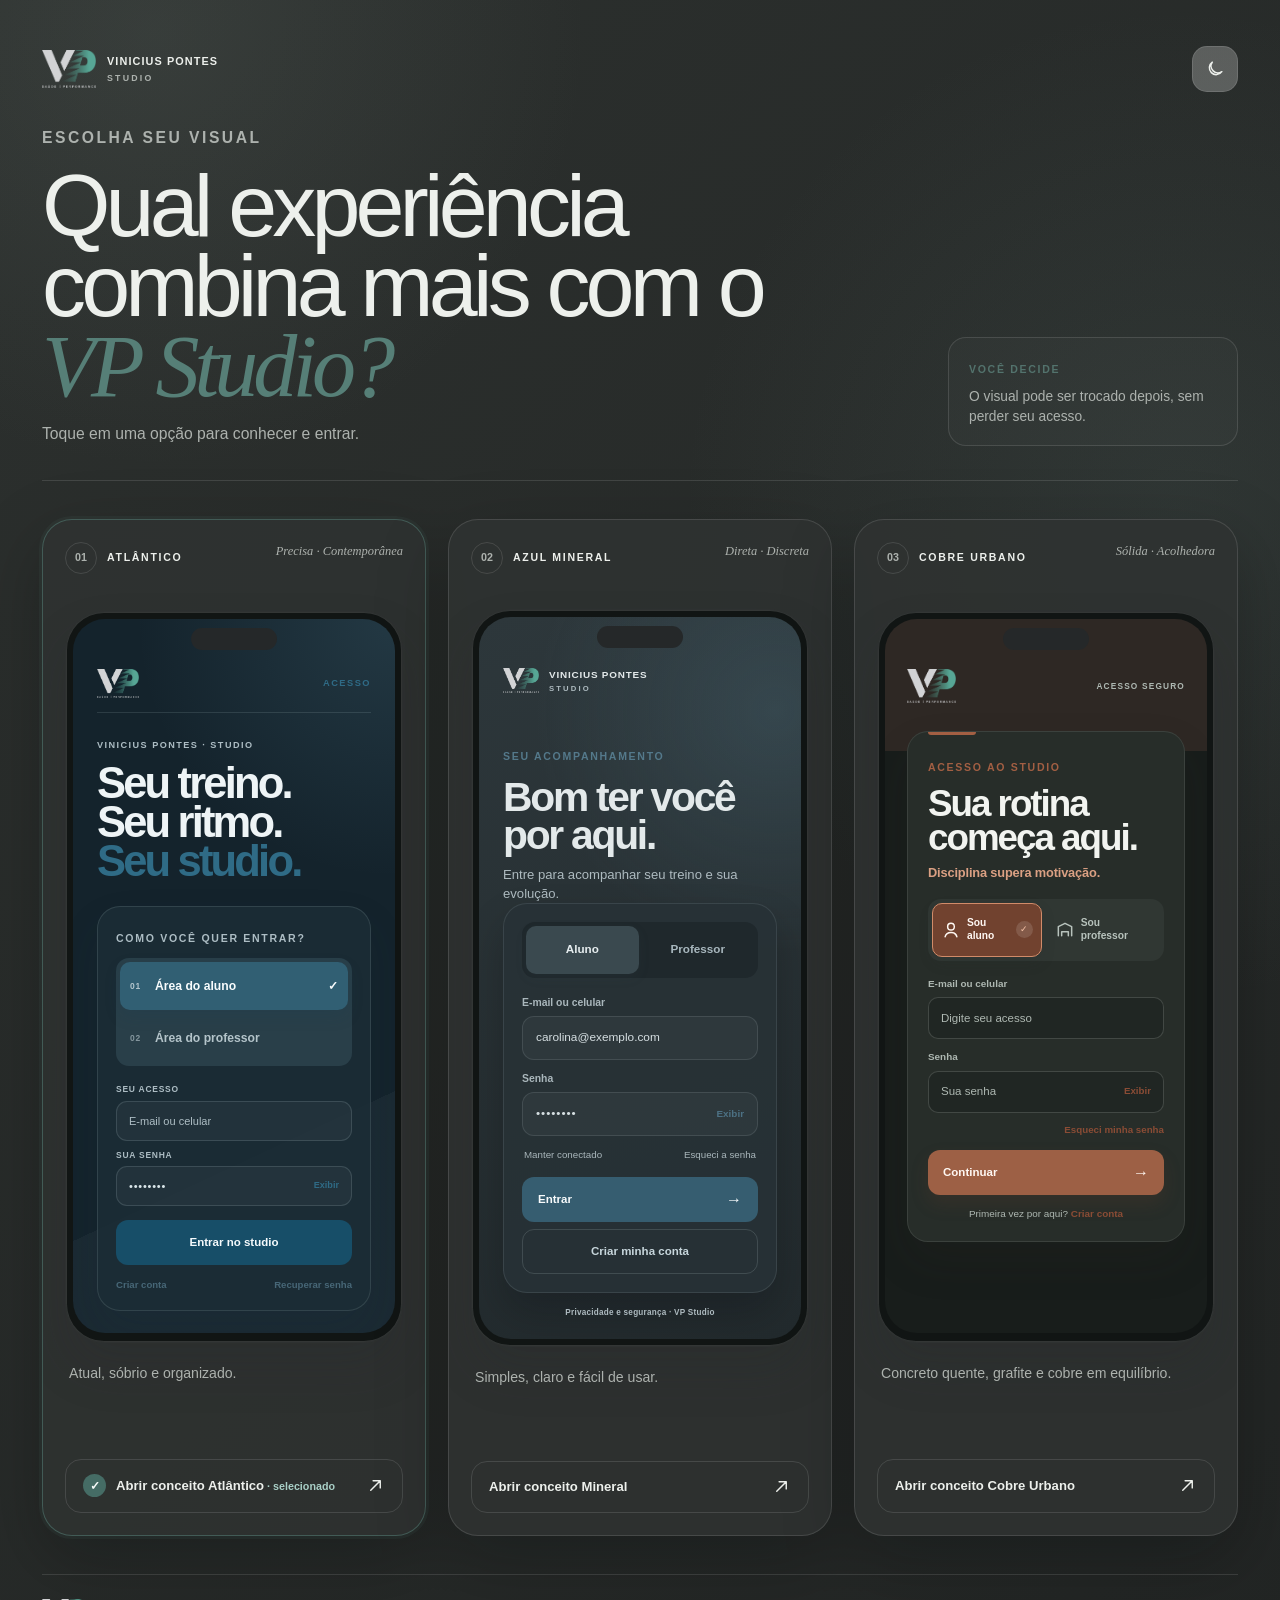
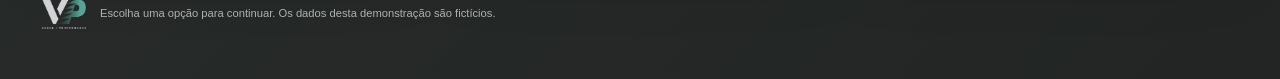
<file: index.html>
<!doctype html>
<html lang="pt-BR" data-experience="editorial" data-theme="dark">
  <head>
    <meta charset="UTF-8" />
    <meta name="viewport" content="width=device-width, initial-scale=1, viewport-fit=cover" />
    <meta name="theme-color" content="#14232c" />
    <meta name="description" content="Aplicativo de homologação do Vinicius Pontes Studio." />
    <meta name="apple-mobile-web-app-capable" content="yes" />
    <meta name="apple-mobile-web-app-status-bar-style" content="default" />
    <meta name="apple-mobile-web-app-title" content="VP Studio" />
    <link rel="manifest" href="manifest.webmanifest" />
    <link rel="apple-touch-icon" href="assets/icons/icon-192.png" />
    <link rel="stylesheet" href="styles.css?v=14" />
    <link rel="stylesheet" href="experience-tokens.css?v=14" />
    <link rel="stylesheet" href="login-options.css?v=14" id="experience-picker-styles" />
    <title>VP Studio</title>
  </head>
  <body>
    <svg class="icon-library" aria-hidden="true">
      <symbol id="icon-home" viewBox="0 0 24 24">
        <path d="M3.5 10.7 12 3.8l8.5 6.9v9H4v-9Z" />
        <path d="M9.2 19.7v-5.5h5.6v5.5" />
      </symbol>
      <symbol id="icon-calendar" viewBox="0 0 24 24">
        <path d="M4 6.8h16v13H4zM7.5 3.5v6M16.5 3.5v6M4 10.5h16" />
      </symbol>
      <symbol id="icon-workout" viewBox="0 0 24 24">
        <path d="M7 7.2v9.6M4 9v6M17 7.2v9.6M20 9v6M7 12h10" />
      </symbol>
      <symbol id="icon-chart" viewBox="0 0 24 24">
        <path d="M4 19.5V5M4 19.5h16M7.5 16l3.2-4.1 3 1.9 5-7" />
      </symbol>
      <symbol id="icon-user" viewBox="0 0 24 24">
        <circle cx="12" cy="8" r="4" />
        <path d="M4.8 20c.8-4 3.2-6 7.2-6s6.4 2 7.2 6" />
      </symbol>
      <symbol id="icon-users" viewBox="0 0 24 24">
        <circle cx="9" cy="8.5" r="3.4" />
        <path d="M3.5 19c.6-3.4 2.5-5.2 5.5-5.2s4.9 1.8 5.5 5.2M15 6.2a3.2 3.2 0 0 1 0 6.1M15.5 14.3c2.8.2 4.5 1.7 5 4.7" />
      </symbol>
      <symbol id="icon-plus" viewBox="0 0 24 24">
        <path d="M12 4v16M4 12h16" />
      </symbol>
      <symbol id="icon-bell" viewBox="0 0 24 24">
        <path d="M18.2 9.9c0-3.8-2.2-6.2-6.2-6.2S5.8 6.1 5.8 9.9c0 4.8-1.8 5.4-2.2 7.1h16.8c-.4-1.7-2.2-2.3-2.2-7.1ZM9.4 20h5.2" />
      </symbol>
      <symbol id="icon-sun" viewBox="0 0 24 24">
        <circle cx="12" cy="12" r="4" />
        <path d="M12 2v2.2M12 19.8V22M2 12h2.2M19.8 12H22M4.9 4.9l1.6 1.6M17.5 17.5l1.6 1.6M19.1 4.9l-1.6 1.6M6.5 17.5l-1.6 1.6" />
      </symbol>
      <symbol id="icon-moon" viewBox="0 0 24 24">
        <path d="M20.2 15.2A8.2 8.2 0 0 1 8.8 3.8a8.2 8.2 0 1 0 11.4 11.4Z" />
      </symbol>
      <symbol id="icon-arrow" viewBox="0 0 24 24">
        <path d="M5 12h14M14 7l5 5-5 5" />
      </symbol>
      <symbol id="icon-back" viewBox="0 0 24 24">
        <path d="m14.5 5-7 7 7 7" />
      </symbol>
      <symbol id="icon-check" viewBox="0 0 24 24">
        <path d="m5 12.5 4.4 4.4L19.5 7" />
      </symbol>
      <symbol id="icon-credit" viewBox="0 0 24 24">
        <rect x="3.5" y="5" width="17" height="14" rx="2.5" />
        <path d="M3.5 9.5h17M7 15h4" />
      </symbol>
      <symbol id="icon-clock" viewBox="0 0 24 24">
        <circle cx="12" cy="12" r="8.5" />
        <path d="M12 7v5l3.5 2" />
      </symbol>
      <symbol id="icon-more" viewBox="0 0 24 24">
        <circle cx="5" cy="12" r="1" />
        <circle cx="12" cy="12" r="1" />
        <circle cx="19" cy="12" r="1" />
      </symbol>
      <symbol id="icon-search" viewBox="0 0 24 24">
        <circle cx="10.5" cy="10.5" r="6.5" />
        <path d="m15.5 15.5 4.5 4.5" />
      </symbol>
      <symbol id="icon-lock" viewBox="0 0 24 24">
        <rect x="5" y="10" width="14" height="10" rx="2" />
        <path d="M8 10V7.8a4 4 0 0 1 8 0V10" />
      </symbol>
      <symbol id="icon-download" viewBox="0 0 24 24">
        <path d="M12 3.5v11M7.5 10l4.5 4.5 4.5-4.5M4 19.5h16" />
      </symbol>
      <symbol id="icon-log-out" viewBox="0 0 24 24">
        <path d="M10 4H5v16h5M14 8l4 4-4 4M8 12h10" />
      </symbol>
      <symbol id="icon-palette" viewBox="0 0 24 24">
        <path d="M12 3.5a8.5 8.5 0 1 0 0 17h1.2a1.7 1.7 0 0 0 1.3-2.8 1.7 1.7 0 0 1 1.3-2.8H18a3.5 3.5 0 0 0 3.5-3.5A7.9 7.9 0 0 0 12 3.5Z" />
        <circle cx="7.8" cy="10" r=".8" />
        <circle cx="10.2" cy="6.9" r=".8" />
        <circle cx="14.2" cy="7" r=".8" />
        <circle cx="16.6" cy="10.1" r=".8" />
      </symbol>
      <symbol id="icon-close" viewBox="0 0 24 24">
        <path d="m6 6 12 12M18 6 6 18" />
      </symbol>
    </svg>

    <main id="app">
      <section class="experience-screen is-active" id="experience-screen" aria-labelledby="experience-title">
        <div class="concept-page">
          <header class="concept-header">
            <div class="concept-topbar">
              <div class="concept-brand" aria-label="Vinicius Pontes Studio">
                <img src="assets/brand/vp-logo-gradient.png" alt="" />
                <span>VINICIUS PONTES<small>STUDIO</small></span>
              </div>
              <button class="picker-theme-control" type="button" data-theme-toggle aria-label="Ativar tema escuro">
                <svg class="theme-icon theme-icon--light"><use href="#icon-sun"></use></svg>
                <svg class="theme-icon theme-icon--dark"><use href="#icon-moon"></use></svg>
              </button>
            </div>

            <div class="concept-heading">
              <p class="kicker">ESCOLHA SEU VISUAL</p>
              <h1 id="experience-title">Qual experiência combina mais com o <em>VP Studio?</em></h1>
              <p>Toque em uma opção para conhecer e entrar.</p>
            </div>

            <aside class="review-note">
              <span>VOCÊ DECIDE</span>
              <p>O visual pode ser trocado depois, sem perder seu acesso.</p>
            </aside>
          </header>

          <section class="concept-grid" aria-label="Alternativas para a tela de acesso">
            <article class="concept-card concept-card--editorial">
              <header class="concept-card__header">
                <div>
                  <span class="concept-number">01</span>
                  <p>ATLÂNTICO</p>
                </div>
                <span class="concept-tone">Precisa · Contemporânea</span>
              </header>

              <div class="phone-frame">
                <section class="login-preview login-preview--editorial" aria-label="Prévia do conceito Atlântico">
                  <header class="editorial-top">
                    <img src="assets/brand/vp-logo-gradient.png" alt="VP Studio" />
                    <span>ACESSO</span>
                  </header>

                  <div class="editorial-title">
                    <p>VINICIUS PONTES · STUDIO</p>
                    <h2>Seu treino.<br />Seu ritmo.<br /><em>Seu studio.</em></h2>
                  </div>

                  <div class="editorial-access">
                    <span class="editorial-label">COMO VOCÊ QUER ENTRAR?</span>
                    <div class="editorial-roles" role="group" aria-label="Tipo de acesso">
                      <button class="is-active" type="button" data-preview-experience="editorial" data-preview-role="student" aria-pressed="true"><b>01</b> Área do aluno <i aria-hidden="true">✓</i></button>
                      <button type="button" data-preview-experience="editorial" data-preview-role="coach" aria-pressed="false"><b>02</b> Área do professor <i aria-hidden="true">✓</i></button>
                    </div>
                    <label class="editorial-field">
                      <span>SEU ACESSO</span>
                      <span class="editorial-input">E-mail ou celular</span>
                    </label>
                    <label class="editorial-field">
                      <span>SUA SENHA</span>
                      <span class="editorial-input editorial-input--password">•••••••• <b>Exibir</b></span>
                    </label>
                    <span class="editorial-primary">Entrar no studio</span>
                    <div class="editorial-links">
                      <span>Criar conta</span>
                      <span>Recuperar senha</span>
                    </div>
                  </div>
                </section>
              </div>

              <p class="concept-description">Atual, sóbrio e organizado.</p>
              <button class="open-concept" type="button" data-experience-choice="editorial">
                <span>Abrir conceito Atlântico</span>
                <svg viewBox="0 0 24 24" aria-hidden="true"><path d="M6 18 18 6M9 6h9v9" /></svg>
              </button>
            </article>

            <article class="concept-card concept-card--mineral">
              <header class="concept-card__header">
                <div>
                  <span class="concept-number">02</span>
                  <p>AZUL MINERAL</p>
                </div>
                <span class="concept-tone">Direta · Discreta</span>
              </header>

              <div class="phone-frame">
                <section class="login-preview login-preview--mineral" aria-label="Prévia do conceito Azul Mineral">
                  <header class="mineral-brand">
                    <img src="assets/brand/vp-logo-gradient.png" alt="VP Studio" />
                    <span><strong>VINICIUS PONTES</strong><small>STUDIO</small></span>
                  </header>

                  <div class="mineral-intro">
                    <span class="screen-label">SEU ACOMPANHAMENTO</span>
                    <h2>Bom ter você<br />por aqui.</h2>
                    <p>Entre para acompanhar seu treino e sua evolução.</p>
                  </div>

                  <div class="mineral-form">
                    <div class="role-segment" role="group" aria-label="Tipo de acesso">
                      <button class="is-active" type="button" data-preview-experience="mineral" data-preview-role="student" aria-pressed="true">Aluno</button>
                      <button type="button" data-preview-experience="mineral" data-preview-role="coach" aria-pressed="false">Professor</button>
                    </div>
                    <label class="preview-field">
                      <span>E-mail ou celular</span>
                      <span class="input-surface">carolina@exemplo.com</span>
                    </label>
                    <label class="preview-field">
                      <span>Senha</span>
                      <span class="input-surface input-surface--password">•••••••• <b>Exibir</b></span>
                    </label>
                    <div class="form-assist">
                      <span>Manter conectado</span>
                      <span>Esqueci a senha</span>
                    </div>
                    <span class="preview-primary">Entrar <b aria-hidden="true">→</b></span>
                    <span class="preview-secondary">Criar minha conta</span>
                  </div>

                  <footer class="preview-footer">Privacidade e segurança · VP Studio</footer>
                </section>
              </div>

              <p class="concept-description">Simples, claro e fácil de usar.</p>
              <button class="open-concept" type="button" data-experience-choice="mineral">
                <span>Abrir conceito Mineral</span>
                <svg viewBox="0 0 24 24" aria-hidden="true"><path d="M6 18 18 6M9 6h9v9" /></svg>
              </button>
            </article>

            <article class="concept-card concept-card--terracota">
              <header class="concept-card__header">
                <div>
                  <span class="concept-number">03</span>
                  <p>COBRE URBANO</p>
                </div>
                <span class="concept-tone">Sólida · Acolhedora</span>
              </header>

              <div class="phone-frame">
                <section class="login-preview login-preview--terracota" aria-label="Prévia do conceito Cobre Urbano">
                  <header class="clay-topbar">
                    <span class="clay-mark"><img src="assets/brand/vp-logo-gradient.png" alt="VP Studio" /></span>
                    <span class="clay-support">ACESSO SEGURO</span>
                  </header>

                  <div class="clay-panel">
                    <div class="clay-message">
                      <span class="screen-label">ACESSO AO STUDIO</span>
                      <h2>Sua rotina<br />começa aqui.</h2>
                      <p>Disciplina supera motivação.</p>
                    </div>
                    <div class="role-cards" role="group" aria-label="Tipo de acesso">
                      <button class="role-card is-active" type="button" data-preview-experience="terracota" data-preview-role="student" aria-pressed="true">
                        <svg viewBox="0 0 24 24" aria-hidden="true"><path d="M12 12a4 4 0 1 0 0-8 4 4 0 0 0 0 8ZM5 20c.8-3.3 3.2-5 7-5s6.2 1.7 7 5" /></svg>
                        <b>Sou aluno</b>
                        <i aria-hidden="true">✓</i>
                      </button>
                      <button class="role-card" type="button" data-preview-experience="terracota" data-preview-role="coach" aria-pressed="false">
                        <svg viewBox="0 0 24 24" aria-hidden="true"><path d="M4 19V8l8-4 8 4v11M8 19v-5h8v5" /></svg>
                        <b>Sou professor</b>
                        <i aria-hidden="true">✓</i>
                      </button>
                    </div>
                    <label class="clay-field">
                      <span>E-mail ou celular</span>
                      <span class="clay-input">Digite seu acesso</span>
                    </label>
                    <label class="clay-field">
                      <span>Senha</span>
                      <span class="clay-input clay-input--password">Sua senha <b>Exibir</b></span>
                    </label>
                    <span class="clay-forgot">Esqueci minha senha</span>
                    <span class="clay-primary">Continuar <b aria-hidden="true">→</b></span>
                    <p class="clay-account">Primeira vez por aqui? <strong>Criar conta</strong></p>
                  </div>
                </section>
              </div>

              <p class="concept-description">Concreto quente, grafite e cobre em equilíbrio.</p>
              <button class="open-concept" type="button" data-experience-choice="terracota">
                <span>Abrir conceito Cobre Urbano</span>
                <svg viewBox="0 0 24 24" aria-hidden="true"><path d="M6 18 18 6M9 6h9v9" /></svg>
              </button>
            </article>

          </section>

          <footer class="page-footer">
            <img src="assets/brand/vp-logo-gradient.png" alt="" />
            <p>Escolha uma opção para continuar. Os dados desta demonstração são fictícios.</p>
          </footer>
        </div>
      </section>

      <section class="login-screen" id="login-screen" aria-labelledby="login-title" hidden>
        <aside class="login-story" aria-label="Apresentação do studio">
          <div class="login-story__brand">
            <img src="assets/brand/vp-logo-gradient.png" alt="Vinicius Pontes Studio" />
            <span>SAÚDE <i></i> PERFORMANCE</span>
          </div>
          <div class="login-story__copy">
            <span class="overline">ACOMPANHAMENTO INDIVIDUAL</span>
            <h1>Disciplina supera motivação.</h1>
            <p>Treinos, horários e acompanhamento em um só acesso.</p>
          </div>
          <div class="login-story__status">
            <span>AMBIENTE DE TESTES</span>
            <strong>Use apenas dados fictícios</strong>
          </div>
        </aside>

        <section class="login-panel">
          <header class="login-panel__header">
            <a class="mobile-brand" href="index.html" aria-label="VP Studio">
              <img src="assets/brand/vp-logo-gradient.png" alt="" />
              <span>VINICIUS PONTES<small>STUDIO</small></span>
            </a>
            <div class="login-panel__controls">
              <button class="icon-control" type="button" data-open-experience aria-label="Trocar visual">
                <svg><use href="#icon-palette"></use></svg>
              </button>
              <button class="icon-control theme-control" type="button" data-theme-toggle aria-label="Ativar tema escuro">
                <svg class="theme-icon theme-icon--light"><use href="#icon-sun"></use></svg>
                <svg class="theme-icon theme-icon--dark"><use href="#icon-moon"></use></svg>
              </button>
            </div>
          </header>

          <div class="login-panel__body">
            <div class="login-heading">
              <span class="overline">ACESSO AO STUDIO</span>
              <h2 id="login-title" tabindex="-1">Boas-vindas.</h2>
              <p class="login-motto">Disciplina supera motivação.</p>
              <p class="login-instruction">Escolha seu perfil para continuar.</p>
            </div>

            <div class="role-selector" role="group" aria-label="Perfil de acesso">
              <button class="role-selector__item is-active" type="button" data-access-role="student" aria-pressed="true">
                <svg><use href="#icon-user"></use></svg>
                <span><strong>Aluno</strong><small>Treinos e acompanhamento</small></span>
                <span class="role-selector__state" aria-hidden="true"><svg><use href="#icon-check"></use></svg></span>
              </button>
              <button class="role-selector__item" type="button" data-access-role="coach" aria-pressed="false">
                <svg><use href="#icon-users"></use></svg>
                <span><strong>Professor</strong><small>Gestão do studio</small></span>
                <span class="role-selector__state" aria-hidden="true"><svg><use href="#icon-check"></use></svg></span>
              </button>
            </div>
            <p class="role-selection-summary" aria-live="polite">
              <span>Perfil selecionado</span>
              <strong id="selected-role-label">Aluno</strong>
            </p>

            <form class="login-form" id="login-form">
              <label class="field">
                <span>E-mail ou celular</span>
                <input id="login-identity" name="identity" type="text" value="carolina@vpstudio.com.br" autocomplete="username" required />
              </label>
              <label class="field">
                <span>Senha</span>
                <span class="field__password">
                  <input id="login-password" name="password" type="password" value="homologacao" autocomplete="current-password" required />
                  <button type="button" id="password-toggle" aria-label="Mostrar senha">Mostrar</button>
                </span>
              </label>
              <div class="login-help">
                <label><input id="remember-profile" name="rememberProfile" type="checkbox" checked /> <span>Lembrar meu perfil neste aparelho</span></label>
                <button type="button" class="text-button" data-toast="Confira o e-mail cadastrado para recuperar sua senha.">Esqueci a senha</button>
              </div>
              <button class="button button--primary button--full" type="submit">
                Entrar
                <svg><use href="#icon-arrow"></use></svg>
              </button>
            </form>

            <div class="login-separator"><span>PRIMEIRO ACESSO</span></div>
            <button class="button button--secondary button--full" type="button" data-route="account">
              Criar minha conta
            </button>
          </div>
        </section>
      </section>

      <section class="workspace-shell" id="workspace-shell" hidden>
        <aside class="app-rail" aria-label="Navegação principal">
          <button class="rail-brand" type="button" data-route="home" aria-label="Ir para o início">
            <img src="assets/brand/vp-logo-gradient.png" alt="VP" />
          </button>
          <div class="rail-context">
            <span>VINICIUS PONTES</span>
            <strong>Studio</strong>
            <small id="rail-role">Área do aluno</small>
          </div>
          <nav class="rail-nav" id="rail-nav"></nav>
          <div class="rail-footer">
            <button class="rail-action" type="button" id="install-app-button" hidden>
              <svg><use href="#icon-download"></use></svg>
              <span>Instalar aplicativo</span>
            </button>
            <button class="rail-action" type="button" data-theme-toggle>
              <svg class="theme-icon theme-icon--light"><use href="#icon-sun"></use></svg>
              <svg class="theme-icon theme-icon--dark"><use href="#icon-moon"></use></svg>
              <span>Tema</span>
            </button>
            <button class="rail-action" type="button" data-logout>
              <svg><use href="#icon-log-out"></use></svg>
              <span>Sair</span>
            </button>
          </div>
        </aside>

        <section class="workspace">
          <header class="workspace-header">
            <div class="mobile-app-brand">
              <img src="assets/brand/vp-logo-gradient.png" alt="VP" />
              <span id="mobile-context">STUDIO</span>
            </div>
            <div class="workspace-title">
              <span id="page-overline">VISÃO GERAL</span>
              <h1 id="page-title">Início</h1>
            </div>
            <div class="workspace-actions">
              <span class="environment-badge">AVALIAÇÃO</span>
              <button class="icon-control workspace-theme-control" type="button" data-theme-toggle aria-label="Ativar tema escuro">
                <svg class="theme-icon theme-icon--light"><use href="#icon-sun"></use></svg>
                <svg class="theme-icon theme-icon--dark"><use href="#icon-moon"></use></svg>
              </button>
              <button class="icon-control" type="button" data-toast="Lembretes: check-in de hoje e aula às 18:30." aria-label="Notificações">
                <svg><use href="#icon-bell"></use></svg>
              </button>
              <button class="profile-chip" type="button" data-account-menu aria-haspopup="dialog" aria-label="Abrir conta">
                <span id="header-avatar">CM</span>
                <span><strong id="header-name">Carolina Mendes</strong><small id="header-role">Aluno</small></span>
              </button>
            </div>
          </header>

          <main class="workspace-content">
            <section class="app-view is-active" data-view="student-home">
              <header class="page-intro">
                <div>
                  <span class="overline">TERÇA, 28 DE JULHO</span>
                  <h2>Bom dia, Carolina.</h2>
                  <p class="daily-line">Técnica primeiro. Carga depois.</p>
                </div>
                <button class="button button--secondary desktop-only" type="button" data-route="agenda">
                  Ver agenda
                  <svg><use href="#icon-arrow"></use></svg>
                </button>
              </header>

              <button class="wellness-hero" type="button" data-route="wellness" id="wellness-hero">
                <span class="wellness-hero__status">
                  <i></i>
                  <small>CHECK-IN DE HOJE</small>
                  <strong id="wellness-status-title">Pendente</strong>
                </span>
                <span class="wellness-hero__copy">
                  <strong id="wellness-question-title">Como seu corpo está hoje?</strong>
                  <span id="wellness-question-helper">Sono, energia, recuperação e desconfortos em poucos passos.</span>
                </span>
                <span class="wellness-hero__action">
                  <b id="wellness-action-label">Responder agora</b>
                  <svg><use href="#icon-arrow"></use></svg>
                </span>
              </button>

              <section class="dashboard-grid dashboard-grid--student">
                <article class="card next-session-card">
                  <header class="card-header">
                    <span class="card-kicker">PRÓXIMA AULA</span>
                    <span class="status-pill status-pill--confirmed">Confirmada</span>
                  </header>
                  <div class="session-time">
                    <strong>18:30</strong>
                    <span><b>Hoje</b><small>Treino individual</small></span>
                  </div>
                  <div class="session-meta">
                    <span>Vinicius Pontes</span>
                    <span>50 min</span>
                  </div>
                  <button class="card-link" type="button" data-route="agenda">
                    Ver detalhes
                    <svg><use href="#icon-arrow"></use></svg>
                  </button>
                </article>

                <article class="card current-workout-card">
                  <header class="card-header">
                    <span class="card-kicker">TREINO ATUAL</span>
                    <span class="status-pill">12 de 16</span>
                  </header>
                  <h3>Força e mobilidade</h3>
                  <p>Inferiores, core e estabilidade de ombros.</p>
                  <div class="progress-block">
                    <span><b>75%</b> do ciclo concluído</span>
                    <i><b style="width:75%"></b></i>
                  </div>
                  <button class="card-link" type="button" data-route="workout">
                    Abrir treino
                    <svg><use href="#icon-arrow"></use></svg>
                  </button>
                </article>

                <article class="card payment-card">
                  <header class="card-header">
                    <span class="card-kicker">FINANCEIRO</span>
                    <svg><use href="#icon-credit"></use></svg>
                  </header>
                  <strong>Mensalidade vence em 3 dias</strong>
                  <p>Vencimento em 31 de julho.</p>
                  <button class="card-link" type="button" data-toast="Abrindo mensalidade de julho.">
                    Ver mensalidade
                    <svg><use href="#icon-arrow"></use></svg>
                  </button>
                </article>
              </section>

              <section class="section-block">
                <header class="section-title">
                  <div>
                    <span class="overline">SEU MÊS</span>
                    <h3>Acompanhamento</h3>
                  </div>
                  <button class="text-button" type="button" data-route="evolution">Ver evolução</button>
                </header>
                <div class="metric-strip">
                  <article>
                    <span>Frequência</span>
                    <strong>86%</strong>
                    <small>12 de 14 aulas</small>
                  </article>
                  <article>
                    <span>Carga total</span>
                    <strong>+8,2%</strong>
                    <small>em relação a junho</small>
                  </article>
                  <article>
                    <span>PSR média</span>
                    <strong>7,6</strong>
                    <small>últimos 14 dias</small>
                  </article>
                  <article>
                    <span>Sequência</span>
                    <strong>4</strong>
                    <small>semanas ativas</small>
                  </article>
                </div>
              </section>

              <section class="section-block">
                <header class="section-title">
                  <div>
                    <span class="overline">MURAL DO STUDIO</span>
                    <h3>Comunicados</h3>
                  </div>
                  <button class="text-button" type="button" data-toast="Comunicados atualizados.">Ver todos</button>
                </header>
                <div class="notice-grid">
                  <button class="notice-card" type="button" data-toast="As avaliações físicas podem ser agendadas pela agenda.">
                    <span>28 JUL</span>
                    <strong>Semana de avaliação física</strong>
                    <p>Horários extras disponíveis até sexta-feira.</p>
                  </button>
                  <button class="notice-card notice-card--quiet" type="button" data-toast="Abrindo desafio de frequência.">
                    <span>01 AGO</span>
                    <strong>Desafio de frequência</strong>
                    <p>Quatro semanas para construir uma rotina consistente.</p>
                  </button>
                </div>
              </section>
            </section>

            <section class="app-view" data-view="student-agenda">
              <header class="page-intro page-intro--compact">
                <div>
                  <span class="overline">AGENDA</span>
                  <h2>Suas próximas aulas</h2>
                  <p>Agende, remarque ou acompanhe suas recorrências.</p>
                </div>
                <button class="button button--primary" type="button" data-toast="Escolha um dia e horário para continuar.">
                  <svg><use href="#icon-plus"></use></svg>
                  Agendar aula
                </button>
              </header>
              <div class="date-strip" role="list" aria-label="Dias da semana">
                <button type="button"><span>SEG</span><strong>27</strong></button>
                <button class="is-active" type="button"><span>TER</span><strong>28</strong><i></i></button>
                <button type="button"><span>QUA</span><strong>29</strong></button>
                <button type="button"><span>QUI</span><strong>30</strong></button>
                <button type="button"><span>SEX</span><strong>31</strong></button>
                <button type="button"><span>SÁB</span><strong>01</strong></button>
              </div>
              <div class="schedule-list">
                <article class="schedule-item schedule-item--accent">
                  <time>18:30</time>
                  <span class="schedule-item__line"></span>
                  <div>
                    <span class="status-pill status-pill--confirmed">Confirmada</span>
                    <h3>Treino individual</h3>
                    <p>Vinicius Pontes · 50 min</p>
                  </div>
                  <button class="icon-control" type="button" data-toast="Detalhes desta aula abertos."><svg><use href="#icon-more"></use></svg></button>
                </article>
                <article class="schedule-item">
                  <time>17:45</time>
                  <span class="schedule-item__line"></span>
                  <div>
                    <span class="status-pill">Recorrente</span>
                    <h3>Treino individual</h3>
                    <p>Quinta, 30 de julho · 60 min</p>
                  </div>
                  <button class="icon-control" type="button" data-toast="Detalhes desta aula abertos."><svg><use href="#icon-more"></use></svg></button>
                </article>
                <article class="schedule-item">
                  <time>09:00</time>
                  <span class="schedule-item__line"></span>
                  <div>
                    <span class="status-pill status-pill--attention">Avaliação</span>
                    <h3>Avaliação física</h3>
                    <p>Sábado, 1 de agosto · 45 min</p>
                  </div>
                  <button class="icon-control" type="button" data-toast="Detalhes desta avaliação abertos."><svg><use href="#icon-more"></use></svg></button>
                </article>
              </div>
            </section>

            <section class="app-view" data-view="student-workout">
              <header class="page-intro page-intro--compact">
                <div>
                  <span class="overline">CICLO 03 · TREINO 12</span>
                  <h2>Força e mobilidade</h2>
                  <p>Atualizado por Vinicius em 27 de julho.</p>
                </div>
                <span class="workout-duration"><svg><use href="#icon-clock"></use></svg> 52 min</span>
              </header>
              <div class="workout-summary">
                <div><span>Exercícios</span><strong>7</strong></div>
                <div><span>Séries</span><strong>24</strong></div>
                <div><span>Ênfase</span><strong>Inferiores</strong></div>
                <div><span>Última PSE</span><strong>7/10</strong></div>
              </div>
              <div class="exercise-list">
                <article>
                  <span class="exercise-order">01</span>
                  <div class="exercise-thumb"><span>AG</span></div>
                  <div><h3>Agachamento livre</h3><p>4 séries · 8 repetições · 42 kg</p></div>
                  <button class="icon-control" type="button" data-toast="Abrindo agachamento livre."><svg><use href="#icon-arrow"></use></svg></button>
                </article>
                <article>
                  <span class="exercise-order">02</span>
                  <div class="exercise-thumb"><span>LG</span></div>
                  <div><h3>Leg press 45°</h3><p>4 séries · 10 repetições · 120 kg</p></div>
                  <button class="icon-control" type="button" data-toast="Abrindo leg press 45°."><svg><use href="#icon-arrow"></use></svg></button>
                </article>
                <article>
                  <span class="exercise-order">03</span>
                  <div class="exercise-thumb"><span>ST</span></div>
                  <div><h3>Stiff com halteres</h3><p>3 séries · 10 repetições · 18 kg</p></div>
                  <button class="icon-control" type="button" data-toast="Abrindo stiff com halteres."><svg><use href="#icon-arrow"></use></svg></button>
                </article>
                <article>
                  <span class="exercise-order">04</span>
                  <div class="exercise-thumb"><span>RM</span></div>
                  <div><h3>Remada baixa</h3><p>3 séries · 12 repetições · 32 kg</p></div>
                  <button class="icon-control" type="button" data-toast="Abrindo remada baixa."><svg><use href="#icon-arrow"></use></svg></button>
                </article>
              </div>
              <button class="button button--primary button--start" type="button" id="start-workout">
                Iniciar treino
                <svg><use href="#icon-arrow"></use></svg>
              </button>
            </section>

            <section class="app-view" data-view="student-evolution">
              <header class="page-intro page-intro--compact">
                <div>
                  <span class="overline">HISTÓRICO COMPLETO</span>
                  <h2>Sua evolução</h2>
                  <p>Veja seu histórico de cargas, frequência e medidas.</p>
                </div>
                <select class="period-select" aria-label="Período dos gráficos">
                  <option>Últimos 3 meses</option>
                  <option>Últimos 6 meses</option>
                  <option>Último ano</option>
                </select>
              </header>
              <div class="chart-grid">
                <article class="card chart-card chart-card--wide">
                  <header class="card-header">
                    <div><span class="card-kicker">CARGA TOTAL</span><strong>+18,4%</strong></div>
                    <span class="chart-key"><i></i> Quilos movimentados</span>
                  </header>
                  <svg class="line-chart" viewBox="0 0 720 260" preserveAspectRatio="none" role="img" aria-label="Carga total crescente de maio a julho">
                    <defs>
                      <linearGradient id="studentArea" x1="0" x2="0" y1="0" y2="1">
                        <stop offset="0" stop-color="var(--accent)" stop-opacity=".28" />
                        <stop offset="1" stop-color="var(--accent)" stop-opacity="0" />
                      </linearGradient>
                    </defs>
                    <g class="chart-grid-lines"><path d="M8 40H712M8 100H712M8 160H712M8 220H712" /></g>
                    <path class="chart-area-fill" d="M8 210C96 194 111 173 184 181s111-70 176-60 91-44 176-26 103-40 176-55V260H8Z" fill="url(#studentArea)" />
                    <path class="chart-main-line" d="M8 210C96 194 111 173 184 181s111-70 176-60 91-44 176-26 103-40 176-55" />
                    <g class="chart-points"><circle cx="184" cy="181" r="5" /><circle cx="360" cy="121" r="5" /><circle cx="536" cy="95" r="5" /><circle cx="712" cy="40" r="5" /></g>
                  </svg>
                  <div class="chart-labels"><span>MAI</span><span>JUN</span><span>JUL</span><span>AGO</span></div>
                </article>
                <article class="card chart-card">
                  <header class="card-header"><div><span class="card-kicker">FREQUÊNCIA</span><strong>86%</strong></div></header>
                  <div class="donut-chart" style="--value:86"><span><strong>12</strong><small>de 14 aulas</small></span></div>
                  <p>Meta mensal: 85%</p>
                </article>
                <article class="card chart-card">
                  <header class="card-header"><div><span class="card-kicker">RECUPERAÇÃO</span><strong>7,6</strong></div></header>
                  <div class="bar-chart" aria-label="PSR dos últimos sete dias">
                    <i style="--bar:62%"></i><i style="--bar:78%"></i><i style="--bar:70%"></i><i style="--bar:85%"></i><i style="--bar:74%"></i><i style="--bar:90%"></i><i style="--bar:80%"></i>
                  </div>
                  <div class="week-labels"><span>S</span><span>T</span><span>Q</span><span>Q</span><span>S</span><span>S</span><span>D</span></div>
                </article>
                <article class="card chart-card chart-card--wide">
                  <header class="card-header">
                    <div><span class="card-kicker">MEDIDAS CORPORAIS</span><strong>Histórico</strong></div>
                    <button class="text-button" type="button" data-toast="Avaliações físicas selecionadas.">Abrir avaliações</button>
                  </header>
                  <div class="measure-table">
                    <div><span>Medida</span><span>Mai</span><span>Jun</span><span>Jul</span><span>Variação</span></div>
                    <div><strong>Cintura</strong><span>78 cm</span><span>76 cm</span><span>74 cm</span><b>-4 cm</b></div>
                    <div><strong>Quadril</strong><span>102 cm</span><span>101 cm</span><span>100 cm</span><b>-2 cm</b></div>
                    <div><strong>Coxa</strong><span>57 cm</span><span>58 cm</span><span>59 cm</span><b>+2 cm</b></div>
                  </div>
                </article>
              </div>
            </section>

            <section class="app-view" data-view="student-profile">
              <header class="page-intro page-intro--compact">
                <div>
                  <span class="overline">CONTA E PREFERÊNCIAS</span>
                  <h2>Meu perfil</h2>
                  <p>Dados pessoais, acompanhamento e privacidade.</p>
                </div>
              </header>
              <div class="profile-layout">
                <article class="profile-summary card">
                  <div class="profile-summary__avatar">CM</div>
                  <h3>Carolina Mendes</h3>
                  <p>Aluna desde março de 2025</p>
                  <span class="status-pill status-pill--confirmed">Plano ativo</span>
                </article>
                <div class="settings-list">
                  <button type="button" data-toast="Edição de dados pessoais aberta."><span><strong>Dados pessoais</strong><small>Nome, contato e data de nascimento</small></span><svg><use href="#icon-arrow"></use></svg></button>
                  <button type="button" data-toast="Preferências de acompanhamento abertas."><span><strong>Acompanhamento</strong><small>Modelo corporal, ciclo e permissões</small></span><svg><use href="#icon-arrow"></use></svg></button>
                  <button type="button" data-toast="Histórico de formulários aberto."><span><strong>Formulários e avaliações</strong><small>Versões respondidas e novas solicitações</small></span><svg><use href="#icon-arrow"></use></svg></button>
                  <button type="button" data-toast="Central de privacidade aberta."><span><strong>Privacidade e segurança</strong><small>Senha, sessões e uso dos seus dados</small></span><svg><use href="#icon-arrow"></use></svg></button>
                  <button type="button" id="mobile-install-row"><span><strong>Instalar neste aparelho</strong><small>Acesso pela tela inicial, sem depender do navegador</small></span><svg><use href="#icon-download"></use></svg></button>
                  <button type="button" data-logout><span><strong>Sair da conta</strong><small>Encerrar esta sessão de homologação</small></span><svg><use href="#icon-log-out"></use></svg></button>
                </div>
              </div>
            </section>

            <section class="app-view wellness-view" data-view="wellness">
              <header class="flow-header">
                <button class="back-control" type="button" data-route="home" aria-label="Voltar ao início">
                  <svg><use href="#icon-back"></use></svg>
                </button>
                <div>
                  <span class="overline">CHECK-IN DIÁRIO</span>
                  <h2>Seu bem-estar</h2>
                </div>
                <span class="flow-step" id="wellness-step-label">1 de 9</span>
              </header>
              <div class="flow-progress" aria-hidden="true"><i id="wellness-progress"></i></div>
              <section class="wellness-stage" id="wellness-stage" aria-live="polite"></section>
              <footer class="flow-actions">
                <button class="button button--secondary" type="button" id="wellness-back">Voltar</button>
                <button class="button button--primary" type="button" id="wellness-next">
                  Continuar
                  <svg><use href="#icon-arrow"></use></svg>
                </button>
              </footer>
              <p class="flow-privacy">
                Nesta demonstração, as respostas ficam somente neste aparelho. Use apenas dados fictícios.
              </p>
            </section>

            <section class="app-view" data-view="coach-home">
              <header class="page-intro">
                <div>
                  <span class="overline">TERÇA, 28 DE JULHO</span>
                  <h2>Bom dia, Vinicius.</h2>
                  <p>Há 3 registros recentes para consultar antes das próximas aulas.</p>
                </div>
                <button class="button button--primary" type="button" data-route="training">
                  <svg><use href="#icon-plus"></use></svg>
                  Novo treino
                </button>
              </header>

              <div class="coach-metrics">
                <article><span>ALUNOS ATIVOS</span><strong>42</strong><small>3 novos neste mês</small></article>
                <article><span>CHECK-INS HOJE</span><strong>31<small>/42</small></strong><i><b style="width:74%"></b></i></article>
                <article><span>AULAS HOJE</span><strong>9</strong><small>2 horários livres</small></article>
                <article class="coach-metrics__attention"><span>NOVOS REGISTROS</span><strong>3</strong><small>desde o último acesso</small></article>
              </div>

              <div class="coach-dashboard-grid">
                <article class="card attention-card">
                  <header class="section-title">
                    <div><span class="overline">ATUALIZAÇÕES DOS ALUNOS</span><h3>Registros recentes</h3></div>
                    <button class="text-button" type="button" data-route="students">Ver alunos</button>
                  </header>
                  <div class="attention-list">
                    <button type="button" data-toast="Histórico de Larissa aberto.">
                      <span class="list-avatar list-avatar--rose">LM</span>
                      <span><strong>Larissa Martins</strong><small>PSR 3 · dor lombar · hoje, 07:42</small></span>
                      <b class="reason-label reason-label--high">Dor sinalizada</b>
                    </button>
                    <button type="button" data-toast="Histórico de Rafael aberto.">
                      <span class="list-avatar list-avatar--blue">RB</span>
                      <span><strong>Rafael Brito</strong><small>3 faltas consecutivas · última aula em 17/07</small></span>
                      <b class="reason-label">3 faltas</b>
                    </button>
                    <button type="button" data-toast="Histórico de Carolina aberto.">
                      <span class="list-avatar list-avatar--sand">CM</span>
                      <span><strong>Carolina Mendes</strong><small>PSE 8 em 2 treinos · carga +12%</small></span>
                      <b class="reason-label">PSE elevada</b>
                    </button>
                  </div>
                </article>

                <article class="card collective-chart-card">
                  <header class="section-title">
                    <div><span class="overline">ÚLTIMOS 14 DIAS</span><h3>Média da PSR informada</h3></div>
                    <strong class="chart-value">7,8<small>/10</small></strong>
                  </header>
                  <svg class="line-chart line-chart--compact" viewBox="0 0 560 220" preserveAspectRatio="none" role="img" aria-label="Média da PSR informada no período">
                    <g class="chart-grid-lines"><path d="M0 40H560M0 100H560M0 160H560" /></g>
                    <path class="chart-main-line" d="M0 137C52 119 61 150 112 128s61-68 112-41 62 57 112 32 70-63 112-42 61 8 112-39" />
                    <g class="chart-points"><circle cx="448" cy="77" r="5" /><circle cx="560" cy="38" r="5" /></g>
                  </svg>
                  <div class="chart-labels"><span>15 JUL</span><span>21 JUL</span><span>28 JUL</span></div>
                </article>
              </div>

              <section class="section-block">
                <header class="section-title">
                  <div><span class="overline">PRÓXIMOS HORÁRIOS</span><h3>Agenda de hoje</h3></div>
                  <button class="text-button" type="button" data-route="coach-agenda">Agenda completa</button>
                </header>
                <div class="compact-agenda">
                  <article><time>16:00</time><i></i><span><strong>Avaliação física</strong><small>Mariana Costa · 45 min</small></span><b>1 aluno</b></article>
                  <article><time>18:30</time><i></i><span><strong>Treino individual</strong><small>Carolina Mendes · 50 min</small></span><b>1 aluno</b></article>
                  <article><time>19:30</time><i></i><span><strong>Treino individual</strong><small>Henrique Sousa · 60 min</small></span><b>1 aluno</b></article>
                </div>
              </section>
            </section>

            <section class="app-view" data-view="coach-students">
              <header class="page-intro page-intro--compact">
                <div><span class="overline">42 ALUNOS ATIVOS</span><h2>Alunos</h2><p>Histórico, treino e acompanhamento em um único registro.</p></div>
                <button class="button button--primary" type="button" data-toast="Novo convite de aluno."><svg><use href="#icon-plus"></use></svg> Convidar aluno</button>
              </header>
              <label class="search-field"><svg><use href="#icon-search"></use></svg><input type="search" id="student-search" placeholder="Buscar por nome ou objetivo" /></label>
              <div class="student-table" id="student-table">
                <div class="student-table__head"><span>Aluno</span><span>Último check-in</span><span>Próxima aula</span><span>Frequência</span><span>Status</span></div>
                <button type="button" data-student-name="Larissa Martins" data-toast="Histórico de Larissa aberto."><span><i class="list-avatar list-avatar--rose">LM</i><b>Larissa Martins<small>Força e qualidade de vida</small></b></span><span>PSR 3 · 07:42</span><span>Hoje, 17:30</span><span>82%</span><em class="reason-label reason-label--high">Dor informada</em></button>
                <button type="button" data-student-name="Carolina Mendes" data-toast="Histórico de Carolina aberto."><span><i class="list-avatar list-avatar--sand">CM</i><b>Carolina Mendes<small>Força e condicionamento</small></b></span><span>Pendente</span><span>Hoje, 18:30</span><span>86%</span><em class="reason-label">Ativa</em></button>
                <button type="button" data-student-name="Rafael Brito" data-toast="Histórico de Rafael aberto."><span><i class="list-avatar list-avatar--blue">RB</i><b>Rafael Brito<small>Condicionamento geral</small></b></span><span>Há 4 dias</span><span>Sexta, 08:00</span><span>61%</span><em class="reason-label reason-label--medium">3 faltas</em></button>
                <button type="button" data-student-name="Mariana Costa" data-toast="Histórico de Mariana aberto."><span><i class="list-avatar">MC</i><b>Mariana Costa<small>Mobilidade e saúde</small></b></span><span>PSR 8 · 06:55</span><span>Hoje, 16:00</span><span>92%</span><em class="reason-label">Ativa</em></button>
              </div>
            </section>

            <section class="app-view" data-view="coach-agenda">
              <header class="page-intro page-intro--compact">
                <div><span class="overline">GESTÃO DE HORÁRIOS</span><h2>Agenda do studio</h2><p>Treinos individuais, recorrências e avaliações físicas.</p></div>
                <button class="button button--primary" type="button" data-toast="Novo agendamento."><svg><use href="#icon-plus"></use></svg> Novo horário</button>
              </header>
              <div class="calendar-toolbar">
                <button class="icon-control" type="button" aria-label="Semana anterior"><svg><use href="#icon-back"></use></svg></button>
                <strong>27 de julho a 1 de agosto</strong>
                <button class="icon-control icon-control--next" type="button" aria-label="Próxima semana"><svg><use href="#icon-arrow"></use></svg></button>
                <button class="button button--secondary" type="button">Hoje</button>
              </div>
              <p class="calendar-mobile-hint">Deslize para ver os outros dias</p>
              <div class="coach-calendar" id="coach-calendar" role="region" aria-label="Agenda semanal; deslize para consultar os outros dias" tabindex="0">
                <div class="coach-calendar__times"><span>07:00</span><span>09:00</span><span>12:00</span><span>16:00</span><span>18:00</span><span>20:00</span></div>
                <div class="coach-calendar__day"><header><span>SEG</span><strong>27</strong></header><button style="--start:1;--span:1">Treino individual<small>Larissa</small></button><button style="--start:4;--span:1">Avaliação física<small>Mariana</small></button></div>
                <div class="coach-calendar__day is-today"><header><span>TER</span><strong>28</strong></header><button style="--start:1;--span:1">Treino individual<small>Rafael</small></button><button style="--start:4;--span:1">Avaliação física<small>Mariana</small></button><button style="--start:5;--span:1">Treino individual<small>Carolina</small></button></div>
                <div class="coach-calendar__day"><header><span>QUA</span><strong>29</strong></header><button style="--start:2;--span:1">Avaliação física<small>Bruno</small></button><button style="--start:5;--span:1">Treino individual<small>Carolina</small></button></div>
                <div class="coach-calendar__day"><header><span>QUI</span><strong>30</strong></header><button style="--start:1;--span:1">Treino individual<small>Henrique</small></button><button style="--start:4;--span:2">Avaliação física<small>Larissa</small></button></div>
                <div class="coach-calendar__day"><header><span>SEX</span><strong>31</strong></header><button style="--start:2;--span:1">Treino individual<small>Mariana</small></button><button style="--start:5;--span:1">Avaliação física<small>Rafael</small></button></div>
              </div>
            </section>

            <section class="app-view" data-view="coach-training">
              <header class="page-intro page-intro--compact">
                <div><span class="overline">PRESCRIÇÃO</span><h2>Montar treino</h2><p>Seleção manual ou sorteio por critérios definidos pelo professor.</p></div>
                <button class="button button--primary" type="button" id="publish-workout">Publicar treino</button>
              </header>
              <div class="builder-layout">
                <aside class="criteria-panel card">
                  <span class="card-kicker">CRITÉRIOS DO TREINO</span>
                  <label class="field"><span>Aluno</span><select><option>Carolina Mendes</option><option>Larissa Martins</option><option>Rafael Brito</option></select></label>
                  <label class="field"><span>Objetivo</span><select><option>Força e mobilidade</option><option>Condicionamento</option><option>Hipertrofia</option></select></label>
                  <div class="criteria-row"><label>Quadríceps<input type="number" value="1" min="0" max="5" /></label><label>Ombros<input type="number" value="2" min="0" max="5" /></label></div>
                  <div class="criteria-row"><label>Posterior<input type="number" value="1" min="0" max="5" /></label><label>Core<input type="number" value="1" min="0" max="5" /></label></div>
                  <button class="button button--secondary button--full" type="button" id="suggest-exercises">Sortear por critérios</button>
                  <p>O sorteio usa apenas a base cadastrada e os critérios acima. O professor sempre revisa antes de publicar.</p>
                </aside>
                <section class="builder-workout">
                  <header><span><b>Treino A</b><small>7 exercícios · 52 min</small></span><button class="text-button" type="button" data-toast="Biblioteca de exercícios aberta.">+ Adicionar exercício</button></header>
                  <div class="builder-list" id="builder-list">
                    <article draggable="true"><i>01</i><span><strong>Agachamento livre</strong><small>Quadríceps · 4 × 8</small></span><button class="icon-control" type="button"><svg><use href="#icon-more"></use></svg></button></article>
                    <article draggable="true"><i>02</i><span><strong>Elevação lateral</strong><small>Ombros · 3 × 12</small></span><button class="icon-control" type="button"><svg><use href="#icon-more"></use></svg></button></article>
                    <article draggable="true"><i>03</i><span><strong>Desenvolvimento com halteres</strong><small>Ombros · 3 × 10</small></span><button class="icon-control" type="button"><svg><use href="#icon-more"></use></svg></button></article>
                    <article draggable="true"><i>04</i><span><strong>Stiff com halteres</strong><small>Posterior · 3 × 10</small></span><button class="icon-control" type="button"><svg><use href="#icon-more"></use></svg></button></article>
                    <article draggable="true"><i>05</i><span><strong>Prancha frontal</strong><small>Core · 3 × 40 s</small></span><button class="icon-control" type="button"><svg><use href="#icon-more"></use></svg></button></article>
                  </div>
                </section>
              </div>
            </section>

            <section class="app-view" data-view="coach-reports">
              <header class="page-intro page-intro--compact">
                <div><span class="overline">DADOS DO STUDIO</span><h2>Relatórios</h2><p>Acompanhe frequência, check-ins e agenda do período.</p></div>
                <select class="period-select"><option>Últimos 30 dias</option><option>Últimos 90 dias</option></select>
              </header>
              <div class="chart-grid">
                <article class="card chart-card chart-card--wide">
                  <header class="card-header"><div><span class="card-kicker">FREQUÊNCIA COLETIVA</span><strong>84,2%</strong></div><span class="chart-key"><i></i> Presenças</span></header>
                  <svg class="line-chart" viewBox="0 0 720 260" preserveAspectRatio="none" role="img" aria-label="Frequência coletiva do período">
                    <g class="chart-grid-lines"><path d="M0 40H720M0 100H720M0 160H720M0 220H720" /></g>
                    <path class="chart-main-line" d="M0 165C78 140 105 176 180 135s98 5 180-42 108 38 180-16 105 5 180-54" />
                    <g class="chart-points"><circle cx="180" cy="135" r="5" /><circle cx="360" cy="93" r="5" /><circle cx="540" cy="77" r="5" /><circle cx="720" cy="23" r="5" /></g>
                  </svg>
                  <div class="chart-labels"><span>SEM 1</span><span>SEM 2</span><span>SEM 3</span><span>SEM 4</span></div>
                </article>
                <article class="card chart-card"><header class="card-header"><div><span class="card-kicker">ADESÃO AO CHECK-IN</span><strong>74%</strong></div></header><div class="donut-chart" style="--value:74"><span><strong>31</strong><small>de 42 hoje</small></span></div><p>+9 p.p. no período</p></article>
                <article class="card chart-card"><header class="card-header"><div><span class="card-kicker">OCUPAÇÃO DA AGENDA</span><strong>81%</strong></div></header><div class="bar-chart"><i style="--bar:72%"></i><i style="--bar:88%"></i><i style="--bar:80%"></i><i style="--bar:94%"></i><i style="--bar:76%"></i><i style="--bar:61%"></i><i style="--bar:20%"></i></div><div class="week-labels"><span>S</span><span>T</span><span>Q</span><span>Q</span><span>S</span><span>S</span><span>D</span></div></article>
                <article class="card chart-card chart-card--wide">
                  <header class="card-header"><div><span class="card-kicker">REGISTROS INFORMADOS</span><strong>Últimos 30 dias</strong></div></header>
                  <div class="reason-bars">
                    <div><span>PSR até 4</span><i><b style="width:78%"></b></i><strong>18</strong></div>
                    <div><span>Dor informada</span><i><b style="width:61%"></b></i><strong>14</strong></div>
                    <div><span>3 ou mais faltas</span><i><b style="width:39%"></b></i><strong>9</strong></div>
                    <div><span>PSE de 8 a 10</span><i><b style="width:30%"></b></i><strong>7</strong></div>
                  </div>
                </article>
              </div>
            </section>

            <section class="app-view account-view" data-view="account">
              <header class="flow-header">
                <button class="back-control" type="button" data-logout aria-label="Voltar ao acesso"><svg><use href="#icon-back"></use></svg></button>
                <div><span class="overline">PRIMEIRO ACESSO</span><h2>Criar conta</h2></div>
                <span class="flow-step">INFORMAÇÕES INICIAIS</span>
              </header>
              <div class="account-layout">
                <div class="account-intro">
                  <h3>Conte o necessário para preparar seu primeiro treino.</h3>
                  <p>Você poderá atualizar estas respostas ao iniciar um novo ciclo de treino.</p>
                  <ul><li><svg><use href="#icon-check"></use></svg> Objetivos e experiência</li><li><svg><use href="#icon-check"></use></svg> Saúde e restrições</li><li><svg><use href="#icon-check"></use></svg> Disponibilidade</li></ul>
                </div>
                <form class="account-form" id="account-form">
                  <label class="field"><span>Nome completo</span><input name="fullName" type="text" autocomplete="name" placeholder="Como podemos chamar você?" required /></label>
                  <div class="field-row">
                    <label class="field"><span>E-mail</span><input name="email" type="email" autocomplete="email" placeholder="voce@exemplo.com" required /></label>
                    <label class="field"><span>Celular</span><input name="phone" type="tel" autocomplete="tel" placeholder="(00) 00000-0000" required /></label>
                  </div>
                  <label class="field"><span>Crie uma senha</span><input name="password" type="password" autocomplete="new-password" minlength="8" placeholder="No mínimo 8 caracteres" required /></label>
                  <div class="field-row">
                    <label class="field"><span>Data de nascimento</span><input name="birthDate" type="date" required /></label>
                    <label class="field"><span>Modelo do mapa corporal</span><select name="profileSex" required><option value="">Selecionar</option><option value="female">Feminino</option><option value="male">Masculino</option><option value="later">Prefiro definir depois</option></select></label>
                  </div>
                  <label class="field"><span>Principal objetivo</span><select name="goal" required><option value="">Selecionar objetivo</option><option>Saúde e qualidade de vida</option><option>Força e condicionamento</option><option>Mobilidade</option><option>Performance específica</option></select></label>
                  <label class="field"><span>Conte um pouco sobre sua rotina</span><textarea name="routine" rows="4" placeholder="Trabalho, horários, experiência com treino e o que espera deste acompanhamento"></textarea></label>
                  <label class="consent-row"><input type="checkbox" required /><span>Confirmo que as informações usadas nesta demonstração são fictícias.</span></label>
                  <button class="button button--primary button--full" type="submit">Criar conta de demonstração <svg><use href="#icon-arrow"></use></svg></button>
                </form>
              </div>
            </section>
          </main>

          <nav class="mobile-tabbar" id="mobile-tabbar" aria-label="Navegação principal"></nav>
        </section>
      </section>
    </main>

    <div class="toast" id="toast" role="status" aria-live="polite">
      <svg><use href="#icon-check"></use></svg>
      <span></span>
      <button type="button" aria-label="Fechar">Fechar</button>
    </div>

    <dialog class="workout-dialog" id="workout-dialog">
      <button class="dialog-close" type="button" aria-label="Fechar">Fechar</button>
      <span class="overline">TREINO CONCLUÍDO</span>
      <h2>Como foi o esforço de hoje?</h2>
      <p>Registre a PSE para que o professor acompanhe sua resposta ao treino.</p>
      <div class="pse-scale" role="group" aria-label="Percepção subjetiva de esforço">
        <button type="button" data-pse="1">1<small>Muito leve</small></button>
        <button type="button" data-pse="2">2</button>
        <button type="button" data-pse="3">3</button>
        <button type="button" data-pse="4">4</button>
        <button type="button" data-pse="5">5<small>Moderado</small></button>
        <button type="button" data-pse="6">6</button>
        <button type="button" data-pse="7">7</button>
        <button type="button" data-pse="8">8</button>
        <button type="button" data-pse="9">9</button>
        <button type="button" data-pse="10">10<small>Máximo</small></button>
      </div>
      <button class="button button--primary button--full" type="button" id="save-pse" disabled>Salvar PSE</button>
    </dialog>

    <dialog class="account-dialog" id="account-dialog" aria-labelledby="account-dialog-title">
      <header class="account-dialog__header">
        <div>
          <span class="overline">CONTA</span>
          <h2 id="account-dialog-title">Acesso atual</h2>
        </div>
        <button class="icon-control dialog-close" type="button" data-account-close aria-label="Fechar">
          <svg><use href="#icon-close"></use></svg>
        </button>
      </header>
      <div class="account-dialog__identity">
        <span id="account-avatar">CM</span>
        <div>
          <strong id="account-name">Carolina Mendes</strong>
          <small id="account-role">Aluno</small>
        </div>
      </div>
      <div class="account-dialog__actions">
        <button type="button" data-account-profile>
          <svg><use href="#icon-user"></use></svg>
          <span><strong>Meu perfil</strong><small>Dados, preferências e privacidade</small></span>
          <svg><use href="#icon-arrow"></use></svg>
        </button>
        <button type="button" data-open-experience>
          <svg><use href="#icon-palette"></use></svg>
          <span><strong>Trocar visual</strong><small id="account-experience">Atlântico selecionado</small></span>
          <svg><use href="#icon-arrow"></use></svg>
        </button>
        <button class="account-dialog__logout" type="button" data-logout>
          <svg><use href="#icon-log-out"></use></svg>
          <span><strong>Sair da conta</strong><small>Encerrar esta sessão</small></span>
          <svg><use href="#icon-arrow"></use></svg>
        </button>
      </div>
    </dialog>

    <script type="module" src="app.js?v=14"></script>
  </body>
</html>
</file>
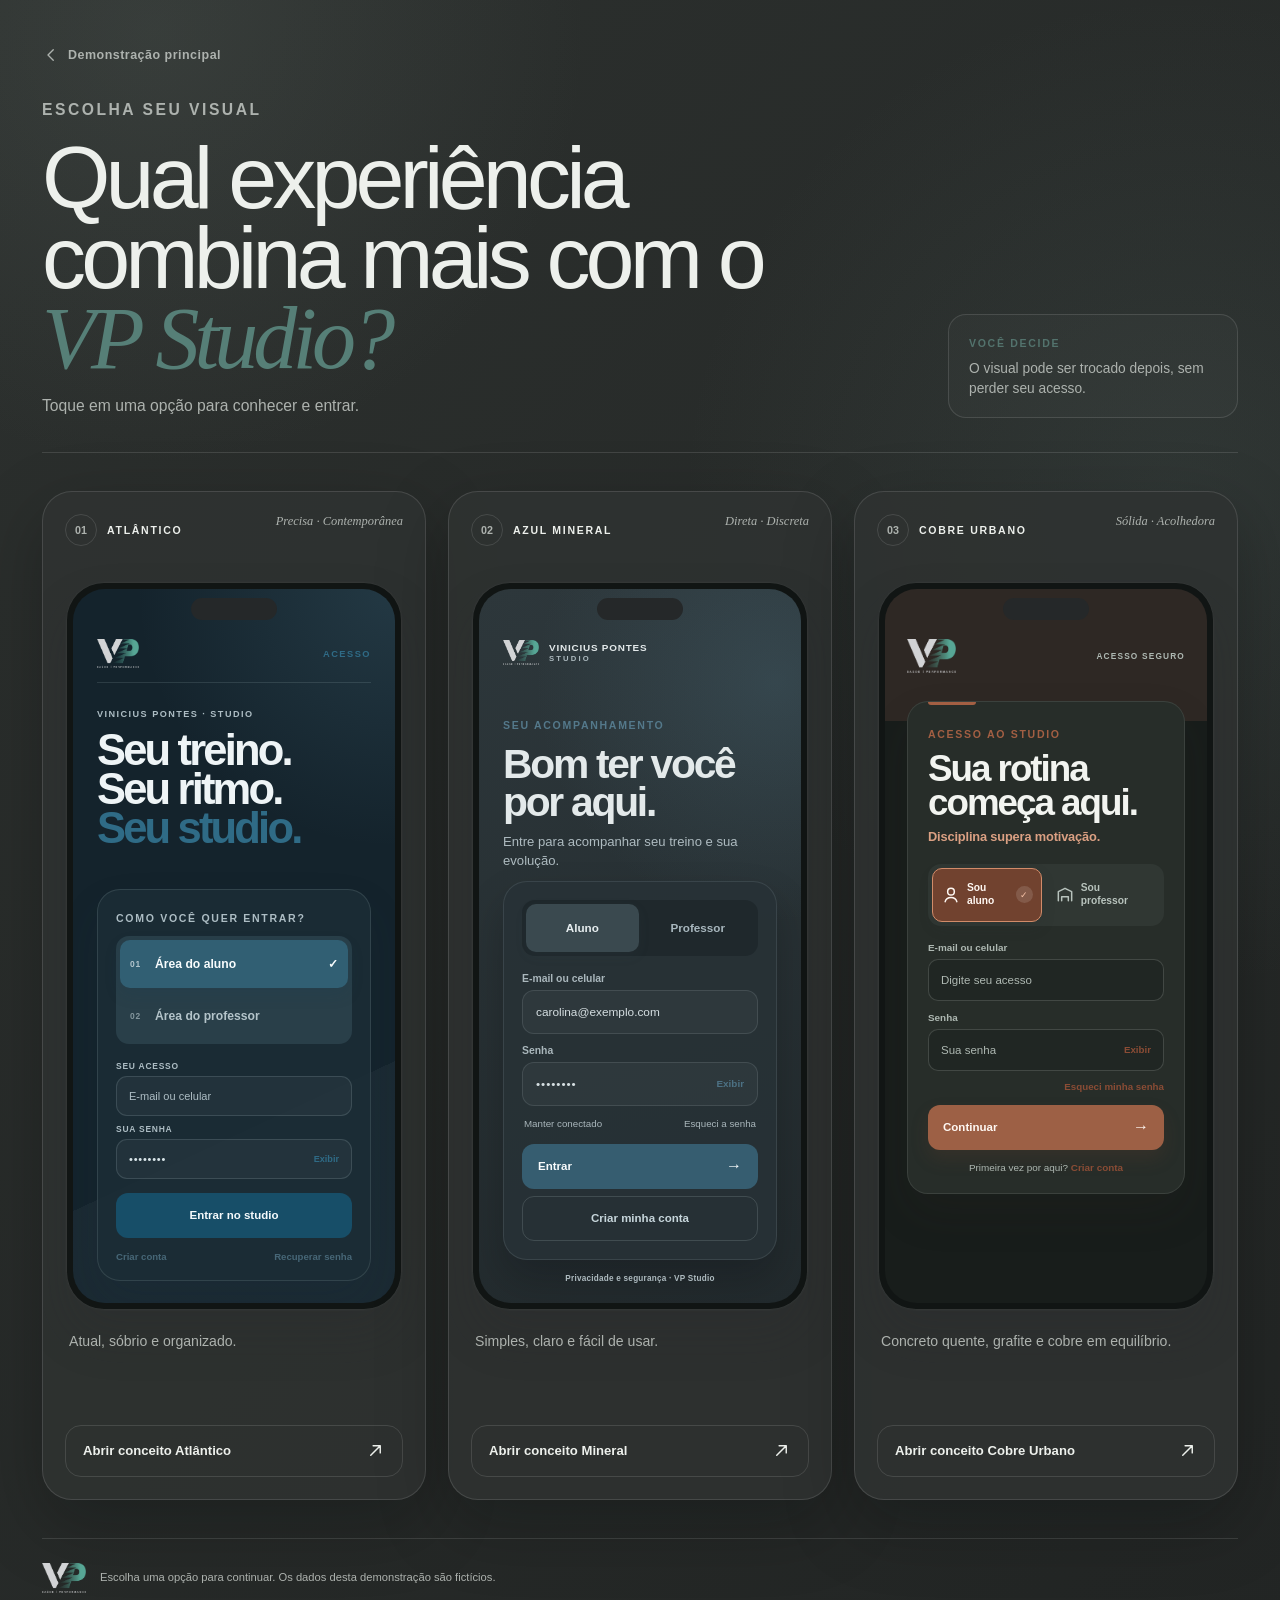
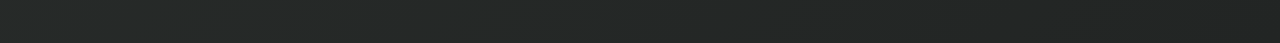
<file: login-options.html>
<!doctype html>
<html lang="pt-BR">
  <head>
    <meta charset="UTF-8" />
    <meta name="viewport" content="width=device-width, initial-scale=1.0" />
    <meta
      name="description"
      content="Três direções alternativas para a tela de acesso do aplicativo VP Studio."
    />
    <title>VP Studio | Alternativas de acesso</title>
    <script>
      document.documentElement.dataset.theme =
        localStorage.getItem("vp-studio-theme") || "dark";
    </script>
    <link rel="stylesheet" href="login-options.css?v=14" />
  </head>
  <body>
    <main class="concept-page">
      <header class="concept-header">
        <a class="back-link" href="index.html" aria-label="Voltar à demonstração principal">
          <svg viewBox="0 0 24 24" aria-hidden="true">
            <path d="m15 5-7 7 7 7" />
          </svg>
          Demonstração principal
        </a>

        <div class="concept-heading">
          <p class="kicker">ESCOLHA SEU VISUAL</p>
          <h1>Qual experiência combina mais com o <em>VP Studio?</em></h1>
          <p>Toque em uma opção para conhecer e entrar.</p>
        </div>

        <aside class="review-note">
          <span>VOCÊ DECIDE</span>
          <p>O visual pode ser trocado depois, sem perder seu acesso.</p>
        </aside>
      </header>

      <section class="concept-grid" aria-label="Alternativas para a tela de login">
        <article class="concept-card concept-card--editorial">
          <header class="concept-card__header">
            <div>
              <span class="concept-number">01</span>
              <p>ATLÂNTICO</p>
            </div>
            <span class="concept-tone">Precisa · Contemporânea</span>
          </header>

          <div class="phone-frame">
            <section class="login-preview login-preview--editorial" aria-label="Prévia do conceito Atlântico">
              <header class="editorial-top">
                <img src="assets/brand/vp-logo-gradient.png" alt="VP Studio" />
                <span>ACESSO</span>
              </header>

              <div class="editorial-title">
                <p>VINICIUS PONTES · STUDIO</p>
                <h2>Seu treino.<br />Seu ritmo.<br /><em>Seu studio.</em></h2>
              </div>

              <div class="editorial-access">
                <span class="editorial-label">COMO VOCÊ QUER ENTRAR?</span>
                <div class="editorial-roles" role="group" aria-label="Tipo de acesso">
                  <button class="is-active" type="button" data-preview-experience="editorial" data-preview-role="student" aria-pressed="true"><b>01</b> Área do aluno <i aria-hidden="true">✓</i></button>
                  <button type="button" data-preview-experience="editorial" data-preview-role="coach" aria-pressed="false"><b>02</b> Área do professor <i aria-hidden="true">✓</i></button>
                </div>

                <label class="editorial-field">
                  <span>SEU ACESSO</span>
                  <span class="editorial-input">E-mail ou celular</span>
                </label>
                <label class="editorial-field">
                  <span>SUA SENHA</span>
                  <span class="editorial-input editorial-input--password">•••••••• <b>Exibir</b></span>
                </label>

                <span class="editorial-primary">Entrar no studio</span>
                <div class="editorial-links">
                  <span>Criar conta</span>
                  <span>Recuperar senha</span>
                </div>
              </div>
            </section>
          </div>

          <p class="concept-description">Atual, sóbrio e organizado.</p>
          <a class="open-concept" href="index.html?experience=editorial">
            Abrir conceito Atlântico
            <svg viewBox="0 0 24 24" aria-hidden="true"><path d="M6 18 18 6M9 6h9v9" /></svg>
          </a>
        </article>

        <article class="concept-card concept-card--mineral">
          <header class="concept-card__header">
            <div>
              <span class="concept-number">02</span>
              <p>AZUL MINERAL</p>
            </div>
            <span class="concept-tone">Direta · Discreta</span>
          </header>

          <div class="phone-frame">
            <section class="login-preview login-preview--mineral" aria-label="Prévia do conceito Azul Mineral">
              <header class="mineral-brand">
                <img src="assets/brand/vp-logo-gradient.png" alt="VP Studio" />
                <span><strong>VINICIUS PONTES</strong><small>STUDIO</small></span>
              </header>

              <div class="mineral-intro">
                <span class="screen-label">SEU ACOMPANHAMENTO</span>
                <h2>Bom ter você<br />por aqui.</h2>
                <p>Entre para acompanhar seu treino e sua evolução.</p>
              </div>

              <div class="mineral-form">
                <div class="role-segment" role="group" aria-label="Tipo de acesso">
                  <button class="is-active" type="button" data-preview-experience="mineral" data-preview-role="student" aria-pressed="true">Aluno</button>
                  <button type="button" data-preview-experience="mineral" data-preview-role="coach" aria-pressed="false">Professor</button>
                </div>

                <label class="preview-field">
                  <span>E-mail ou celular</span>
                  <span class="input-surface">carolina@exemplo.com</span>
                </label>
                <label class="preview-field">
                  <span>Senha</span>
                  <span class="input-surface input-surface--password">•••••••• <b>Exibir</b></span>
                </label>

                <div class="form-assist">
                  <span>Manter conectado</span>
                  <span>Esqueci a senha</span>
                </div>

                <span class="preview-primary">Entrar <b aria-hidden="true">→</b></span>
                <span class="preview-secondary">Criar minha conta</span>
              </div>

              <footer class="preview-footer">Privacidade e segurança · VP Studio</footer>
            </section>
          </div>

          <p class="concept-description">Simples, claro e fácil de usar.</p>
          <a class="open-concept" href="index.html?experience=mineral">
            Abrir conceito Mineral
            <svg viewBox="0 0 24 24" aria-hidden="true"><path d="M6 18 18 6M9 6h9v9" /></svg>
          </a>
        </article>

        <article class="concept-card concept-card--terracota">
          <header class="concept-card__header">
            <div>
              <span class="concept-number">03</span>
              <p>COBRE URBANO</p>
            </div>
            <span class="concept-tone">Sólida · Acolhedora</span>
          </header>

          <div class="phone-frame">
            <section class="login-preview login-preview--terracota" aria-label="Prévia do conceito Cobre Urbano">
              <header class="clay-topbar">
                <span class="clay-mark"><img src="assets/brand/vp-logo-gradient.png" alt="VP Studio" /></span>
                <span class="clay-support">ACESSO SEGURO</span>
              </header>

              <div class="clay-panel">
                <div class="clay-message">
                  <span class="screen-label">ACESSO AO STUDIO</span>
                  <h2>Sua rotina<br />começa aqui.</h2>
                  <p>Disciplina supera motivação.</p>
                </div>
                <div class="role-cards" role="group" aria-label="Tipo de acesso">
                  <button class="role-card is-active" type="button" data-preview-experience="terracota" data-preview-role="student" aria-pressed="true">
                    <svg viewBox="0 0 24 24" aria-hidden="true"><path d="M12 12a4 4 0 1 0 0-8 4 4 0 0 0 0 8ZM5 20c.8-3.3 3.2-5 7-5s6.2 1.7 7 5" /></svg>
                    <b>Sou aluno</b>
                    <i aria-hidden="true">✓</i>
                  </button>
                  <button class="role-card" type="button" data-preview-experience="terracota" data-preview-role="coach" aria-pressed="false">
                    <svg viewBox="0 0 24 24" aria-hidden="true"><path d="M4 19V8l8-4 8 4v11M8 19v-5h8v5" /></svg>
                    <b>Sou professor</b>
                    <i aria-hidden="true">✓</i>
                  </button>
                </div>

                <label class="clay-field">
                  <span>E-mail ou celular</span>
                  <span class="clay-input">Digite seu acesso</span>
                </label>
                <label class="clay-field">
                  <span>Senha</span>
                  <span class="clay-input clay-input--password">Sua senha <b>Exibir</b></span>
                </label>

                <span class="clay-forgot">Esqueci minha senha</span>
                <span class="clay-primary">Continuar <b aria-hidden="true">→</b></span>

                <p class="clay-account">Primeira vez por aqui? <strong>Criar conta</strong></p>
              </div>
            </section>
          </div>

          <p class="concept-description">Concreto quente, grafite e cobre em equilíbrio.</p>
          <a class="open-concept" href="index.html?experience=terracota">
            Abrir conceito Cobre Urbano
            <svg viewBox="0 0 24 24" aria-hidden="true"><path d="M6 18 18 6M9 6h9v9" /></svg>
          </a>
        </article>

      </section>

      <footer class="page-footer">
        <img src="assets/brand/vp-logo-gradient.png" alt="" />
        <p>Escolha uma opção para continuar. Os dados desta demonstração são fictícios.</p>
      </footer>
    </main>
    <script>
      document.querySelectorAll("[data-preview-role]").forEach((button) => {
        button.addEventListener("click", () => {
          const params = new URLSearchParams({
            experience: button.dataset.previewExperience,
            role: button.dataset.previewRole,
          });
          window.location.href = `index.html?${params}`;
        });
      });
    </script>
  </body>
</html>
</file>
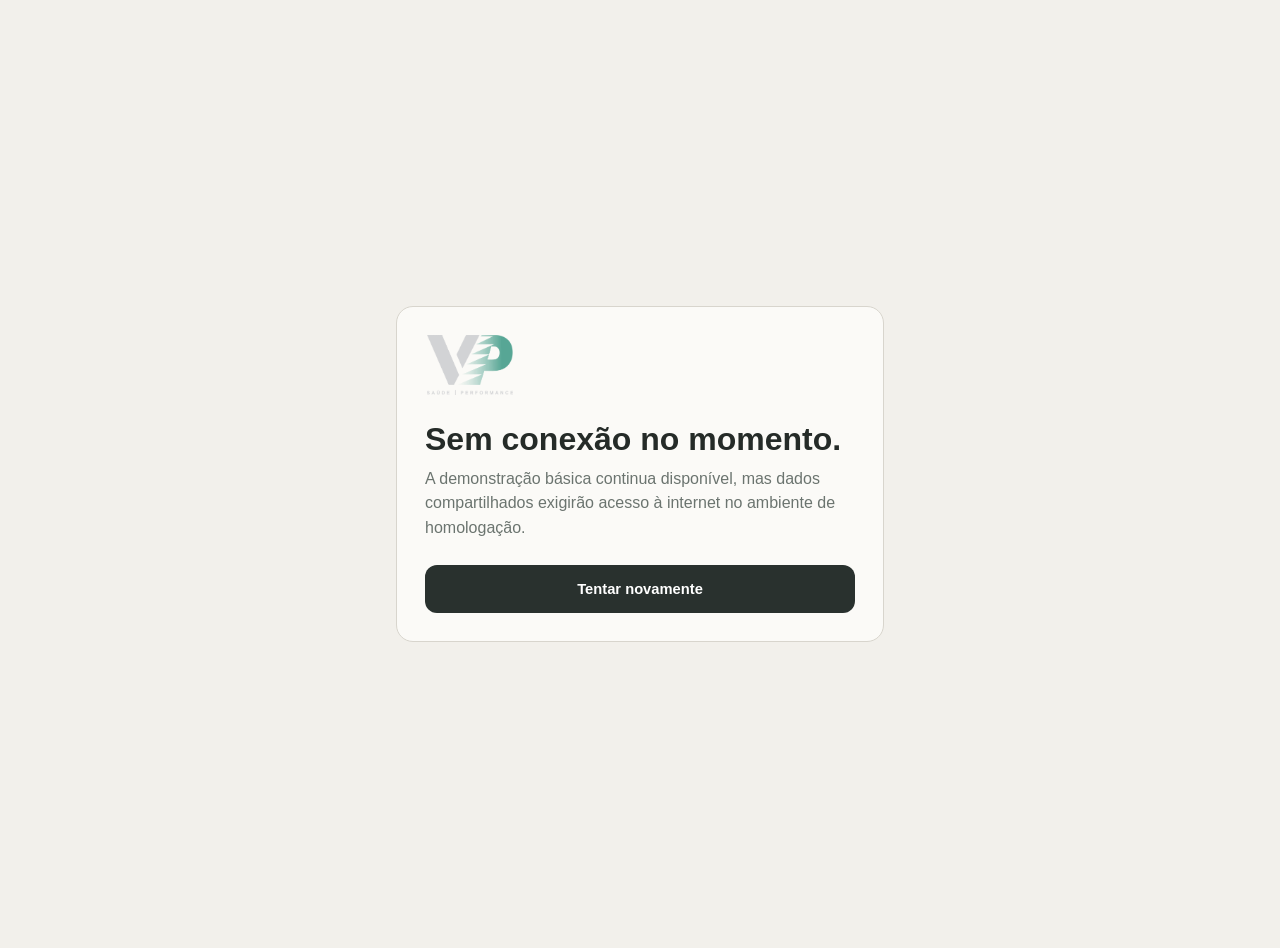
<file: offline.html>
<!doctype html>
<html lang="pt-BR">
  <head>
    <meta charset="UTF-8" />
    <meta name="viewport" content="width=device-width, initial-scale=1, viewport-fit=cover" />
    <meta name="theme-color" content="#f2f0eb" />
    <title>VP Studio | Sem conexão</title>
    <style>
      :root {
        font-family: "Aptos", "Segoe UI Variable Text", sans-serif;
        color: #252b28;
        background: #f2f0eb;
      }
      body {
        min-height: 100vh;
        min-height: 100dvh;
        display: grid;
        place-items: center;
        margin: 0;
        padding: 24px;
      }
      main {
        width: min(100%, 430px);
        padding: 28px;
        border: 1px solid #d8d5cd;
        border-radius: 17px;
        background: #fbfaf7;
      }
      img {
        width: 90px;
        height: 60px;
        object-fit: contain;
      }
      h1 {
        margin: 24px 0 10px;
        font-family: "Bahnschrift", "Aptos Display", sans-serif;
        font-size: 2rem;
        line-height: 1.05;
      }
      p {
        margin: 0;
        color: #6b746f;
        line-height: 1.55;
      }
      button {
        width: 100%;
        min-height: 48px;
        margin-top: 24px;
        border: 0;
        border-radius: 12px;
        background: #29312e;
        color: #fff;
        font: 650 .92rem "Bahnschrift", sans-serif;
      }
    </style>
  </head>
  <body>
    <main>
      <img src="assets/brand/vp-logo-gradient.png" alt="VP Studio" />
      <h1>Sem conexão no momento.</h1>
      <p>A demonstração básica continua disponível, mas dados compartilhados exigirão acesso à internet no ambiente de homologação.</p>
      <button type="button" onclick="location.reload()">Tentar novamente</button>
    </main>
  </body>
</html>
</file>
<file: styles.css>
:root {
  color-scheme: light;
  --font-display: "Bahnschrift", "Aptos Display", "Trebuchet MS", sans-serif;
  --font-body: "Aptos", "Segoe UI Variable Text", "Calibri", sans-serif;
  --canvas: #f2f0eb;
  --canvas-deep: #e8e5de;
  --surface: #fbfaf7;
  --surface-raised: #ffffff;
  --surface-muted: #ece9e2;
  --surface-strong: #29312e;
  --surface-strong-2: #333d39;
  --ink: #252b28;
  --ink-soft: #3f4944;
  --muted: #6b746f;
  --muted-2: #8c938f;
  --line: #d8d5cd;
  --line-strong: #c5c2ba;
  --accent: #438f82;
  --accent-strong: #2f7469;
  --accent-soft: #deece8;
  --accent-pale: #edf5f2;
  --blue: #55778d;
  --blue-soft: #dce7ed;
  --terracotta: #a8644f;
  --terracotta-soft: #efe0da;
  --amber: #a77522;
  --amber-soft: #f1e7cf;
  --rose: #a4575f;
  --rose-soft: #f0dde0;
  --sage: #718772;
  --sage-soft: #e1e8df;
  --shadow-sm: 0 1px 2px rgb(31 39 35 / 5%), 0 8px 24px rgb(31 39 35 / 5%);
  --shadow-md: 0 18px 55px rgb(31 39 35 / 10%);
  --radius-xs: 8px;
  --radius-sm: 12px;
  --radius-md: 17px;
  --radius-lg: 24px;
  --rail-width: 248px;
  --header-height: 80px;
  --mobile-tab-height: 72px;
  --ease: cubic-bezier(.2, .8, .2, 1);
}

:root[data-theme="dark"] {
  color-scheme: dark;
  --canvas: #1d211f;
  --canvas-deep: #171b19;
  --surface: #242a27;
  --surface-raised: #2a302d;
  --surface-muted: #303733;
  --surface-strong: #151a18;
  --surface-strong-2: #333c38;
  --ink: #f0f1ed;
  --ink-soft: #d2d6d1;
  --muted: #a4aca7;
  --muted-2: #858d88;
  --line: #3c443f;
  --line-strong: #4b544f;
  --accent: #69b3a5;
  --accent-strong: #8bc7bc;
  --accent-soft: #29443e;
  --accent-pale: #253934;
  --blue: #83a8bd;
  --blue-soft: #293c47;
  --terracotta: #d1886f;
  --terracotta-soft: #47352f;
  --amber: #d0a34e;
  --amber-soft: #443b29;
  --rose: #d07a83;
  --rose-soft: #493035;
  --sage: #9caf9b;
  --sage-soft: #354037;
  --shadow-sm: 0 1px 2px rgb(0 0 0 / 15%), 0 8px 24px rgb(0 0 0 / 12%);
  --shadow-md: 0 20px 65px rgb(0 0 0 / 28%);
}

* {
  box-sizing: border-box;
}

[hidden] {
  display: none !important;
}

html {
  min-width: 0;
  min-height: 100%;
  background: var(--canvas);
  scroll-behavior: smooth;
}

body {
  min-width: 0;
  min-height: 100vh;
  min-height: 100dvh;
  margin: 0;
  overflow-x: hidden;
  background:
    linear-gradient(135deg, rgb(255 255 255 / 18%) 0, transparent 38%),
    var(--canvas);
  color: var(--ink);
  font-family: var(--font-body);
  font-size: 16px;
  line-height: 1.45;
  text-rendering: optimizeLegibility;
  -webkit-font-smoothing: antialiased;
}

button,
input,
select,
textarea {
  color: inherit;
  font: inherit;
}

button,
a,
select {
  -webkit-tap-highlight-color: transparent;
}

button {
  border: 0;
  cursor: pointer;
}

button:disabled {
  cursor: not-allowed;
  opacity: .46;
}

button,
a,
input,
select,
textarea,
[tabindex] {
  outline: none;
}

button:focus-visible,
a:focus-visible,
input:focus-visible,
select:focus-visible,
textarea:focus-visible,
[tabindex]:focus-visible {
  box-shadow: 0 0 0 3px var(--canvas), 0 0 0 6px var(--accent);
}

img,
svg {
  display: block;
}

svg {
  fill: none;
  stroke: currentColor;
  stroke-linecap: round;
  stroke-linejoin: round;
  stroke-width: 1.8;
}

h1,
h2,
h3,
h4,
p {
  margin: 0;
}

h1,
h2,
h3,
h4 {
  font-family: var(--font-display);
  font-weight: 650;
  letter-spacing: -.025em;
  line-height: 1.08;
}

input,
select,
textarea {
  border: 1px solid var(--line);
  border-radius: var(--radius-sm);
  background: var(--surface-raised);
}

textarea {
  resize: vertical;
}

.icon-library {
  position: fixed;
  width: 0;
  height: 0;
  overflow: hidden;
}

.overline,
.card-kicker {
  color: var(--muted);
  font-family: var(--font-display);
  font-size: .72rem;
  font-weight: 700;
  letter-spacing: .13em;
  line-height: 1.2;
}

.desktop-only {
  display: inline-flex;
}

/* Shared controls */

.button {
  min-height: 48px;
  display: inline-flex;
  align-items: center;
  justify-content: center;
  gap: 10px;
  padding: 0 18px;
  border-radius: var(--radius-sm);
  font-family: var(--font-display);
  font-size: .92rem;
  font-weight: 650;
  letter-spacing: -.01em;
  transition:
    transform 180ms var(--ease),
    background-color 180ms ease,
    border-color 180ms ease,
    color 180ms ease,
    box-shadow 180ms ease;
}

.button:hover {
  transform: translateY(-1px);
}

.button:active {
  transform: translateY(0);
}

.button svg {
  width: 19px;
  height: 19px;
}

.button--primary {
  background: var(--surface-strong);
  box-shadow: 0 8px 22px rgb(32 41 37 / 12%);
  color: #f8faf7;
}

.button--primary:hover {
  background: var(--accent-strong);
}

.button--secondary {
  border: 1px solid var(--line-strong);
  background: var(--surface);
  color: var(--ink);
}

.button--secondary:hover {
  border-color: var(--accent);
  background: var(--accent-pale);
}

.button--full {
  width: 100%;
}

.text-button {
  min-height: 42px;
  padding: 0;
  background: transparent;
  color: var(--accent-strong);
  font-family: var(--font-display);
  font-size: .86rem;
  font-weight: 650;
}

.text-button:hover {
  color: var(--accent);
  text-decoration: underline;
  text-underline-offset: 4px;
}

.icon-control {
  position: relative;
  width: 44px;
  height: 44px;
  display: inline-grid;
  flex: 0 0 44px;
  place-items: center;
  border: 1px solid var(--line);
  border-radius: var(--radius-sm);
  background: var(--surface);
  color: var(--ink-soft);
  transition:
    background-color 180ms ease,
    border-color 180ms ease,
    transform 180ms var(--ease);
}

.icon-control:hover {
  border-color: var(--line-strong);
  background: var(--surface-muted);
  transform: translateY(-1px);
}

.icon-control svg {
  width: 21px;
  height: 21px;
}

.theme-control {
  border-color: transparent;
  background: transparent;
}

.theme-icon {
  width: 20px;
  height: 20px;
}

.theme-icon--dark {
  display: none;
}

:root[data-theme="dark"] .theme-icon--light {
  display: none;
}

:root[data-theme="dark"] .theme-icon--dark {
  display: block;
}

.field {
  display: grid;
  gap: 8px;
  color: var(--ink-soft);
  font-size: .88rem;
  font-weight: 600;
}

.field input,
.field select,
.field textarea {
  width: 100%;
  min-height: 50px;
  padding: 12px 14px;
  transition:
    border-color 180ms ease,
    box-shadow 180ms ease,
    background-color 180ms ease;
}

.field textarea {
  min-height: 96px;
}

.field input:focus,
.field select:focus,
.field textarea:focus {
  border-color: var(--accent);
  box-shadow: 0 0 0 3px var(--accent-soft);
}

.field__password {
  position: relative;
}

.field__password input {
  padding-right: 76px;
}

.field__password button {
  position: absolute;
  top: 50%;
  right: 13px;
  min-height: 38px;
  transform: translateY(-50%);
  background: transparent;
  color: var(--accent-strong);
  font-size: .78rem;
  font-weight: 700;
}

.field-row {
  display: grid;
  grid-template-columns: 1fr 1fr;
  gap: 14px;
}

/* Experience selection */

.experience-screen {
  position: relative;
  min-height: 100vh;
  min-height: 100dvh;
  display: none;
  grid-template-rows: auto 1fr auto;
  gap: clamp(28px, 5vh, 58px);
  overflow: hidden;
  padding:
    max(24px, env(safe-area-inset-top))
    clamp(24px, 5vw, 74px)
    max(24px, env(safe-area-inset-bottom));
  background:
    linear-gradient(118deg, transparent 0 56%, color-mix(in srgb, var(--accent) 5%, transparent) 56%),
    radial-gradient(circle at 8% 8%, var(--accent-pale), transparent 28%),
    var(--canvas);
}

.experience-screen::before {
  content: "";
  position: absolute;
  top: 0;
  right: clamp(18px, 6vw, 92px);
  width: 1px;
  height: 100%;
  background: color-mix(in srgb, var(--line) 65%, transparent);
  pointer-events: none;
}

.experience-screen.is-active {
  display: grid;
  animation: screenReveal 480ms var(--ease) both;
}

.experience-screen__header,
.experience-screen__intro,
.experience-grid,
.experience-screen__footer {
  position: relative;
  z-index: 1;
  width: min(100%, 1340px);
  margin: 0 auto;
}

.experience-screen__header {
  display: flex;
  align-items: center;
  justify-content: space-between;
}

.experience-brand {
  display: flex;
  align-items: center;
  gap: 14px;
}

.experience-brand img {
  width: 72px;
  height: 48px;
  object-fit: contain;
}

.experience-brand > span {
  display: grid;
  color: var(--ink);
  font-family: var(--font-display);
  font-size: .7rem;
  font-weight: 700;
  letter-spacing: .1em;
  line-height: 1.2;
}

.experience-brand small {
  color: var(--muted);
  font-size: .58rem;
  font-weight: 650;
  letter-spacing: .17em;
}

.experience-screen__intro {
  align-self: end;
}

.experience-screen__intro h1 {
  max-width: 800px;
  margin-top: 12px;
  font-size: clamp(2.45rem, 5vw, 5.2rem);
  font-weight: 560;
  letter-spacing: -.055em;
}

.experience-screen__intro p {
  max-width: 620px;
  margin-top: 17px;
  color: var(--muted);
  font-size: .96rem;
}

.experience-grid {
  display: grid;
  grid-template-columns: repeat(3, minmax(0, 1fr));
  gap: clamp(12px, 1.8vw, 24px);
}

.experience-card {
  --choice-accent: #55778d;
  --choice-soft: #dce7ed;
  --choice-deep: #263740;
  position: relative;
  min-height: 228px;
  display: grid;
  grid-template-columns: auto 1fr auto;
  grid-template-rows: 1fr auto;
  gap: 18px;
  overflow: hidden;
  padding: 20px;
  border: 1px solid var(--line);
  border-radius: var(--radius-md);
  background: var(--surface);
  box-shadow: var(--shadow-sm);
  color: var(--ink);
  text-align: left;
  transition: transform 180ms var(--ease), border-color 180ms ease, box-shadow 180ms ease;
}

.experience-card:hover,
.experience-card:focus-visible {
  transform: translateY(-4px);
  border-color: var(--choice-accent);
  box-shadow: var(--shadow-md);
}

.experience-card.is-selected {
  border-color: var(--choice-accent);
  box-shadow: inset 0 0 0 1px var(--choice-accent), var(--shadow-sm);
}

.experience-card__number {
  color: var(--muted-2);
  font-size: .66rem;
  font-weight: 750;
  letter-spacing: .14em;
}

.experience-card__preview {
  grid-column: 1 / -1;
  grid-row: 1;
  min-height: 105px;
  display: grid;
  grid-template-columns: 29% 1fr;
  grid-template-rows: 26px 1fr;
  gap: 8px;
  padding: 11px;
  border: 1px solid color-mix(in srgb, var(--choice-accent) 23%, var(--line));
  border-radius: calc(var(--radius-sm) - 2px);
  background: color-mix(in srgb, var(--choice-soft) 55%, var(--surface-raised));
}

.experience-card__preview i {
  display: block;
  border-radius: 4px;
  background: color-mix(in srgb, var(--choice-deep) 88%, transparent);
}

.experience-card__preview i:first-child {
  grid-row: 1 / 3;
}

.experience-card__preview i:nth-child(2) {
  opacity: .82;
}

.experience-card__preview i:nth-child(3) {
  background:
    linear-gradient(90deg, var(--choice-accent) 0 33%, transparent 33% 38%, var(--choice-accent) 38% 66%, transparent 66% 71%, var(--choice-accent) 71%);
  opacity: .48;
}

.experience-card__copy {
  display: grid;
  align-self: end;
  gap: 3px;
}

.experience-card__copy small {
  color: var(--choice-accent);
  font-size: .6rem;
  font-weight: 800;
  letter-spacing: .13em;
}

.experience-card__copy strong {
  font-family: var(--font-display);
  font-size: 1.35rem;
}

.experience-card__copy span {
  color: var(--muted);
  font-size: .72rem;
}

.experience-card > svg {
  width: 21px;
  height: 21px;
  align-self: end;
  color: var(--choice-accent);
}

.experience-card--terracota {
  --choice-accent: #a35f47;
  --choice-soft: #eeddd5;
  --choice-deep: #403b37;
  border-radius: 22px;
}

.experience-card--terracota .experience-card__preview {
  border-radius: 14px;
}

.experience-card--editorial {
  --choice-accent: #687c6a;
  --choice-soft: #dfe6dc;
  --choice-deep: #4f5d51;
  border-radius: 3px;
}

.experience-card--editorial .experience-card__preview,
.experience-card--editorial .experience-card__preview i {
  border-radius: 0;
}

.experience-card--editorial .experience-card__copy strong {
  font-family: Georgia, "Times New Roman", serif;
  font-weight: 400;
}

.experience-screen__footer {
  display: flex;
  justify-content: space-between;
  padding-top: 16px;
  border-top: 1px solid var(--line);
  color: var(--muted-2);
  font-size: .65rem;
  font-weight: 650;
  letter-spacing: .08em;
  text-transform: uppercase;
}

/* Login */

.login-screen {
  min-height: 100vh;
  min-height: 100dvh;
  display: none;
  grid-template-columns: minmax(420px, 1.05fr) minmax(460px, .95fr);
  background: var(--surface);
}

.login-screen.is-active {
  display: grid;
  animation: screenReveal 500ms var(--ease) both;
}

.login-story {
  position: relative;
  min-height: 100dvh;
  display: flex;
  flex-direction: column;
  justify-content: space-between;
  overflow: hidden;
  padding: clamp(32px, 5vw, 76px);
  background:
    linear-gradient(118deg, rgb(255 255 255 / 7%) 0 1px, transparent 1px 68px),
    linear-gradient(28deg, transparent 0 70%, rgb(105 179 165 / 9%) 70%),
    #303936;
  background-size: 70px 70px, 100% 100%, auto;
  color: #f4f3ee;
}

.login-story::after {
  content: "VP";
  position: absolute;
  right: -2vw;
  bottom: 6vh;
  color: rgb(255 255 255 / 3.5%);
  font-family: var(--font-display);
  font-size: clamp(14rem, 28vw, 32rem);
  font-weight: 800;
  letter-spacing: -.14em;
  line-height: .6;
  pointer-events: none;
}

.login-story__brand,
.mobile-brand {
  position: relative;
  z-index: 1;
  display: flex;
  align-items: center;
  gap: 18px;
}

.login-story__brand img {
  width: 104px;
  height: 64px;
  object-fit: contain;
  object-position: left center;
  filter: brightness(1.12);
}

.login-story__brand span {
  display: flex;
  align-items: center;
  gap: 10px;
  color: rgb(255 255 255 / 68%);
  font-family: var(--font-display);
  font-size: .68rem;
  font-weight: 700;
  letter-spacing: .18em;
}

.login-story__brand i {
  width: 18px;
  height: 1px;
  background: var(--accent);
}

.login-story__copy {
  position: relative;
  z-index: 1;
  max-width: 660px;
}

.login-story__copy .overline {
  color: #7cc1b4;
}

.login-story__copy h1 {
  max-width: 620px;
  margin-top: 18px;
  font-size: clamp(2.7rem, 5vw, 5.6rem);
  font-weight: 560;
  letter-spacing: -.055em;
  line-height: .98;
}

.login-story__copy p {
  max-width: 530px;
  margin-top: 28px;
  color: rgb(255 255 255 / 68%);
  font-size: clamp(1rem, 1.35vw, 1.22rem);
  line-height: 1.58;
}

.login-story__status {
  position: relative;
  z-index: 1;
  display: flex;
  align-items: center;
  gap: 15px;
  color: rgb(255 255 255 / 55%);
  font-size: .7rem;
  letter-spacing: .12em;
}

.login-story__status strong {
  padding-left: 15px;
  border-left: 1px solid rgb(255 255 255 / 18%);
  color: rgb(255 255 255 / 72%);
  font-weight: 500;
  letter-spacing: 0;
}

.login-panel {
  min-height: 100dvh;
  display: flex;
  flex-direction: column;
  padding:
    max(24px, env(safe-area-inset-top))
    clamp(30px, 7vw, 100px)
    max(28px, env(safe-area-inset-bottom));
  background:
    radial-gradient(circle at 92% 5%, var(--accent-pale), transparent 28%),
    var(--surface);
}

.login-panel__header {
  display: flex;
  align-items: center;
  justify-content: flex-end;
}

.login-panel__controls {
  display: flex;
  align-items: center;
  gap: 8px;
}

.mobile-brand {
  display: none;
  color: var(--ink);
  text-decoration: none;
}

.mobile-brand img {
  width: 52px;
  height: 38px;
  object-fit: contain;
}

.mobile-brand span {
  display: grid;
  font-family: var(--font-display);
  font-size: .72rem;
  font-weight: 700;
  letter-spacing: .08em;
  line-height: 1.15;
}

.mobile-brand small {
  color: var(--muted);
  font-size: .58rem;
  font-weight: 600;
  letter-spacing: .16em;
}

.login-panel__body {
  width: min(100%, 470px);
  margin: auto;
  padding: 30px 0 20px;
}

.login-heading h2 {
  margin-top: 10px;
  font-size: clamp(2.3rem, 4vw, 3.6rem);
  font-weight: 600;
}

.login-heading .login-instruction {
  margin-top: 10px;
  color: var(--muted);
}

.login-motto {
  display: none;
}

.role-selector {
  display: grid;
  grid-template-columns: 1fr 1fr;
  gap: 10px;
  margin-top: 30px;
  padding: 5px;
  border: 1px solid var(--line);
  border-radius: 15px;
  background: var(--surface-muted);
}

.role-selector__item {
  position: relative;
  min-height: 76px;
  display: flex;
  align-items: center;
  gap: 12px;
  padding: 12px 14px;
  border: 1px solid transparent;
  border-radius: 11px;
  background: transparent;
  color: var(--muted);
  text-align: left;
  transition: 180ms ease;
}

.role-selector__item svg {
  width: 23px;
  height: 23px;
  flex: 0 0 auto;
}

.role-selector__item span {
  display: grid;
  gap: 2px;
}

.role-selector__item strong {
  color: inherit;
  font-family: var(--font-display);
  font-size: .88rem;
}

.role-selector__item small {
  font-size: .7rem;
  line-height: 1.2;
}

.role-selector__item.is-active {
  border-color: var(--role-active-line, var(--line));
  background: var(--role-active-bg, var(--surface-raised));
  box-shadow: var(--shadow-sm);
  color: var(--role-active-fg, var(--ink));
}

.role-selector__item.is-active svg {
  color: currentColor;
}

.role-selector__state,
.role-selection-summary {
  display: none;
}

.login-form {
  display: grid;
  gap: 16px;
  margin-top: 25px;
}

.login-help {
  display: flex;
  align-items: center;
  justify-content: space-between;
  gap: 14px;
  font-size: .78rem;
}

.login-help label {
  display: flex;
  align-items: center;
  gap: 7px;
  color: var(--muted);
}

.login-help input {
  width: 17px;
  height: 17px;
  accent-color: var(--accent);
}

.login-separator {
  display: flex;
  align-items: center;
  gap: 14px;
  margin: 25px 0 17px;
  color: var(--muted-2);
  font-size: .64rem;
  font-weight: 700;
  letter-spacing: .12em;
}

.login-separator::before,
.login-separator::after {
  content: "";
  height: 1px;
  flex: 1;
  background: var(--line);
}

.login-legal {
  max-width: 380px;
  margin: 17px auto 0;
  color: var(--muted);
  font-size: .7rem;
  line-height: 1.5;
  text-align: center;
}

.login-concepts-link {
  min-height: 44px;
  display: flex;
  align-items: center;
  justify-content: center;
  gap: 8px;
  margin-top: 15px;
  color: var(--accent-strong);
  border: 0;
  background: transparent;
  font-size: .76rem;
  font-weight: 650;
  text-align: center;
  text-decoration: none;
}

.login-concepts-link svg {
  width: 16px;
  height: 16px;
}

/* Three interactive login concepts */

.login-screen[data-concept="mineral"] {
  --accent: #55778d;
  --accent-strong: #3e6177;
  --accent-soft: #dce7ed;
  --accent-pale: #edf2f5;
}

.login-screen[data-concept="mineral"] .login-story {
  background:
    linear-gradient(150deg, rgb(255 255 255 / 6%) 0 36%, transparent 36%),
    linear-gradient(28deg, #354c5c, #647d8c);
}

.login-screen[data-concept="mineral"] .login-story__copy {
  align-self: center;
  padding-left: clamp(20px, 6vw, 100px);
  border-left: 2px solid #91b0c0;
}

.login-screen[data-concept="terracota"] {
  grid-template-columns: minmax(480px, .88fr) minmax(520px, 1.12fr);
}

.login-screen[data-concept="terracota"] .login-story {
  justify-content: center;
  background:
    radial-gradient(circle at 22% 78%, rgb(175 91 54 / 23%), transparent 30%),
    linear-gradient(145deg, rgb(255 255 255 / 5%) 0 34%, transparent 34%),
    #293031;
}

.login-screen[data-concept="terracota"] .login-story__brand {
  position: absolute;
  top: clamp(30px, 5vw, 70px);
}

.login-screen[data-concept="terracota"] .login-story__status {
  position: absolute;
  bottom: clamp(30px, 5vw, 70px);
}

.login-screen[data-concept="terracota"] .login-panel__body {
  width: min(100%, 540px);
  padding: 40px;
  border: 1px solid var(--line);
  border-top: 5px solid var(--accent);
  background: var(--surface-raised);
  box-shadow: var(--shadow-md);
}

.login-screen[data-concept="editorial"] {
  grid-template-columns: minmax(360px, .72fr) minmax(600px, 1.28fr);
}

.login-screen[data-concept="editorial"] .login-story {
  background:
    radial-gradient(circle at 72% 18%, rgb(111 172 197 / 18%), transparent 30%),
    linear-gradient(165deg, transparent 0 58%, rgb(255 255 255 / 5%) 58%),
    #173747;
}

.login-screen[data-concept="editorial"] .login-story__copy h1,
.login-screen[data-concept="editorial"] .login-heading h2 {
  font-family: var(--font-display);
  font-weight: 620;
  letter-spacing: -.05em;
}

.login-screen[data-concept="editorial"] .login-panel__body {
  width: min(100%, 560px);
  margin-inline: auto;
}

.login-screen[data-concept="editorial"] .role-selector {
  grid-template-columns: 1fr 1fr;
}

.login-screen[data-concept="editorial"] .role-selector__item {
  min-height: 64px;
}

/* Workspace shell */

.workspace-shell {
  min-height: 100vh;
  min-height: 100dvh;
  background: var(--canvas);
}

.workspace-shell.is-active {
  display: grid;
  grid-template-columns: var(--rail-width) minmax(0, 1fr);
  animation: screenReveal 380ms var(--ease) both;
}

.app-rail {
  position: sticky;
  top: 0;
  z-index: 30;
  height: 100vh;
  height: 100dvh;
  display: flex;
  flex-direction: column;
  padding: 28px 18px 22px;
  overflow: hidden;
  background:
    linear-gradient(155deg, transparent 54%, rgb(105 179 165 / 8%) 54%),
    var(--surface-strong);
  color: #f2f4f0;
}

.rail-brand {
  width: 86px;
  height: 58px;
  display: grid;
  place-items: center;
  padding: 7px;
  border-radius: 12px;
  background: #f8f8f5;
}

.rail-brand img {
  width: 100%;
  height: 100%;
  object-fit: contain;
}

.rail-context {
  display: grid;
  margin-top: 22px;
  padding: 0 10px 23px;
  border-bottom: 1px solid rgb(255 255 255 / 10%);
}

.rail-context span {
  color: rgb(255 255 255 / 48%);
  font-size: .61rem;
  font-weight: 700;
  letter-spacing: .14em;
}

.rail-context strong {
  margin-top: 3px;
  font-family: var(--font-display);
  font-size: 1.08rem;
}

.rail-context small {
  margin-top: 5px;
  color: #83beb2;
  font-size: .72rem;
}

.rail-nav {
  display: grid;
  gap: 6px;
  margin-top: 24px;
}

.rail-nav button,
.rail-action {
  min-height: 48px;
  display: flex;
  align-items: center;
  gap: 13px;
  padding: 0 13px;
  border-radius: 10px;
  background: transparent;
  color: rgb(255 255 255 / 61%);
  font-family: var(--font-display);
  font-size: .85rem;
  font-weight: 560;
  text-align: left;
  transition: 180ms ease;
}

.rail-nav button:hover,
.rail-action:hover {
  background: rgb(255 255 255 / 6%);
  color: #fff;
}

.rail-nav button.is-active {
  background: rgb(105 179 165 / 15%);
  box-shadow: inset 3px 0 0 #70b9ac;
  color: #fff;
}

.rail-nav svg,
.rail-action svg {
  width: 21px;
  height: 21px;
}

.rail-nav button.is-active svg {
  color: #7bc0b3;
}

.rail-footer {
  display: grid;
  gap: 3px;
  margin-top: auto;
  padding-top: 18px;
  border-top: 1px solid rgb(255 255 255 / 10%);
}

.rail-action {
  width: 100%;
  min-height: 43px;
  font-size: .77rem;
}

.workspace {
  min-width: 0;
  min-height: 100dvh;
  display: flex;
  flex-direction: column;
}

.workspace-header {
  position: sticky;
  top: 0;
  z-index: 25;
  min-height: var(--header-height);
  display: flex;
  align-items: center;
  gap: 24px;
  padding: 12px clamp(24px, 4vw, 58px);
  border-bottom: 1px solid var(--line);
  background: color-mix(in srgb, var(--canvas) 91%, transparent);
  backdrop-filter: blur(18px);
}

.mobile-app-brand {
  display: none;
}

.workspace-title {
  display: grid;
  gap: 2px;
}

.workspace-title span {
  color: var(--muted);
  font-size: .6rem;
  font-weight: 700;
  letter-spacing: .13em;
}

.workspace-title h1 {
  font-size: 1.25rem;
  letter-spacing: -.02em;
}

.workspace-actions {
  display: flex;
  align-items: center;
  gap: 10px;
  margin-left: auto;
}

.environment-badge {
  padding: 6px 9px;
  border: 1px solid var(--line);
  border-radius: 6px;
  color: var(--muted);
  font-size: .6rem;
  font-weight: 700;
  letter-spacing: .1em;
}

.workspace-theme-control {
  display: none;
}

.unread-dot {
  position: absolute;
  top: 9px;
  right: 9px;
  width: 7px;
  height: 7px;
  border: 2px solid var(--surface);
  border-radius: 50%;
  background: var(--terracotta);
}

.profile-chip {
  min-height: 48px;
  display: flex;
  align-items: center;
  gap: 10px;
  margin-left: 5px;
  padding: 5px 9px 5px 5px;
  border: 1px solid transparent;
  border-radius: 12px;
  background: transparent;
  color: var(--ink);
  text-align: left;
}

.profile-chip:hover {
  border-color: var(--line);
  background: var(--surface);
}

.profile-chip > span:first-child {
  width: 38px;
  height: 38px;
  display: grid;
  place-items: center;
  border-radius: 10px;
  background: var(--accent-soft);
  color: var(--accent-strong);
  font-family: var(--font-display);
  font-size: .76rem;
  font-weight: 700;
}

.profile-chip > span:last-child {
  display: grid;
}

.profile-chip strong {
  font-size: .78rem;
}

.profile-chip small {
  color: var(--muted);
  font-size: .66rem;
}

.workspace-content {
  flex: 1;
  padding:
    clamp(26px, 4vw, 54px)
    clamp(20px, 4vw, 58px)
    70px;
  overflow-x: hidden;
}

.app-view {
  width: min(100%, 1440px);
  display: none;
  margin: 0 auto;
}

.app-view.is-active {
  display: block;
  animation: viewReveal 330ms var(--ease) both;
}

.workspace-shell.is-onboarding .app-rail,
.workspace-shell.is-onboarding .workspace-header,
.workspace-shell.is-onboarding .mobile-tabbar {
  display: none;
}

.workspace-shell.is-onboarding {
  grid-template-columns: 1fr;
}

.workspace-shell.is-onboarding .workspace-content {
  display: grid;
  place-items: center;
  padding: 24px;
}

.mobile-tabbar {
  display: none;
}

/* Page foundations */

.page-intro {
  display: flex;
  align-items: flex-end;
  justify-content: space-between;
  gap: 30px;
  margin-bottom: 28px;
}

.page-intro h2 {
  margin-top: 9px;
  font-size: clamp(2rem, 3vw, 3.1rem);
  font-weight: 570;
}

.page-intro > div > p {
  margin-top: 10px;
  color: var(--muted);
  font-size: .96rem;
}

.page-intro--compact {
  align-items: center;
}

.daily-line {
  max-width: 760px;
  padding-left: 14px;
  border-left: 2px solid var(--accent);
  color: var(--ink-soft) !important;
  font-family: var(--font-display);
  font-size: 1.05rem !important;
  font-weight: 500;
}

.card {
  border: 1px solid var(--line);
  border-radius: var(--radius-md);
  background: var(--surface);
  box-shadow: var(--shadow-sm);
}

.card-header {
  display: flex;
  align-items: flex-start;
  justify-content: space-between;
  gap: 14px;
}

.status-pill {
  display: inline-flex;
  align-items: center;
  justify-content: center;
  min-height: 27px;
  padding: 4px 9px;
  border-radius: 99px;
  background: var(--surface-muted);
  color: var(--muted);
  font-size: .66rem;
  font-style: normal;
  font-weight: 700;
  white-space: nowrap;
}

.status-pill--confirmed {
  background: var(--accent-soft);
  color: var(--accent-strong);
}

.status-pill--attention {
  background: var(--terracotta-soft);
  color: var(--terracotta);
}

.card-link {
  min-height: 44px;
  display: flex;
  align-items: center;
  justify-content: space-between;
  gap: 12px;
  margin-top: auto;
  padding: 12px 0 0;
  border-top: 1px solid var(--line);
  background: transparent;
  color: var(--ink);
  font-size: .79rem;
  font-weight: 650;
  text-align: left;
}

.card-link svg {
  width: 17px;
  height: 17px;
  color: var(--accent);
}

.section-block {
  margin-top: 38px;
}

.section-title {
  display: flex;
  align-items: center;
  justify-content: space-between;
  gap: 18px;
  margin-bottom: 17px;
}

.section-title h3 {
  margin-top: 5px;
  font-size: 1.35rem;
}

/* Student home */

.wellness-hero {
  position: relative;
  width: 100%;
  min-height: 132px;
  display: grid;
  grid-template-columns: 180px minmax(220px, 1fr) auto;
  align-items: center;
  gap: 28px;
  overflow: hidden;
  padding: 24px clamp(22px, 3vw, 38px);
  border: 1px solid rgb(255 255 255 / 7%);
  border-radius: var(--radius-md);
  background:
    linear-gradient(112deg, rgb(105 179 165 / 13%), transparent 35%),
    var(--surface-strong);
  box-shadow: var(--shadow-md);
  color: #f5f7f3;
  text-align: left;
  transition:
    transform 200ms var(--ease),
    box-shadow 200ms ease;
}

.wellness-hero::after {
  content: "";
  position: absolute;
  top: -80px;
  right: 18%;
  width: 180px;
  height: 260px;
  border: 1px solid rgb(255 255 255 / 6%);
  transform: rotate(24deg);
  pointer-events: none;
}

.wellness-hero:hover {
  transform: translateY(-2px);
  box-shadow: 0 24px 70px rgb(31 39 35 / 18%);
}

.wellness-hero__status {
  position: relative;
  z-index: 1;
  display: grid;
  grid-template-columns: 11px 1fr;
  gap: 2px 10px;
}

.wellness-hero__status i {
  width: 11px;
  height: 11px;
  grid-row: 1 / 3;
  align-self: center;
  border: 3px solid #78bbae;
  border-radius: 50%;
  box-shadow: 0 0 0 5px rgb(120 187 174 / 12%);
}

.wellness-hero__status small {
  color: rgb(255 255 255 / 55%);
  font-size: .62rem;
  font-style: normal;
  font-weight: 700;
  letter-spacing: .11em;
}

.wellness-hero__status strong {
  font-family: var(--font-display);
  font-size: 1.1rem;
}

.wellness-hero__copy {
  position: relative;
  z-index: 1;
  display: grid;
  gap: 7px;
}

.wellness-hero__copy strong {
  font-family: var(--font-display);
  font-size: clamp(1.25rem, 2.1vw, 1.8rem);
  font-weight: 570;
}

.wellness-hero__copy span {
  color: rgb(255 255 255 / 62%);
  font-size: .85rem;
}

.wellness-hero__action {
  position: relative;
  z-index: 1;
  min-height: 46px;
  display: flex;
  align-items: center;
  gap: 13px;
  padding: 0 15px;
  border: 1px solid rgb(255 255 255 / 18%);
  border-radius: 10px;
  font-size: .78rem;
}

.wellness-hero__action svg {
  width: 18px;
  height: 18px;
  color: #82c1b5;
}

.wellness-hero.is-complete {
  background:
    linear-gradient(112deg, rgb(105 179 165 / 22%), transparent 45%),
    #34443f;
}

.wellness-hero.is-complete .wellness-hero__status i {
  background: #78bbae;
}

.dashboard-grid {
  display: grid;
  gap: 16px;
  margin-top: 18px;
}

.dashboard-grid--student {
  grid-template-columns: 1fr 1.25fr .9fr;
}

.dashboard-grid--student > .card {
  min-height: 262px;
  display: flex;
  flex-direction: column;
  padding: 22px;
}

.session-time {
  display: flex;
  align-items: center;
  gap: 18px;
  margin-top: 29px;
}

.session-time > strong {
  font-family: var(--font-display);
  font-size: 2.25rem;
  font-weight: 560;
}

.session-time > span {
  display: grid;
  gap: 2px;
  padding-left: 18px;
  border-left: 1px solid var(--line);
}

.session-time b {
  font-size: .82rem;
}

.session-time small,
.session-meta {
  color: var(--muted);
  font-size: .73rem;
}

.session-meta {
  display: flex;
  gap: 15px;
  margin-top: 20px;
}

.session-meta span + span::before {
  content: "·";
  margin-right: 15px;
}

.current-workout-card h3 {
  margin-top: 30px;
  font-size: 1.45rem;
}

.current-workout-card > p,
.payment-card > p {
  margin-top: 8px;
  color: var(--muted);
  font-size: .8rem;
}

.progress-block {
  display: grid;
  gap: 9px;
  margin: 24px 0;
}

.progress-block span {
  display: flex;
  justify-content: space-between;
  color: var(--muted);
  font-size: .72rem;
}

.progress-block i,
.coach-metrics article > i {
  height: 5px;
  overflow: hidden;
  border-radius: 99px;
  background: var(--surface-muted);
}

.progress-block i b,
.coach-metrics article > i b {
  height: 100%;
  display: block;
  border-radius: inherit;
  background: var(--accent);
}

.payment-card .card-header svg {
  width: 22px;
  height: 22px;
  color: var(--terracotta);
}

.payment-card > strong {
  margin-top: 35px;
  font-family: var(--font-display);
  font-size: 1.2rem;
  line-height: 1.25;
}

.metric-strip {
  display: grid;
  grid-template-columns: repeat(4, 1fr);
  overflow: hidden;
  border: 1px solid var(--line);
  border-radius: var(--radius-md);
  background: var(--surface);
  box-shadow: var(--shadow-sm);
}

.metric-strip article {
  min-height: 125px;
  display: grid;
  align-content: center;
  gap: 4px;
  padding: 22px;
}

.metric-strip article + article {
  border-left: 1px solid var(--line);
}

.metric-strip span {
  color: var(--muted);
  font-size: .7rem;
  font-weight: 650;
}

.metric-strip strong {
  font-family: var(--font-display);
  font-size: 1.7rem;
  font-weight: 560;
}

.metric-strip small {
  color: var(--muted);
  font-size: .68rem;
}

.notice-grid {
  display: grid;
  grid-template-columns: 1fr 1fr;
  gap: 14px;
}

.notice-card {
  min-height: 158px;
  display: grid;
  grid-template-columns: 74px 1fr;
  align-content: center;
  gap: 4px 22px;
  padding: 24px;
  border: 1px solid var(--line);
  border-radius: var(--radius-md);
  background:
    linear-gradient(110deg, var(--accent-pale), transparent 55%),
    var(--surface);
  color: var(--ink);
  text-align: left;
}

.notice-card > span {
  grid-row: 1 / 3;
  align-self: stretch;
  display: grid;
  place-items: center;
  border-right: 1px solid var(--line);
  color: var(--accent-strong);
  font-family: var(--font-display);
  font-size: .71rem;
  font-weight: 700;
  letter-spacing: .08em;
}

.notice-card strong {
  font-family: var(--font-display);
  font-size: 1.05rem;
}

.notice-card p {
  color: var(--muted);
  font-size: .77rem;
}

.notice-card--quiet {
  background:
    linear-gradient(110deg, var(--terracotta-soft), transparent 55%),
    var(--surface);
}

.notice-card--quiet > span {
  color: var(--terracotta);
}

/* Agenda */

.date-strip {
  display: grid;
  grid-template-columns: repeat(6, 1fr);
  gap: 8px;
  margin-bottom: 24px;
  padding: 7px;
  border: 1px solid var(--line);
  border-radius: var(--radius-md);
  background: var(--surface);
}

.date-strip button {
  position: relative;
  min-height: 70px;
  display: grid;
  place-items: center;
  align-content: center;
  gap: 4px;
  border-radius: 11px;
  background: transparent;
  color: var(--muted);
}

.date-strip button span {
  font-size: .62rem;
  font-weight: 700;
  letter-spacing: .08em;
}

.date-strip button strong {
  font-family: var(--font-display);
  font-size: 1.15rem;
}

.date-strip button i {
  position: absolute;
  bottom: 7px;
  width: 4px;
  height: 4px;
  border-radius: 50%;
  background: var(--accent);
}

.date-strip button.is-active {
  background: var(--surface-strong);
  color: #f7f8f5;
}

.schedule-list {
  display: grid;
  gap: 10px;
}

.schedule-item {
  min-height: 112px;
  display: grid;
  grid-template-columns: 70px 3px 1fr 44px;
  align-items: center;
  gap: 20px;
  padding: 16px 18px;
  border: 1px solid var(--line);
  border-radius: var(--radius-md);
  background: var(--surface);
}

.schedule-item time {
  font-family: var(--font-display);
  font-size: 1.35rem;
  font-weight: 600;
  text-align: center;
}

.schedule-item__line {
  width: 3px;
  height: 54px;
  border-radius: 99px;
  background: var(--line-strong);
}

.schedule-item--accent .schedule-item__line {
  background: var(--accent);
}

.schedule-item > div {
  display: grid;
  justify-items: start;
}

.schedule-item h3 {
  margin-top: 7px;
  font-size: 1rem;
}

.schedule-item p {
  margin-top: 4px;
  color: var(--muted);
  font-size: .76rem;
}

/* Workout */

.workout-duration {
  min-height: 42px;
  display: inline-flex;
  align-items: center;
  gap: 8px;
  padding: 0 13px;
  border: 1px solid var(--line);
  border-radius: 10px;
  color: var(--muted);
  font-size: .78rem;
}

.workout-duration svg {
  width: 18px;
  height: 18px;
}

.workout-summary {
  display: grid;
  grid-template-columns: repeat(4, 1fr);
  margin-bottom: 20px;
  overflow: hidden;
  border: 1px solid var(--line);
  border-radius: var(--radius-md);
  background: var(--surface-strong);
  color: #f5f6f3;
}

.workout-summary div {
  min-height: 105px;
  display: grid;
  align-content: center;
  gap: 5px;
  padding: 20px;
}

.workout-summary div + div {
  border-left: 1px solid rgb(255 255 255 / 11%);
}

.workout-summary span {
  color: rgb(255 255 255 / 53%);
  font-size: .68rem;
}

.workout-summary strong {
  font-family: var(--font-display);
  font-size: 1.18rem;
}

.exercise-list,
.builder-list {
  display: grid;
  gap: 9px;
}

.exercise-list article,
.builder-list article {
  min-height: 84px;
  display: grid;
  grid-template-columns: 42px 58px minmax(0, 1fr) 44px;
  align-items: center;
  gap: 14px;
  padding: 12px 16px;
  border: 1px solid var(--line);
  border-radius: var(--radius-sm);
  background: var(--surface);
  transition:
    border-color 180ms ease,
    transform 180ms var(--ease);
}

.exercise-list article:hover {
  border-color: var(--line-strong);
  transform: translateX(2px);
}

.exercise-order {
  color: var(--muted-2);
  font-family: var(--font-display);
  font-size: .68rem;
  font-weight: 700;
}

.exercise-thumb {
  width: 54px;
  height: 54px;
  display: grid;
  place-items: center;
  border-radius: 11px;
  background:
    linear-gradient(145deg, var(--surface-muted), var(--accent-soft));
  color: var(--accent-strong);
  font-family: var(--font-display);
  font-size: .68rem;
  font-weight: 700;
}

.exercise-list h3,
.builder-list h3 {
  font-size: .94rem;
}

.exercise-list p,
.builder-list small {
  margin-top: 5px;
  color: var(--muted);
  font-size: .73rem;
}

.button--start {
  min-width: 220px;
  margin: 22px 0 0 auto;
}

/* Charts */

.period-select {
  min-height: 44px;
  padding: 0 38px 0 13px;
  color: var(--ink-soft);
  font-size: .78rem;
}

.chart-grid {
  display: grid;
  grid-template-columns: minmax(0, 1fr) minmax(0, 1fr);
  gap: 16px;
}

.chart-card {
  min-width: 0;
  max-width: 100%;
  min-height: 300px;
  padding: 22px;
}

.chart-card--wide {
  grid-column: span 2;
}

.chart-card .card-header > div {
  display: grid;
  gap: 5px;
}

.chart-card .card-header strong {
  font-family: var(--font-display);
  font-size: 1.35rem;
}

.chart-key {
  display: flex;
  align-items: center;
  gap: 6px;
  color: var(--muted);
  font-size: .68rem;
}

.chart-key i {
  width: 14px;
  height: 3px;
  border-radius: 99px;
  background: var(--accent);
}

.line-chart {
  width: 100%;
  height: 210px;
  margin-top: 20px;
  padding-inline: 6px;
  overflow: visible;
}

.chart-grid-lines {
  fill: none;
  stroke: var(--line);
  stroke-width: 1;
}

.chart-main-line {
  fill: none;
  stroke: var(--accent);
  stroke-width: 4;
  vector-effect: non-scaling-stroke;
}

.chart-points {
  fill: var(--surface);
  stroke: var(--accent);
  stroke-width: 3;
  vector-effect: non-scaling-stroke;
}

.chart-labels,
.week-labels {
  display: flex;
  justify-content: space-between;
  color: var(--muted-2);
  font-size: .6rem;
  font-weight: 700;
  letter-spacing: .07em;
}

.donut-chart {
  --value: 0;
  position: relative;
  width: 170px;
  height: 170px;
  display: grid;
  place-items: center;
  margin: 26px auto 16px;
  border-radius: 50%;
  background: conic-gradient(var(--accent) calc(var(--value) * 1%), var(--surface-muted) 0);
}

.donut-chart::after {
  content: "";
  position: absolute;
  inset: 17px;
  border-radius: 50%;
  background: var(--surface);
}

.donut-chart span {
  position: relative;
  z-index: 1;
  display: grid;
  text-align: center;
}

.donut-chart strong {
  font-family: var(--font-display);
  font-size: 1.65rem;
}

.donut-chart small,
.chart-card > p {
  color: var(--muted);
  font-size: .7rem;
  text-align: center;
}

.bar-chart {
  height: 165px;
  display: flex;
  align-items: flex-end;
  justify-content: space-between;
  gap: 8px;
  margin: 24px 8px 10px;
  padding-top: 12px;
  border-bottom: 1px solid var(--line);
  background: repeating-linear-gradient(to bottom, var(--line) 0 1px, transparent 1px 54px);
}

.bar-chart i {
  width: 100%;
  height: var(--bar);
  border-radius: 5px 5px 0 0;
  background: linear-gradient(to top, var(--accent-strong), var(--accent));
}

.measure-table {
  min-width: 0;
  max-width: 100%;
  margin-top: 24px;
  overflow: hidden;
  border: 1px solid var(--line);
  border-radius: 12px;
}

.measure-table > div {
  display: grid;
  grid-template-columns: 1.3fr repeat(4, .7fr);
  gap: 12px;
  align-items: center;
  min-height: 52px;
  padding: 8px 15px;
  font-size: .76rem;
}

.measure-table > div:first-child {
  background: var(--surface-muted);
  color: var(--muted);
  font-size: .65rem;
  font-weight: 700;
}

.measure-table > div + div {
  border-top: 1px solid var(--line);
}

.measure-table b {
  color: var(--accent-strong);
}

/* Profile */

.profile-layout {
  display: grid;
  grid-template-columns: minmax(240px, .7fr) minmax(400px, 1.6fr);
  gap: 18px;
}

.profile-summary {
  min-height: 320px;
  display: flex;
  flex-direction: column;
  align-items: center;
  justify-content: center;
  padding: 28px;
  text-align: center;
}

.profile-summary__avatar {
  width: 82px;
  height: 82px;
  display: grid;
  place-items: center;
  border-radius: 20px;
  background: var(--accent-soft);
  color: var(--accent-strong);
  font-family: var(--font-display);
  font-size: 1.35rem;
  font-weight: 700;
}

.profile-summary h3 {
  margin-top: 18px;
  font-size: 1.28rem;
}

.profile-summary p {
  margin: 7px 0 16px;
  color: var(--muted);
  font-size: .76rem;
}

.settings-list {
  display: grid;
  overflow: hidden;
  border: 1px solid var(--line);
  border-radius: var(--radius-md);
  background: var(--surface);
}

.settings-list > button {
  min-height: 73px;
  display: flex;
  align-items: center;
  justify-content: space-between;
  gap: 18px;
  padding: 12px 18px;
  background: transparent;
  color: var(--ink);
  text-align: left;
}

.settings-list > button + button {
  border-top: 1px solid var(--line);
}

.settings-list > button:hover {
  background: var(--surface-muted);
}

.settings-list > button > span {
  display: grid;
  gap: 3px;
}

.settings-list strong {
  font-size: .83rem;
}

.settings-list small {
  color: var(--muted);
  font-size: .7rem;
}

.settings-list svg {
  width: 19px;
  height: 19px;
  color: var(--muted);
}

/* Wellness flow */

.wellness-view {
  max-width: 1120px;
}

.flow-header {
  display: grid;
  grid-template-columns: 48px minmax(0, 1fr) auto;
  align-items: center;
  gap: 15px;
  padding-bottom: 18px;
  border-bottom: 1px solid var(--line);
}

.back-control {
  width: 44px;
  height: 44px;
  display: grid;
  place-items: center;
  border: 1px solid var(--line);
  border-radius: 11px;
  background: var(--surface);
  color: var(--ink);
}

.back-control svg {
  width: 20px;
  height: 20px;
}

.flow-header h2 {
  margin-top: 3px;
  font-size: 1.3rem;
}

.flow-step {
  min-height: 32px;
  display: inline-flex;
  align-items: center;
  padding: 0 10px;
  border: 1px solid var(--line);
  border-radius: 8px;
  color: var(--muted);
  font-size: .7rem;
  font-weight: 700;
}

.flow-progress {
  height: 5px;
  overflow: hidden;
  background: var(--surface-muted);
}

.flow-progress i {
  height: 100%;
  display: block;
  border-radius: 0 99px 99px 0;
  background: var(--accent);
  transition: width 360ms var(--ease);
}

.wellness-stage {
  min-height: 520px;
  padding: clamp(30px, 5vw, 58px) 0 30px;
}

.wellness-question {
  max-width: 900px;
  margin: 0 auto;
}

.wellness-question > h3 {
  max-width: 760px;
  margin-top: 10px;
  font-size: clamp(1.8rem, 3.5vw, 3.1rem);
  font-weight: 560;
}

.wellness-question > p {
  max-width: 680px;
  margin-top: 12px;
  color: var(--muted);
  font-size: .93rem;
}

.response-scale {
  display: grid;
  grid-template-columns: repeat(5, 1fr);
  gap: 9px;
  margin-top: 34px;
}

.response-scale__option {
  position: relative;
  min-height: 150px;
  display: grid;
  justify-items: center;
  align-content: center;
  gap: 8px;
  padding: 14px 8px;
  overflow: hidden;
  border: 2px solid transparent;
  border-radius: 14px;
  color: #fff;
  transition:
    transform 180ms var(--ease),
    box-shadow 180ms ease,
    border-color 180ms ease;
}

.response-scale__option:hover {
  transform: translateY(-3px);
}

.response-scale__option.is-selected {
  border-color: #fff;
  box-shadow: 0 0 0 3px var(--ink), 0 14px 30px rgb(31 39 35 / 16%);
  transform: translateY(-4px);
}

.response-scale__option--rose {
  background: #b15362;
}

.response-scale__option--amber {
  background: #c18b2f;
}

.response-scale__option--slate {
  background: #6b7578;
}

.response-scale__option--blue {
  background: #4b8da8;
}

.response-scale__option--green {
  background: #4b9a76;
}

.response-scale__emoji {
  font-family: "Segoe UI Emoji", sans-serif;
  font-size: 2rem;
  line-height: 1;
}

.response-scale__option strong {
  font-family: var(--font-display);
  font-size: .82rem;
}

.response-scale__option small {
  position: absolute;
  right: 10px;
  bottom: 8px;
  color: rgb(255 255 255 / 60%);
  font-size: .63rem;
}

.psr-grid {
  display: grid;
  grid-template-columns: repeat(2, 1fr);
  gap: 7px;
  margin-top: 28px;
}

.psr-option {
  --psr-color: var(--accent);
  min-height: 57px;
  display: grid;
  grid-template-columns: 42px 1fr;
  align-items: center;
  overflow: hidden;
  padding: 0 14px 0 0;
  border: 1px solid var(--line);
  border-left: 5px solid var(--psr-color);
  border-radius: 10px;
  background: var(--surface);
  color: var(--ink);
  text-align: left;
  transition: 160ms ease;
}

.psr-option strong {
  display: grid;
  place-items: center;
  color: var(--psr-color);
  font-family: var(--font-display);
  font-size: 1.05rem;
}

.psr-option span {
  font-size: .75rem;
}

.psr-option:hover,
.psr-option.is-selected {
  border-color: var(--psr-color);
  background: color-mix(in srgb, var(--psr-color) 9%, var(--surface));
}

.psr-option--10,
.psr-option--9 {
  --psr-color: #4b9a76;
}

.psr-option--8,
.psr-option--7 {
  --psr-color: #4b8da8;
}

.psr-option--6,
.psr-option--5 {
  --psr-color: #6b7578;
}

.psr-option--4,
.psr-option--3 {
  --psr-color: #c18b2f;
}

.psr-option--2,
.psr-option--1 {
  --psr-color: #b15362;
}

.scale-explanation,
.region-picker {
  margin-top: 18px;
  border: 1px solid var(--line);
  border-radius: 11px;
  background: var(--surface);
}

.scale-explanation summary,
.region-picker summary {
  min-height: 48px;
  display: flex;
  align-items: center;
  padding: 0 14px;
  color: var(--ink-soft);
  font-size: .78rem;
  font-weight: 650;
  cursor: pointer;
}

.scale-explanation p {
  padding: 0 14px 14px;
  color: var(--muted);
  font-size: .75rem;
}

.flow-actions {
  display: flex;
  justify-content: space-between;
  gap: 14px;
  padding-top: 18px;
  border-top: 1px solid var(--line);
}

.flow-actions .button {
  min-width: 150px;
}

.flow-privacy {
  max-width: 680px;
  margin: 15px auto 0;
  color: var(--muted-2);
  font-size: .67rem;
  line-height: 1.5;
  text-align: center;
}

/* Body map */

.wellness-question--body {
  max-width: 1080px;
}

.body-map-module {
  margin-top: 28px;
}

.body-profile-reference {
  min-height: 58px;
  display: flex;
  align-items: center;
  justify-content: space-between;
  gap: 20px;
  padding: 10px 15px;
  border: 1px solid var(--line);
  border-radius: 12px 12px 0 0;
  background: var(--surface-muted);
}

.body-profile-reference > span {
  display: grid;
  gap: 2px;
}

.body-profile-reference small {
  color: var(--muted);
  font-size: .6rem;
  font-weight: 700;
  letter-spacing: .11em;
}

.body-profile-reference strong {
  font-family: var(--font-display);
  font-size: .9rem;
}

.body-map-layout {
  display: grid;
  grid-template-columns: minmax(320px, 1.15fr) minmax(310px, .85fr);
  border: 1px solid var(--line);
  border-top: 0;
  border-radius: 0 0 15px 15px;
  background: var(--surface);
}

.body-map-card {
  min-width: 0;
  padding: 18px;
  border-right: 1px solid var(--line);
}

.body-view-tabs {
  width: min(100%, 360px);
  display: grid;
  grid-template-columns: 1fr 1fr;
  gap: 5px;
  margin: 0 auto 12px;
  padding: 4px;
  border: 1px solid var(--line);
  border-radius: 10px;
  background: var(--surface-muted);
}

.body-view-tabs button {
  min-height: 38px;
  border-radius: 7px;
  background: transparent;
  color: var(--muted);
  font-size: .75rem;
  font-weight: 650;
}

.body-view-tabs button.is-active {
  background: var(--surface-raised);
  box-shadow: var(--shadow-sm);
  color: var(--ink);
}

.body-atlas-stage {
  position: relative;
  width: min(100%, 360px);
  aspect-ratio: 1 / 3;
  margin: 0 auto;
  overflow: hidden;
  border: 1px solid var(--line);
  border-radius: 14px;
  background:
    radial-gradient(circle at 50% 45%, var(--surface-raised), transparent 58%),
    linear-gradient(180deg, var(--surface-muted), var(--surface));
  user-select: none;
  touch-action: manipulation;
}

.body-atlas-stage::before {
  content: "";
  position: absolute;
  inset: 0;
  z-index: 0;
  background:
    linear-gradient(90deg, transparent 49.8%, rgb(67 143 130 / 8%) 50%, transparent 50.2%),
    linear-gradient(0deg, transparent 49.8%, rgb(67 143 130 / 5%) 50%, transparent 50.2%);
  pointer-events: none;
}

.body-atlas {
  position: absolute;
  top: 0;
  left: 0;
  z-index: 1;
  width: 200%;
  max-width: none;
  height: 100%;
  object-fit: fill;
  pointer-events: none;
  transition: transform 260ms var(--ease);
}

.body-atlas.is-back {
  transform: translateX(-50%);
}

.body-zone-layer {
  position: absolute;
  inset: 0;
  z-index: 2;
  width: 100%;
  height: 100%;
}

.body-zone {
  fill: transparent;
  stroke: transparent;
  stroke-width: 4;
  vector-effect: non-scaling-stroke;
  cursor: crosshair;
  pointer-events: all;
  transition:
    fill 150ms ease,
    stroke 150ms ease;
}

.body-zone:hover {
  fill: rgb(67 143 130 / 16%);
  stroke: rgb(67 143 130 / 36%);
}

.body-zone:focus-visible {
  fill: rgb(67 143 130 / 18%);
  stroke: var(--accent);
  outline: none;
}

.body-zone.is-selected {
  fill: rgb(168 100 79 / 18%);
  stroke: rgb(168 100 79 / 55%);
}

.body-marker {
  cursor: pointer;
}

.body-marker__hit {
  fill: transparent;
  stroke: none;
  pointer-events: all;
}

.body-marker__halo {
  fill: rgb(168 100 79 / 20%);
  stroke: rgb(255 255 255 / 80%);
  stroke-width: 2;
  vector-effect: non-scaling-stroke;
}

.body-marker__dot {
  fill: var(--terracotta);
  stroke: #fff;
  stroke-width: 2;
  vector-effect: non-scaling-stroke;
}

.body-marker text {
  fill: #fff;
  stroke: none;
  font-family: var(--font-display);
  font-size: 11px;
  font-weight: 700;
}

.body-atlas-hint {
  position: absolute;
  right: 9px;
  bottom: 9px;
  z-index: 3;
  max-width: 180px;
  padding: 6px 8px;
  border: 1px solid rgb(255 255 255 / 60%);
  border-radius: 7px;
  background: rgb(37 43 40 / 78%);
  color: #fff;
  font-size: .59rem;
  line-height: 1.35;
  pointer-events: none;
}

.pain-panel {
  min-width: 0;
  padding: 20px;
}

.pain-panel > header {
  display: flex;
  align-items: center;
  justify-content: space-between;
  gap: 14px;
  padding-bottom: 15px;
  border-bottom: 1px solid var(--line);
}

.pain-panel__actions {
  display: flex;
  align-items: center;
  gap: 12px;
}

.pain-panel__actions .text-button {
  min-height: 44px;
  font-size: .68rem;
}

.text-button--danger {
  color: var(--terracotta);
}

.pain-panel > header > span {
  display: flex;
  align-items: center;
  gap: 9px;
}

.pain-panel > header small {
  color: var(--muted);
  font-size: .61rem;
  font-weight: 700;
  letter-spacing: .09em;
}

.pain-panel > header strong {
  min-width: 28px;
  height: 28px;
  display: grid;
  place-items: center;
  border-radius: 8px;
  background: var(--terracotta-soft);
  color: var(--terracotta);
  font-family: var(--font-display);
  font-size: .82rem;
}

.pain-selection-list {
  max-height: 360px;
  display: grid;
  gap: 8px;
  margin-top: 14px;
  overflow-y: auto;
}

.empty-selection {
  padding: 26px 12px;
  border: 1px dashed var(--line-strong);
  border-radius: 10px;
  color: var(--muted);
  font-size: .73rem;
  text-align: center;
}

.pain-selection {
  min-height: 58px;
  display: grid;
  grid-template-columns: 28px minmax(0, 1fr) auto;
  align-items: center;
  gap: 10px;
  padding: 8px;
  border: 1px solid var(--line);
  border-radius: 10px;
  background: var(--surface-raised);
}

.pain-selection__index {
  width: 26px;
  height: 26px;
  display: grid;
  place-items: center;
  border-radius: 50%;
  background: var(--terracotta);
  color: #fff;
  font-family: var(--font-display);
  font-size: .7rem;
  font-weight: 700;
}

.pain-selection > span:nth-child(2) {
  min-width: 0;
  display: grid;
  gap: 2px;
}

.pain-selection strong {
  overflow: hidden;
  font-size: .75rem;
  text-overflow: ellipsis;
  white-space: nowrap;
}

.pain-selection small {
  color: var(--muted);
  font-size: .65rem;
}

.pain-selection button {
  min-height: 44px;
  padding: 0 10px;
  background: transparent;
  color: var(--terracotta);
  font-size: .68rem;
  font-weight: 700;
}

.pain-intensity-block {
  margin-top: 17px;
  padding-top: 16px;
  border-top: 1px solid var(--line);
}

.pain-intensity-block > span {
  color: var(--ink-soft);
  font-size: .72rem;
  font-weight: 650;
}

.pain-intensity-block > div {
  display: grid;
  grid-template-columns: repeat(5, 1fr);
  gap: 5px;
  margin-top: 9px;
}

.pain-intensity-block button {
  min-height: 39px;
  border: 1px solid var(--line);
  border-radius: 8px;
  background: var(--surface);
  color: var(--muted);
  font-size: .7rem;
}

.pain-intensity-block button.is-selected {
  border-color: var(--terracotta);
  background: var(--terracotta-soft);
  color: var(--terracotta);
  font-weight: 700;
}

.region-picker {
  margin-top: 17px;
}

.region-picker > div {
  max-height: 240px;
  display: grid;
  grid-template-columns: 1fr 1fr;
  gap: 5px;
  padding: 0 10px 10px;
  overflow-y: auto;
}

.region-picker button {
  min-height: 40px;
  padding: 7px 9px;
  border: 1px solid var(--line);
  border-radius: 8px;
  background: var(--surface-raised);
  color: var(--ink-soft);
  font-size: .67rem;
  text-align: left;
}

.region-picker button:hover {
  border-color: var(--accent);
  background: var(--accent-pale);
}

.body-map-note {
  margin-top: 10px !important;
  color: var(--muted-2) !important;
  font-size: .66rem !important;
  line-height: 1.5;
}

/* Cycle */

.binary-choice {
  display: grid;
  grid-template-columns: 1fr 1fr;
  gap: 10px;
  margin-top: 28px;
}

.binary-choice button {
  min-height: 54px;
  border: 1px solid var(--line);
  border-radius: 11px;
  background: var(--surface);
  color: var(--ink-soft);
  font-size: .78rem;
  font-weight: 650;
}

.binary-choice button.is-selected {
  border-color: var(--accent);
  background: var(--accent-soft);
  color: var(--accent-strong);
}

.cycle-details {
  display: grid;
  gap: 20px;
  margin-top: 20px;
  padding: 20px;
  border: 1px solid var(--line);
  border-radius: 14px;
  background: var(--surface);
}

.cycle-details > label {
  display: grid;
  gap: 8px;
}

.cycle-details > label > span,
.cycle-details legend {
  color: var(--ink-soft);
  font-size: .75rem;
  font-weight: 650;
}

.cycle-levels {
  display: grid;
  grid-template-columns: repeat(4, 1fr);
  gap: 6px;
}

.cycle-levels button {
  min-height: 46px;
  border: 1px solid var(--line);
  border-radius: 8px;
  background: var(--surface-raised);
  color: var(--muted);
  font-size: .69rem;
}

.cycle-levels button.is-selected {
  border-color: var(--rose);
  background: var(--rose-soft);
  color: var(--rose);
  font-weight: 700;
}

.cycle-levels--pain button.is-selected {
  border-color: var(--terracotta);
  background: var(--terracotta-soft);
  color: var(--terracotta);
}

.cycle-details fieldset {
  display: grid;
  grid-template-columns: repeat(2, 1fr);
  gap: 8px;
  margin: 0;
  padding: 0;
  border: 0;
}

.cycle-details legend {
  grid-column: 1 / -1;
  margin-bottom: 5px;
}

.cycle-details fieldset label {
  min-height: 43px;
  display: flex;
  align-items: center;
  gap: 8px;
  padding: 8px 10px;
  border: 1px solid var(--line);
  border-radius: 8px;
  color: var(--ink-soft);
  font-size: .7rem;
}

.cycle-details input {
  accent-color: var(--accent);
}

/* Coach */

.coach-metrics {
  display: grid;
  grid-template-columns: repeat(4, 1fr);
  overflow: hidden;
  border: 1px solid var(--line);
  border-radius: var(--radius-md);
  background: var(--surface);
  box-shadow: var(--shadow-sm);
}

.coach-metrics article {
  min-height: 126px;
  display: grid;
  align-content: center;
  gap: 4px;
  padding: 20px;
}

.coach-metrics article + article {
  border-left: 1px solid var(--line);
}

.coach-metrics span {
  color: var(--muted);
  font-size: .64rem;
  font-weight: 700;
  letter-spacing: .08em;
}

.coach-metrics strong {
  font-family: var(--font-display);
  font-size: 1.75rem;
  font-weight: 570;
}

.coach-metrics strong small {
  color: var(--muted);
  font-size: .78rem;
}

.coach-metrics small {
  color: var(--muted);
  font-size: .68rem;
}

.coach-metrics article > i {
  width: 100%;
  margin-top: 7px;
}

.coach-metrics__attention {
  background: var(--terracotta-soft);
}

.coach-metrics__attention strong,
.coach-metrics__attention span {
  color: var(--terracotta);
}

.coach-dashboard-grid {
  display: grid;
  grid-template-columns: 1.05fr .95fr;
  gap: 16px;
  margin-top: 16px;
}

.coach-dashboard-grid > .card {
  min-height: 365px;
  padding: 22px;
}

.attention-list {
  display: grid;
  gap: 8px;
}

.attention-list > button {
  min-height: 72px;
  display: grid;
  grid-template-columns: 42px minmax(0, 1fr) auto;
  align-items: center;
  gap: 12px;
  padding: 9px;
  border: 1px solid transparent;
  border-radius: 10px;
  background: var(--surface-muted);
  color: var(--ink);
  text-align: left;
}

.attention-list > button:hover {
  border-color: var(--line-strong);
  background: var(--surface-raised);
}

.list-avatar {
  width: 38px;
  height: 38px;
  display: grid;
  place-items: center;
  border-radius: 10px;
  background: var(--accent-soft);
  color: var(--accent-strong);
  font-family: var(--font-display);
  font-size: .68rem;
  font-style: normal;
  font-weight: 700;
}

.list-avatar--rose {
  background: var(--rose-soft);
  color: var(--rose);
}

.list-avatar--blue {
  background: var(--blue-soft);
  color: var(--blue);
}

.list-avatar--sand {
  background: var(--amber-soft);
  color: var(--amber);
}

.attention-list > button > span:nth-child(2) {
  display: grid;
  gap: 4px;
}

.attention-list strong {
  font-size: .78rem;
}

.attention-list small {
  color: var(--muted);
  font-size: .66rem;
}

.reason-label {
  min-height: 27px;
  display: inline-flex;
  align-items: center;
  justify-content: center;
  padding: 4px 8px;
  border-radius: 7px;
  background: var(--accent-soft);
  color: var(--accent-strong);
  font-size: .62rem;
  font-style: normal;
  font-weight: 700;
  white-space: nowrap;
}

.reason-label--high {
  background: var(--rose-soft);
  color: var(--rose);
}

.reason-label--medium {
  background: var(--amber-soft);
  color: var(--amber);
}

.chart-value {
  font-family: var(--font-display);
  font-size: 1.45rem;
}

.chart-value small {
  color: var(--muted);
  font-size: .67rem;
}

.line-chart--compact {
  height: 195px;
  margin-top: 7px;
}

.compact-agenda {
  display: grid;
  overflow: hidden;
  border: 1px solid var(--line);
  border-radius: var(--radius-md);
  background: var(--surface);
}

.compact-agenda article {
  min-height: 74px;
  display: grid;
  grid-template-columns: 62px 3px minmax(0, 1fr) auto;
  align-items: center;
  gap: 15px;
  padding: 10px 18px;
}

.compact-agenda article + article {
  border-top: 1px solid var(--line);
}

.compact-agenda time {
  font-family: var(--font-display);
  font-size: .92rem;
  font-weight: 650;
}

.compact-agenda i {
  width: 3px;
  height: 32px;
  border-radius: 99px;
  background: var(--accent);
}

.compact-agenda span {
  display: grid;
  gap: 3px;
}

.compact-agenda strong {
  font-size: .78rem;
}

.compact-agenda small,
.compact-agenda b {
  color: var(--muted);
  font-size: .66rem;
}

/* Students */

.search-field {
  min-height: 50px;
  display: flex;
  align-items: center;
  gap: 10px;
  margin-bottom: 15px;
  padding: 0 15px;
  border: 1px solid var(--line);
  border-radius: 12px;
  background: var(--surface);
}

.search-field svg {
  width: 20px;
  height: 20px;
  color: var(--muted);
}

.search-field input {
  width: 100%;
  height: 48px;
  padding: 0;
  border: 0;
  background: transparent;
}

.student-table {
  display: grid;
  overflow: hidden;
  border: 1px solid var(--line);
  border-radius: var(--radius-md);
  background: var(--surface);
}

.student-table__head,
.student-table > button {
  display: grid;
  grid-template-columns: 1.6fr 1fr 1fr .65fr .7fr;
  gap: 14px;
  align-items: center;
  min-height: 74px;
  padding: 11px 18px;
}

.student-table__head {
  min-height: 43px;
  background: var(--surface-muted);
  color: var(--muted);
  font-size: .63rem;
  font-weight: 700;
  letter-spacing: .04em;
}

.student-table > button {
  border-top: 1px solid var(--line);
  background: transparent;
  color: var(--ink);
  font-size: .72rem;
  text-align: left;
}

.student-table > button:hover {
  background: var(--accent-pale);
}

.student-table > button > span:first-child {
  display: flex;
  align-items: center;
  gap: 11px;
}

.student-table > button b {
  display: grid;
  gap: 3px;
  font-size: .76rem;
}

.student-table > button small {
  color: var(--muted);
  font-size: .64rem;
  font-weight: 400;
}

/* Coach calendar */

.calendar-toolbar {
  display: flex;
  align-items: center;
  gap: 9px;
  margin-bottom: 15px;
}

.calendar-toolbar strong {
  margin-right: auto;
  font-family: var(--font-display);
  font-size: .88rem;
}

.calendar-mobile-hint {
  display: none;
}

.coach-calendar {
  display: grid;
  grid-template-columns: 64px repeat(5, 1fr);
  min-height: 570px;
  overflow: auto;
  border: 1px solid var(--line);
  border-radius: var(--radius-md);
  background:
    repeating-linear-gradient(to bottom, transparent 0 91px, var(--line) 91px 92px),
    var(--surface);
}

.coach-calendar__times {
  display: grid;
  grid-template-rows: 58px repeat(6, 92px);
  color: var(--muted);
  font-size: .61rem;
  text-align: center;
}

.coach-calendar__times span {
  grid-row: auto;
  padding-top: 7px;
}

.coach-calendar__times span:nth-child(1) { grid-row: 2; }
.coach-calendar__times span:nth-child(2) { grid-row: 3; }
.coach-calendar__times span:nth-child(3) { grid-row: 4; }
.coach-calendar__times span:nth-child(4) { grid-row: 5; }
.coach-calendar__times span:nth-child(5) { grid-row: 6; }
.coach-calendar__times span:nth-child(6) { grid-row: 7; }

.coach-calendar__day {
  position: relative;
  display: grid;
  grid-template-rows: 58px repeat(6, 92px);
  border-left: 1px solid var(--line);
}

.coach-calendar__day header {
  display: grid;
  place-items: center;
  align-content: center;
  gap: 2px;
}

.coach-calendar__day header span {
  color: var(--muted);
  font-size: .59rem;
  font-weight: 700;
}

.coach-calendar__day header strong {
  font-family: var(--font-display);
  font-size: .9rem;
}

.coach-calendar__day.is-today header strong {
  width: 29px;
  height: 29px;
  display: grid;
  place-items: center;
  border-radius: 8px;
  background: var(--surface-strong);
  color: #fff;
}

.coach-calendar__day button {
  position: relative;
  z-index: 1;
  grid-row: calc(var(--start) + 1) / span var(--span);
  min-width: 105px;
  margin: 5px;
  padding: 9px;
  border-left: 3px solid var(--accent);
  border-radius: 7px;
  background: var(--accent-soft);
  color: var(--accent-strong);
  font-size: .66rem;
  font-weight: 700;
  text-align: left;
}

.coach-calendar__day button small {
  display: block;
  margin-top: 3px;
  font-size: .59rem;
  font-weight: 500;
}

/* Builder */

.builder-layout {
  display: grid;
  grid-template-columns: minmax(280px, .7fr) minmax(460px, 1.3fr);
  gap: 16px;
}

.criteria-panel {
  display: grid;
  align-content: start;
  gap: 17px;
  padding: 20px;
}

.criteria-row {
  display: grid;
  grid-template-columns: 1fr 1fr;
  gap: 10px;
}

.criteria-row label {
  display: grid;
  gap: 7px;
  color: var(--ink-soft);
  font-size: .7rem;
  font-weight: 650;
}

.criteria-row input {
  min-height: 45px;
  padding: 0 10px;
}

.criteria-panel > p {
  color: var(--muted);
  font-size: .66rem;
  line-height: 1.45;
}

.builder-workout {
  padding: 18px;
  border: 1px solid var(--line);
  border-radius: var(--radius-md);
  background: var(--surface);
}

.builder-workout > header {
  min-height: 58px;
  display: flex;
  align-items: center;
  justify-content: space-between;
  gap: 18px;
  margin-bottom: 12px;
  padding-bottom: 12px;
  border-bottom: 1px solid var(--line);
}

.builder-workout > header > span {
  display: grid;
  gap: 3px;
}

.builder-workout > header b {
  font-family: var(--font-display);
  font-size: 1rem;
}

.builder-workout > header small {
  color: var(--muted);
  font-size: .68rem;
}

.builder-list article {
  grid-template-columns: 40px minmax(0, 1fr) 44px;
  cursor: grab;
}

.builder-list article > i {
  color: var(--muted-2);
  font-family: var(--font-display);
  font-size: .7rem;
  font-style: normal;
}

.builder-list article > span {
  display: grid;
  gap: 3px;
}

.builder-list.is-refreshed {
  animation: listRefresh 650ms var(--ease);
}

.reason-bars {
  display: grid;
  gap: 17px;
  margin-top: 28px;
}

.reason-bars > div {
  display: grid;
  grid-template-columns: 180px 1fr 30px;
  align-items: center;
  gap: 14px;
}

.reason-bars span {
  color: var(--ink-soft);
  font-size: .73rem;
}

.reason-bars i {
  height: 9px;
  overflow: hidden;
  border-radius: 99px;
  background: var(--surface-muted);
}

.reason-bars i b {
  height: 100%;
  display: block;
  border-radius: inherit;
  background: var(--terracotta);
}

.reason-bars strong {
  font-family: var(--font-display);
  font-size: .8rem;
  text-align: right;
}

/* Account */

.account-view {
  width: min(100%, 1060px);
}

.account-layout {
  display: grid;
  grid-template-columns: .85fr 1.15fr;
  gap: clamp(24px, 5vw, 70px);
  padding-top: clamp(32px, 6vw, 70px);
}

.account-intro h3 {
  font-size: clamp(1.7rem, 3vw, 2.7rem);
  font-weight: 560;
}

.account-intro p {
  margin-top: 16px;
  color: var(--muted);
}

.account-intro ul {
  display: grid;
  gap: 12px;
  margin: 28px 0 0;
  padding: 0;
  list-style: none;
}

.account-intro li {
  display: flex;
  align-items: center;
  gap: 9px;
  color: var(--ink-soft);
  font-size: .8rem;
}

.account-intro li svg {
  width: 18px;
  height: 18px;
  color: var(--accent);
}

.account-form {
  display: grid;
  gap: 16px;
  padding: 24px;
  border: 1px solid var(--line);
  border-radius: var(--radius-md);
  background: var(--surface);
  box-shadow: var(--shadow-sm);
}

.consent-row {
  display: flex;
  align-items: flex-start;
  gap: 9px;
  color: var(--muted);
  font-size: .69rem;
  line-height: 1.45;
}

.consent-row input {
  width: 17px;
  height: 17px;
  flex: 0 0 auto;
  accent-color: var(--accent);
}

/* Toast and dialog */

.toast {
  position: fixed;
  left: 50%;
  bottom: max(24px, env(safe-area-inset-bottom));
  z-index: 100;
  width: min(calc(100% - 28px), 560px);
  min-height: 56px;
  display: grid;
  grid-template-columns: 22px 1fr auto;
  align-items: center;
  gap: 11px;
  padding: 10px 12px 10px 16px;
  border: 1px solid rgb(255 255 255 / 10%);
  border-radius: 12px;
  background: #26302c;
  box-shadow: 0 22px 70px rgb(0 0 0 / 25%);
  color: #f8faf7;
  opacity: 0;
  pointer-events: none;
  transform: translate(-50%, 18px);
  transition:
    opacity 200ms ease,
    transform 260ms var(--ease);
}

.toast.is-visible {
  opacity: 1;
  pointer-events: auto;
  transform: translate(-50%, 0);
}

.toast svg {
  width: 19px;
  height: 19px;
  color: #79bbae;
}

.toast span {
  font-size: .76rem;
}

.toast button {
  min-height: 36px;
  padding: 0 7px;
  background: transparent;
  color: rgb(255 255 255 / 62%);
  font-size: .68rem;
}

.workout-dialog {
  width: min(calc(100% - 30px), 650px);
  padding: 28px;
  border: 1px solid var(--line);
  border-radius: var(--radius-lg);
  background: var(--surface);
  box-shadow: var(--shadow-md);
  color: var(--ink);
}

.workout-dialog::backdrop {
  background: rgb(26 31 29 / 62%);
  backdrop-filter: blur(5px);
}

.dialog-close {
  float: right;
  min-height: 40px;
  background: transparent;
  color: var(--muted);
  font-size: .72rem;
}

.workout-dialog h2 {
  clear: both;
  margin-top: 10px;
  font-size: 2rem;
}

.workout-dialog > p {
  margin-top: 10px;
  color: var(--muted);
  font-size: .82rem;
}

.account-dialog {
  width: min(calc(100% - 30px), 480px);
  max-height: min(720px, calc(100dvh - 30px));
  padding: 0;
  overflow: hidden auto;
  border: 1px solid var(--line);
  border-radius: var(--radius-lg);
  background: var(--surface);
  box-shadow: var(--shadow-md);
  color: var(--ink);
}

.account-dialog::backdrop {
  background: rgb(22 27 25 / 58%);
  backdrop-filter: blur(5px);
}

.account-dialog__header {
  min-height: 82px;
  display: flex;
  align-items: center;
  justify-content: space-between;
  gap: 18px;
  padding: 18px 20px;
  border-bottom: 1px solid var(--line);
}

.account-dialog__header h2 {
  margin-top: 4px;
  font-size: 1.45rem;
}

.account-dialog .dialog-close {
  float: none;
  flex: 0 0 auto;
  background: var(--surface-muted);
}

.account-dialog .dialog-close svg {
  width: 19px;
  height: 19px;
}

.account-dialog__identity {
  display: flex;
  align-items: center;
  gap: 14px;
  padding: 22px 20px;
}

.account-dialog__identity > span {
  width: 52px;
  height: 52px;
  display: grid;
  place-items: center;
  flex: 0 0 auto;
  border-radius: var(--radius-sm);
  background: var(--accent-soft);
  color: var(--accent-strong);
  font-family: var(--font-display);
  font-weight: 750;
}

.account-dialog__identity > div {
  display: grid;
  gap: 2px;
}

.account-dialog__identity strong {
  font-family: var(--font-display);
  font-size: 1rem;
}

.account-dialog__identity small {
  color: var(--muted);
  font-size: .75rem;
}

.account-dialog__actions {
  border-top: 1px solid var(--line);
}

.account-dialog__actions > button {
  width: 100%;
  min-height: 72px;
  display: grid;
  grid-template-columns: 24px minmax(0, 1fr) 20px;
  align-items: center;
  gap: 13px;
  padding: 12px 20px;
  background: transparent;
  color: var(--ink);
  text-align: left;
}

.account-dialog__actions > button + button {
  border-top: 1px solid var(--line);
}

.account-dialog__actions > button:hover {
  background: var(--surface-muted);
}

.account-dialog__actions > button > svg {
  width: 21px;
  height: 21px;
  color: var(--muted);
}

.account-dialog__actions > button > span {
  display: grid;
  gap: 2px;
}

.account-dialog__actions strong {
  font-size: .82rem;
}

.account-dialog__actions small {
  color: var(--muted);
  font-size: .7rem;
}

.account-dialog__logout {
  color: var(--rose) !important;
}

.account-dialog__logout > svg {
  color: currentColor !important;
}

.pse-scale {
  display: grid;
  grid-template-columns: repeat(5, 1fr);
  gap: 7px;
  margin: 24px 0;
}

.pse-scale button {
  min-height: 60px;
  display: grid;
  place-items: center;
  align-content: center;
  gap: 2px;
  border: 1px solid var(--line);
  border-radius: 9px;
  background: var(--surface-raised);
  color: var(--ink);
  font-family: var(--font-display);
  font-weight: 700;
}

.pse-scale button small {
  color: var(--muted);
  font-family: var(--font-body);
  font-size: .52rem;
  font-weight: 500;
}

.pse-scale button.is-selected {
  border-color: var(--accent);
  background: var(--accent-soft);
  color: var(--accent-strong);
}

/* Motion */

@keyframes screenReveal {
  from {
    opacity: 0;
  }
  to {
    opacity: 1;
  }
}

@keyframes viewReveal {
  from {
    opacity: 0;
    transform: translateY(7px);
  }
  to {
    opacity: 1;
    transform: translateY(0);
  }
}

@keyframes listRefresh {
  0%,
  100% {
    opacity: 1;
    transform: translateY(0);
  }
  45% {
    opacity: .45;
    transform: translateY(5px);
  }
}

@media (prefers-reduced-motion: reduce) {
  *,
  *::before,
  *::after {
    scroll-behavior: auto !important;
    transition-duration: .01ms !important;
    animation-duration: .01ms !important;
    animation-iteration-count: 1 !important;
  }
}

/* Tablet */

@media (max-width: 1180px) {
  :root {
    --rail-width: 214px;
  }

  .dashboard-grid--student {
    grid-template-columns: 1fr 1fr;
  }

  .payment-card {
    grid-column: span 2;
    min-height: 190px !important;
  }

  .metric-strip {
    grid-template-columns: repeat(2, 1fr);
  }

  .metric-strip article:nth-child(3) {
    border-left: 0;
    border-top: 1px solid var(--line);
  }

  .metric-strip article:nth-child(4) {
    border-top: 1px solid var(--line);
  }

  .coach-dashboard-grid {
    grid-template-columns: 1fr;
  }

  .body-map-layout {
    grid-template-columns: minmax(310px, .95fr) minmax(280px, 1.05fr);
  }

  .student-table__head,
  .student-table > button {
    grid-template-columns: 1.5fr 1fr .9fr .6fr;
  }

  .student-table__head span:nth-child(3),
  .student-table > button > span:nth-child(3) {
    display: none;
  }
}

/* Mobile application shell */

@media (max-width: 900px) {
  :root {
    --header-height: 64px;
  }

  body {
    background: var(--canvas);
  }

  .experience-screen {
    gap: 24px;
    padding:
      max(16px, env(safe-area-inset-top))
      16px
      max(16px, env(safe-area-inset-bottom));
    background:
      linear-gradient(145deg, var(--accent-pale) 0 14%, transparent 14%),
      var(--canvas);
  }

  .experience-screen::before {
    display: none;
  }

  .experience-brand {
    gap: 9px;
  }

  .experience-brand img {
    width: 54px;
    height: 38px;
  }

  .experience-screen__intro {
    align-self: auto;
    padding-top: clamp(8px, 3vh, 24px);
  }

  .experience-screen__intro h1 {
    max-width: 520px;
    margin-top: 8px;
    font-size: clamp(2rem, 10vw, 3rem);
  }

  .experience-screen__intro p {
    max-width: 520px;
    margin-top: 10px;
    font-size: .82rem;
  }

  .experience-grid {
    grid-template-columns: 1fr;
    gap: 9px;
  }

  .experience-card {
    min-height: 112px;
    grid-template-columns: 34px 84px minmax(0, 1fr) 19px;
    grid-template-rows: 1fr;
    align-items: center;
    gap: 11px;
    padding: 12px;
  }

  .experience-card:hover,
  .experience-card:focus-visible {
    transform: translateX(3px);
  }

  .experience-card__preview {
    grid-column: 2;
    grid-row: 1;
    min-height: 76px;
    padding: 7px;
  }

  .experience-card__number {
    grid-column: 1;
    grid-row: 1;
  }

  .experience-card__copy {
    grid-column: 3;
    grid-row: 1;
  }

  .experience-card__copy strong {
    font-size: 1.1rem;
  }

  .experience-card__copy span {
    font-size: .66rem;
  }

  .experience-card > svg {
    grid-column: 4;
    grid-row: 1;
  }

  .experience-screen__footer {
    font-size: .55rem;
  }

  .desktop-only {
    display: none !important;
  }

  .login-screen,
  .login-screen[data-concept="terracota"],
  .login-screen[data-concept="editorial"] {
    display: none;
    grid-template-columns: 1fr;
  }

  .login-screen.is-active {
    display: grid;
  }

  .login-story {
    display: none;
  }

  .login-panel {
    min-height: 100dvh;
    padding:
      max(16px, env(safe-area-inset-top))
      clamp(18px, 6vw, 34px)
      max(20px, env(safe-area-inset-bottom));
    background:
      linear-gradient(155deg, var(--accent-pale) 0 17%, transparent 17%),
      var(--surface);
  }

  .login-panel__header {
    justify-content: space-between;
  }

  .mobile-brand {
    display: flex;
  }

  .login-panel__body,
  .login-screen[data-concept="editorial"] .login-panel__body {
    width: 100%;
    margin: auto;
    padding: 36px 0 18px;
  }

  .login-screen[data-concept="terracota"] .login-panel__body {
    width: 100%;
    margin: auto;
    padding: 24px;
  }

  .login-heading h2 {
    font-size: clamp(2.35rem, 11vw, 3.4rem);
  }

  .login-motto {
    display: block;
    max-width: 18ch;
    margin-top: 16px;
    color: var(--ink);
    font-family: var(--font-display);
    font-size: clamp(1.35rem, 6.4vw, 1.8rem);
    font-weight: 720;
    letter-spacing: -.035em;
    line-height: 1.04;
  }

  .login-heading .login-instruction {
    margin-top: 12px;
  }

  .workspace-shell.is-active {
    display: block;
  }

  .app-rail {
    display: none;
  }

  .workspace {
    min-height: 100dvh;
  }

  .workspace-header {
    position: relative;
    top: auto;
    min-height: calc(var(--header-height) + env(safe-area-inset-top));
    padding:
      max(8px, env(safe-area-inset-top))
      15px
      8px;
    background: var(--canvas);
    backdrop-filter: none;
  }

  .mobile-app-brand {
    display: flex;
    align-items: center;
    gap: 9px;
  }

  .mobile-app-brand img {
    width: 43px;
    height: 34px;
    object-fit: contain;
  }

  .mobile-app-brand span {
    color: var(--muted);
    font-family: var(--font-display);
    font-size: .61rem;
    font-weight: 700;
    letter-spacing: .11em;
  }

  .workspace-title,
  .environment-badge,
  .profile-chip > span:last-child {
    display: none;
  }

  .workspace-actions {
    gap: 7px;
  }

  .workspace-theme-control {
    display: inline-grid;
  }

  .profile-chip {
    min-height: 44px;
    margin: 0;
    padding: 3px;
  }

  .profile-chip > span:first-child {
    width: 38px;
    height: 38px;
  }

  .workspace-content {
    padding: 24px 15px calc(var(--mobile-tab-height) + env(safe-area-inset-bottom) + 24px);
  }

  .mobile-tabbar {
    position: fixed;
    right: 0;
    bottom: 0;
    left: 0;
    z-index: 35;
    height: calc(var(--mobile-tab-height) + env(safe-area-inset-bottom));
    display: grid;
    grid-template-columns: repeat(5, 1fr);
    padding: 7px 5px max(7px, env(safe-area-inset-bottom));
    border-top: 1px solid var(--line);
    background: color-mix(in srgb, var(--surface) 94%, transparent);
    box-shadow: 0 -12px 36px rgb(31 39 35 / 8%);
    backdrop-filter: blur(18px);
  }

  .mobile-tabbar button {
    min-width: 0;
    display: grid;
    place-items: center;
    align-content: center;
    gap: 4px;
    border-radius: 10px;
    background: transparent;
    color: var(--muted);
    font-size: .6rem;
    font-weight: 650;
  }

  .mobile-tabbar button svg {
    width: 21px;
    height: 21px;
  }

  .mobile-tabbar button.is-active {
    background: var(--accent-pale);
    color: var(--accent-strong);
  }

  .workspace-shell.is-onboarding .workspace-content {
    padding:
      max(18px, env(safe-area-inset-top))
      15px
      max(22px, env(safe-area-inset-bottom));
  }

  .page-intro {
    align-items: flex-start;
    margin-bottom: 21px;
  }

  .page-intro h2 {
    font-size: clamp(1.8rem, 8vw, 2.45rem);
  }

  .page-intro > div > p {
    font-size: .84rem;
  }

  .daily-line {
    font-size: .92rem !important;
  }

  .wellness-hero {
    min-height: 185px;
    grid-template-columns: 1fr auto;
    gap: 16px;
    padding: 20px;
    border-radius: 15px;
  }

  .wellness-hero__status {
    grid-column: 1 / -1;
  }

  .wellness-hero__copy {
    align-self: end;
  }

  .wellness-hero__copy strong {
    font-size: 1.32rem;
  }

  .wellness-hero__copy span {
    font-size: .72rem;
    line-height: 1.45;
  }

  .wellness-hero__action {
    width: 45px;
    height: 45px;
    display: grid;
    place-items: center;
    align-self: end;
    padding: 0;
  }

  .wellness-hero__action b {
    position: absolute;
    width: 1px;
    height: 1px;
    overflow: hidden;
    clip: rect(0 0 0 0);
  }

  .dashboard-grid--student {
    grid-template-columns: 1fr;
  }

  .dashboard-grid--student > .card,
  .payment-card {
    grid-column: auto;
    min-height: 225px !important;
  }

  .metric-strip {
    grid-template-columns: 1fr 1fr;
  }

  .metric-strip article {
    min-height: 110px;
    padding: 16px;
  }

  .metric-strip article:nth-child(3) {
    border-left: 0;
  }

  .metric-strip strong {
    font-size: 1.45rem;
  }

  .notice-grid {
    grid-template-columns: 1fr;
  }

  .notice-card {
    grid-template-columns: 58px 1fr;
    padding: 18px;
  }

  .date-strip {
    grid-template-columns: repeat(6, 62px);
    overflow-x: auto;
    overscroll-behavior-inline: contain;
    scroll-snap-type: inline mandatory;
  }

  .date-strip button {
    scroll-snap-align: start;
  }

  .schedule-item {
    grid-template-columns: 58px 3px 1fr;
    gap: 12px;
    padding: 13px;
  }

  .schedule-item > .icon-control {
    grid-column: 3;
    justify-self: end;
    margin-top: -47px;
  }

  .workout-summary {
    grid-template-columns: 1fr 1fr;
  }

  .workout-summary div:nth-child(3) {
    border-top: 1px solid rgb(255 255 255 / 11%);
    border-left: 0;
  }

  .workout-summary div:nth-child(4) {
    border-top: 1px solid rgb(255 255 255 / 11%);
  }

  .exercise-list article {
    grid-template-columns: 34px 48px minmax(0, 1fr);
    padding: 10px;
  }

  .exercise-thumb {
    width: 46px;
    height: 46px;
  }

  .exercise-list .icon-control {
    display: none;
  }

  .button--start {
    width: 100%;
  }

  .chart-grid {
    grid-template-columns: minmax(0, 1fr);
  }

  .chart-card {
    min-width: 0;
    max-width: 100%;
    overflow: hidden;
  }

  .chart-card--wide {
    grid-column: auto;
  }

  .line-chart {
    height: 175px;
  }

  .measure-table {
    min-width: 0;
    max-width: 100%;
    overflow-x: auto;
    overscroll-behavior-inline: contain;
    scrollbar-width: thin;
  }

  .measure-table > div {
    min-width: 560px;
  }

  .profile-layout {
    grid-template-columns: 1fr;
  }

  .profile-summary {
    min-height: 230px;
  }

  .flow-header {
    position: relative;
    top: auto;
    z-index: 20;
    margin: -24px -15px 0;
    padding: 11px 15px;
    background: var(--canvas);
    backdrop-filter: none;
  }

  .workspace-shell.is-wellness .workspace-header,
  .workspace-shell.is-wellness .mobile-tabbar {
    display: none;
  }

  .workspace-shell.is-wellness .workspace-content {
    min-height: 100dvh;
    padding: 0 15px;
  }

  .workspace-shell.is-wellness .wellness-view.is-active {
    min-height: 100dvh;
    display: flex;
    flex-direction: column;
  }

  .workspace-shell.is-wellness .flow-header {
    top: 0;
    margin: 0 -15px;
    padding:
      max(11px, env(safe-area-inset-top))
      15px
      11px;
  }

  .flow-progress {
    margin: 0 -15px;
  }

  .workspace-shell.is-wellness .wellness-stage {
    min-height: 0;
    flex: 1;
  }

  .wellness-stage {
    min-height: 500px;
    padding: 32px 0 24px;
  }

  .wellness-question > h3 {
    font-size: clamp(1.75rem, 8.5vw, 2.5rem);
  }

  .wellness-question > p {
    font-size: .83rem;
  }

  .response-scale {
    grid-template-columns: 1fr;
    gap: 7px;
    margin-top: 25px;
  }

  .response-scale__option {
    min-height: 59px;
    grid-template-columns: 40px 1fr 22px;
    justify-items: start;
    align-items: center;
    align-content: center;
    gap: 10px;
    padding: 8px 14px;
    text-align: left;
  }

  .response-scale__option:hover,
  .response-scale__option.is-selected {
    transform: translateX(3px);
  }

  .response-scale__emoji {
    font-size: 1.45rem;
  }

  .response-scale__option strong {
    font-size: .78rem;
  }

  .response-scale__option small {
    position: static;
    justify-self: end;
  }

  .psr-grid {
    grid-template-columns: 1fr;
  }

  .body-map-layout {
    grid-template-columns: 1fr;
  }

  .body-map-card {
    border-right: 0;
    border-bottom: 1px solid var(--line);
  }

  .body-atlas-stage {
    width: clamp(168px, 46vw, 190px);
  }

  .body-map-note {
    display: none;
  }

  .pain-selection-list {
    max-height: none;
  }

  .pain-panel > header {
    align-items: flex-start;
  }

  .pain-panel__actions {
    align-items: flex-end;
    flex-direction: column;
    gap: 0;
  }

  .flow-actions {
    position: sticky;
    bottom: calc(var(--mobile-tab-height) + env(safe-area-inset-bottom));
    z-index: 18;
    margin: 0 -15px;
    padding: 11px 15px;
    background: color-mix(in srgb, var(--canvas) 95%, transparent);
    backdrop-filter: blur(16px);
  }

  .workspace-shell.is-wellness .flow-actions {
    bottom: 0;
    padding:
      11px
      15px
      max(11px, env(safe-area-inset-bottom));
  }

  .flow-actions .button {
    min-width: 0;
    flex: 1;
  }

  .flow-privacy {
    margin-bottom: 16px;
  }

  .binary-choice {
    grid-template-columns: 1fr;
  }

  .cycle-levels {
    grid-template-columns: 1fr 1fr;
  }

  .coach-metrics {
    grid-template-columns: 1fr 1fr;
  }

  .coach-metrics article:nth-child(3) {
    border-top: 1px solid var(--line);
    border-left: 0;
  }

  .coach-metrics article:nth-child(4) {
    border-top: 1px solid var(--line);
  }

  .coach-dashboard-grid {
    grid-template-columns: 1fr;
  }

  .coach-dashboard-grid > .card {
    min-height: auto;
  }

  .attention-list > button {
    grid-template-columns: 38px minmax(0, 1fr);
  }

  .attention-list .reason-label {
    grid-column: 2;
    justify-self: start;
  }

  .compact-agenda article {
    grid-template-columns: 50px 3px 1fr;
  }

  .compact-agenda article > b {
    display: none;
  }

  .student-table {
    gap: 8px;
    overflow: visible;
    border: 0;
    background: transparent;
  }

  .student-table__head {
    display: none;
  }

  .student-table > button {
    min-height: 120px;
    display: grid;
    grid-template-columns: 1fr 1fr;
    gap: 10px;
    padding: 14px;
    border: 1px solid var(--line);
    border-radius: 12px;
    background: var(--surface);
  }

  .student-table > button > span:first-child {
    grid-column: 1 / -1;
  }

  .student-table > button > span:nth-child(3) {
    display: block;
  }

  .calendar-mobile-hint {
    display: flex;
    align-items: center;
    justify-content: flex-end;
    gap: 7px;
    margin: -5px 2px 10px;
    color: var(--muted);
    font-size: .66rem;
    font-weight: 650;
  }

  .calendar-mobile-hint::after {
    content: "→";
    color: var(--accent-strong);
    font-size: .92rem;
  }

  #coach-calendar {
    position: relative;
    grid-template-columns: 54px repeat(5, calc(100% - 54px));
    scroll-padding-inline-start: 54px;
    scroll-snap-type: inline mandatory;
    overscroll-behavior-inline: contain;
    scrollbar-width: thin;
    box-shadow:
      inset -24px 0 20px -24px color-mix(in srgb, var(--ink) 42%, transparent),
      var(--shadow-sm);
    -webkit-overflow-scrolling: touch;
  }

  #coach-calendar:focus-visible {
    outline: 3px solid color-mix(in srgb, var(--accent) 38%, transparent);
    outline-offset: 3px;
  }

  #coach-calendar .coach-calendar__times {
    position: sticky;
    left: 0;
    z-index: 4;
    border-right: 1px solid var(--line);
    background: var(--surface);
  }

  #coach-calendar .coach-calendar__day {
    min-width: 0;
    scroll-margin-inline-start: 54px;
    scroll-snap-align: start;
    scroll-snap-stop: always;
  }

  .builder-layout {
    grid-template-columns: 1fr;
  }

  .builder-list article {
    grid-template-columns: 32px minmax(0, 1fr) 42px;
  }

  .reason-bars > div {
    grid-template-columns: 110px 1fr 24px;
    gap: 8px;
  }

  .account-layout {
    grid-template-columns: 1fr;
    gap: 30px;
  }

  .account-form {
    padding: 18px;
  }

  .pse-scale {
    grid-template-columns: repeat(5, 1fr);
  }
}

@media (max-width: 520px) {
  .role-selector {
    grid-template-columns: 1fr;
  }

  .role-selector__item {
    min-height: 62px;
  }

  .login-help {
    align-items: flex-start;
  }

  .login-help label {
    max-width: 165px;
  }

  .page-intro {
    display: grid;
  }

  .page-intro > .button {
    width: 100%;
  }

  .metric-strip {
    grid-template-columns: 1fr 1fr;
  }

  .metric-strip article {
    padding: 14px 12px;
  }

  .section-title h3 {
    font-size: 1.2rem;
  }

  .chart-card {
    padding: 17px;
  }

  .donut-chart {
    width: 150px;
    height: 150px;
  }

  .flow-header h2 {
    font-size: 1.08rem;
  }

  .body-profile-reference {
    align-items: flex-start;
    flex-direction: column;
    gap: 5px;
  }

  .body-profile-reference .text-button {
    min-height: 44px;
  }

  .body-map-card,
  .pain-panel {
    padding: 13px;
  }

  .body-atlas-stage {
    width: clamp(168px, 46vw, 180px);
  }

  .pain-intensity-block > div {
    grid-template-columns: repeat(5, 1fr);
  }

  .region-picker > div {
    grid-template-columns: 1fr;
  }

  .cycle-details {
    padding: 14px;
  }

  .cycle-details fieldset {
    grid-template-columns: 1fr;
  }

  .field-row {
    grid-template-columns: 1fr;
  }

  .workout-dialog {
    padding: 20px;
  }

  .account-dialog {
    width: 100%;
    max-width: none;
    max-height: calc(100dvh - max(18px, env(safe-area-inset-top)));
    margin: auto 0 0;
    border-width: 1px 0 0;
    border-radius: 22px 22px 0 0;
    padding-bottom: env(safe-area-inset-bottom);
  }

  .workout-dialog h2 {
    font-size: 1.65rem;
  }

  .pse-scale button {
    min-height: 52px;
  }

  .pse-scale button small {
    display: none;
  }

  .toast {
    bottom: calc(var(--mobile-tab-height) + env(safe-area-inset-bottom) + 10px);
  }
}
</file>
<file: experience-tokens.css>
/*
 * VP Studio experience layer
 *
 * Load this file after styles.css. The functional palettes used by readiness,
 * pain, PSR and other data scales are intentionally not overridden here.
 */

html[data-experience] {
  --experience-rail-width: var(--rail-width, 248px);
  --experience-rail-bg: var(--surface-strong);
  --experience-rail-fg: #f2f4f0;
  --experience-rail-muted: rgb(255 255 255 / 58%);
  --experience-rail-line: rgb(255 255 255 / 11%);
  --experience-nav-hover: rgb(255 255 255 / 6%);
  --experience-nav-active-bg: var(--accent-soft);
  --experience-nav-active-fg: #ffffff;
  --experience-nav-active-marker: var(--accent);
  --experience-nav-radius: 10px;

  --experience-header-bg: color-mix(in srgb, var(--canvas) 92%, transparent);
  --experience-header-line: var(--line);
  --experience-header-blur: 18px;

  --experience-tabbar-bg: color-mix(in srgb, var(--surface) 95%, transparent);
  --experience-tabbar-line: var(--line);
  --experience-tabbar-shadow: 0 -12px 36px rgb(31 39 35 / 8%);
  --experience-tab-active-bg: var(--accent-pale);
  --experience-tab-active-fg: var(--accent-strong);
  --experience-tab-radius: 10px;

  --experience-control-radius: var(--radius-sm, 12px);
  --experience-card-radius: var(--radius-md, 17px);
  --experience-panel-radius: var(--radius-lg, 24px);
  --experience-card-bg: var(--surface);
  --experience-card-line: var(--line);
  --experience-card-shadow: var(--shadow-sm);
  --experience-raised-shadow: var(--shadow-md);

  --experience-page-max: 1440px;
  --experience-page-gap: clamp(20px, 2vw, 30px);
  --experience-page-inline: clamp(20px, 4vw, 58px);
  --experience-card-padding: clamp(18px, 2vw, 26px);
  --experience-focus-ring: 0 0 0 3px color-mix(in srgb, var(--accent) 24%, transparent);
}

/* Mineral: cool steel, compact geometry and clear hierarchy. */

html[data-experience="mineral"] {
  color-scheme: light;
  --font-display: "Bahnschrift", "Aptos Display", "Trebuchet MS", sans-serif;
  --font-body: "Aptos", "Segoe UI Variable Text", "Calibri", sans-serif;

  --canvas: #edf0f1;
  --canvas-deep: #e2e7e9;
  --surface: #f8f9f9;
  --surface-raised: #ffffff;
  --surface-muted: #e5eaec;
  --surface-strong: #263740;
  --surface-strong-2: #31444e;
  --ink: #253139;
  --ink-soft: #3d4b53;
  --muted: #68767d;
  --muted-2: #8a9499;
  --line: #d2dade;
  --line-strong: #bcc8cd;
  --accent: #55778d;
  --accent-strong: #3d6279;
  --accent-soft: #dce7ed;
  --accent-pale: #edf3f6;
  --shadow-sm: 0 1px 2px rgb(35 49 57 / 5%), 0 7px 20px rgb(35 49 57 / 6%);
  --shadow-md: 0 18px 48px rgb(35 49 57 / 14%);
  --radius-xs: 6px;
  --radius-sm: 9px;
  --radius-md: 13px;
  --radius-lg: 18px;
  --rail-width: 250px;

  --experience-rail-width: 250px;
  --experience-rail-bg: #263740;
  --experience-rail-fg: #f1f5f6;
  --experience-rail-muted: #9eacb3;
  --experience-rail-line: rgb(220 231 236 / 13%);
  --experience-nav-hover: rgb(220 231 236 / 7%);
  --experience-nav-active-bg: rgb(116 157 179 / 16%);
  --experience-nav-active-fg: #f7fafb;
  --experience-nav-active-marker: #85a9bb;
  --experience-nav-radius: 8px;

  --experience-header-bg: color-mix(in srgb, #edf0f1 94%, transparent);
  --experience-header-line: #d2dade;
  --experience-header-blur: 16px;

  --experience-tabbar-bg: color-mix(in srgb, #f8f9f9 96%, transparent);
  --experience-tabbar-line: #d2dade;
  --experience-tabbar-shadow: 0 -10px 30px rgb(35 49 57 / 9%);
  --experience-tab-active-bg: #e1eaee;
  --experience-tab-active-fg: #365d73;
  --experience-tab-radius: 8px;

  --experience-control-radius: 9px;
  --experience-card-radius: 13px;
  --experience-panel-radius: 18px;
  --experience-card-bg: #f8f9f9;
  --experience-card-line: #d2dade;
  --experience-card-shadow: 0 1px 2px rgb(35 49 57 / 4%), 0 7px 20px rgb(35 49 57 / 6%);
  --experience-raised-shadow: 0 18px 48px rgb(35 49 57 / 14%);
  --experience-page-max: 1480px;
  --experience-page-gap: clamp(18px, 1.8vw, 26px);
  --experience-card-padding: clamp(17px, 1.8vw, 24px);
}

html[data-experience="mineral"][data-theme="dark"] {
  color-scheme: dark;
  --canvas: #1d2529;
  --canvas-deep: #171e22;
  --surface: #242e33;
  --surface-raised: #2a353a;
  --surface-muted: #303c42;
  --surface-strong: #121a1e;
  --surface-strong-2: #26343b;
  --ink: #eef2f3;
  --ink-soft: #d1dade;
  --muted: #a3b0b6;
  --muted-2: #7f8d93;
  --line: #3b494f;
  --line-strong: #4c5d65;
  --accent: #82a8bb;
  --accent-strong: #a2bfcd;
  --accent-soft: #2d424c;
  --accent-pale: #263940;
  --shadow-sm: 0 1px 2px rgb(0 0 0 / 17%), 0 8px 22px rgb(0 0 0 / 15%);
  --shadow-md: 0 20px 54px rgb(0 0 0 / 30%);

  --experience-rail-bg: #121a1e;
  --experience-rail-fg: #f0f4f5;
  --experience-rail-muted: #91a0a7;
  --experience-rail-line: rgb(213 229 236 / 11%);
  --experience-nav-hover: rgb(213 229 236 / 7%);
  --experience-nav-active-bg: rgb(122 169 190 / 17%);
  --experience-nav-active-marker: #8fb5c7;
  --experience-header-bg: color-mix(in srgb, #1d2529 94%, transparent);
  --experience-header-line: #3b494f;
  --experience-tabbar-bg: color-mix(in srgb, #242e33 96%, transparent);
  --experience-tabbar-line: #3b494f;
  --experience-tabbar-shadow: 0 -12px 32px rgb(0 0 0 / 24%);
  --experience-tab-active-bg: #2d424c;
  --experience-tab-active-fg: #b6cfda;
  --experience-card-bg: #242e33;
  --experience-card-line: #3b494f;
  --experience-card-shadow: 0 1px 2px rgb(0 0 0 / 18%), 0 8px 22px rgb(0 0 0 / 15%);
  --experience-raised-shadow: 0 20px 54px rgb(0 0 0 / 30%);
}

/* Cobre Urbano: concrete neutrals, graphite structure and precise copper cues. */

html[data-experience="terracota"] {
  color-scheme: light;
  --font-display: "Bahnschrift", "Aptos Display", "Trebuchet MS", sans-serif;
  --font-body: "Aptos", "Segoe UI Variable Text", "Calibri", sans-serif;

  --canvas: #ebe8e2;
  --canvas-deep: #ded9d0;
  --surface: #f5f2ec;
  --surface-raised: #fffdf8;
  --surface-muted: #e6e1d8;
  --surface-strong: #252c2a;
  --surface-strong-2: #333b38;
  --ink: #232a28;
  --ink-soft: #414b47;
  --muted: #656e69;
  --muted-2: #858d88;
  --line: #d3cdc3;
  --line-strong: #bdb5a9;
  --accent: #a35f43;
  --accent-strong: #77422f;
  --accent-soft: #ead8ce;
  --accent-pale: #f3e8e1;
  --shadow-sm: 0 2px 4px rgb(44 39 34 / 5%), 0 10px 28px rgb(44 39 34 / 7%);
  --shadow-md: 0 22px 58px rgb(44 39 34 / 14%);
  --radius-xs: 7px;
  --radius-sm: 11px;
  --radius-md: 17px;
  --radius-lg: 23px;
  --rail-width: 234px;
  --role-active-bg: #303735;
  --role-active-fg: #fffaf6;
  --role-active-line: #303735;

  --experience-rail-width: 234px;
  --experience-rail-bg: #252c2a;
  --experience-rail-fg: #f5f6f2;
  --experience-rail-muted: #aeb8b3;
  --experience-rail-line: rgb(230 237 233 / 13%);
  --experience-nav-hover: rgb(230 237 233 / 7%);
  --experience-nav-active-bg: #a35f43;
  --experience-nav-active-fg: #fffaf6;
  --experience-nav-active-marker: transparent;
  --experience-nav-radius: 11px;

  --experience-header-bg: color-mix(in srgb, #ebe8e2 94%, transparent);
  --experience-header-line: #d3cdc3;
  --experience-header-blur: 16px;

  --experience-tabbar-bg: color-mix(in srgb, #ffffff 96%, transparent);
  --experience-tabbar-line: #d3cdc3;
  --experience-tabbar-shadow: 0 -10px 32px rgb(44 39 34 / 10%);
  --experience-tab-active-bg: #303735;
  --experience-tab-active-fg: #fffaf6;
  --experience-tab-radius: 11px;

  --experience-control-radius: 11px;
  --experience-card-radius: 17px;
  --experience-panel-radius: 23px;
  --experience-card-bg: #f8f8f5;
  --experience-card-line: #d3cdc3;
  --experience-card-shadow: 0 2px 4px rgb(44 39 34 / 5%), 0 10px 28px rgb(44 39 34 / 7%);
  --experience-raised-shadow: 0 22px 58px rgb(44 39 34 / 14%);
  --experience-page-max: 1420px;
  --experience-page-gap: clamp(19px, 2vw, 30px);
  --experience-card-padding: clamp(19px, 2vw, 27px);
}

html[data-experience="terracota"][data-theme="dark"] {
  color-scheme: dark;
  --canvas: #181d1b;
  --canvas-deep: #111513;
  --surface: #202623;
  --surface-raised: #272d29;
  --surface-muted: #303733;
  --surface-strong: #111513;
  --surface-strong-2: #2a312d;
  --ink: #f2f4f0;
  --ink-soft: #d4dad5;
  --muted: #aeb8b2;
  --muted-2: #87928c;
  --line: #414943;
  --line-strong: #56615a;
  --accent: #d18b69;
  --accent-strong: #e4a788;
  --accent-soft: #49352d;
  --accent-pale: #392e29;
  --shadow-sm: 0 2px 4px rgb(0 0 0 / 20%), 0 10px 28px rgb(0 0 0 / 18%);
  --shadow-md: 0 22px 60px rgb(0 0 0 / 36%);
  --role-active-bg: #8c4b34;
  --role-active-fg: #fff8f3;
  --role-active-line: #c97c59;

  --experience-rail-bg: #111514;
  --experience-rail-fg: #f2f5f1;
  --experience-rail-muted: #a5b0aa;
  --experience-rail-line: rgb(231 239 234 / 11%);
  --experience-nav-hover: rgb(231 239 234 / 7%);
  --experience-nav-active-bg: #8c4b34;
  --experience-nav-active-fg: #fff8f3;
  --experience-header-bg: color-mix(in srgb, #181d1b 94%, transparent);
  --experience-header-line: #414943;
  --experience-tabbar-bg: color-mix(in srgb, #202624 96%, transparent);
  --experience-tabbar-line: #46524c;
  --experience-tabbar-shadow: 0 -12px 34px rgb(0 0 0 / 30%);
  --experience-tab-active-bg: #8c4b34;
  --experience-tab-active-fg: #fff8f3;
  --experience-card-bg: #202623;
  --experience-card-line: #414943;
  --experience-card-shadow: 0 2px 4px rgb(0 0 0 / 18%), 0 10px 28px rgb(0 0 0 / 17%);
  --experience-raised-shadow: 0 22px 60px rgb(0 0 0 / 34%);
}

/* Atlântico: cool gray canvases, deep blue anchors and spacious bento panels. */

html[data-experience="editorial"] {
  color-scheme: light;
  --font-display: "Bahnschrift", "Aptos Display", "Trebuchet MS", sans-serif;
  --font-body: "Aptos", "Segoe UI Variable Text", "Calibri", sans-serif;

  --canvas: #edf1f3;
  --canvas-deep: #e0e7ea;
  --surface: #f7f9fa;
  --surface-raised: #ffffff;
  --surface-muted: #e2e8eb;
  --surface-strong: #163442;
  --surface-strong-2: #1e4657;
  --ink: #172b34;
  --ink-soft: #2f4650;
  --muted: #5e7078;
  --muted-2: #7f8e95;
  --line: #ced8dc;
  --line-strong: #b5c4ca;
  --accent: #2f6b86;
  --accent-strong: #174e68;
  --accent-soft: #d5e5ec;
  --accent-pale: #e8f1f5;
  --shadow-sm: 0 2px 4px rgb(23 50 63 / 4%), 0 10px 28px rgb(23 50 63 / 6%);
  --shadow-md: 0 22px 56px rgb(23 50 63 / 13%);
  --radius-xs: 7px;
  --radius-sm: 11px;
  --radius-md: 18px;
  --radius-lg: 25px;
  --rail-width: 238px;
  --role-active-bg: #173d52;
  --role-active-fg: #f7fbfd;
  --role-active-line: #173d52;

  --experience-rail-width: 238px;
  --experience-rail-bg: #163442;
  --experience-rail-fg: #f2f7f9;
  --experience-rail-muted: #a9bbc3;
  --experience-rail-line: rgb(214 231 237 / 13%);
  --experience-nav-hover: rgb(214 231 237 / 7%);
  --experience-nav-active-bg: rgb(82 145 172 / 18%);
  --experience-nav-active-fg: #f8fcfd;
  --experience-nav-active-marker: #72a9bf;
  --experience-nav-radius: 12px;

  --experience-header-bg: color-mix(in srgb, #edf1f3 93%, transparent);
  --experience-header-line: #ced8dc;
  --experience-header-blur: 18px;

  --experience-tabbar-bg: color-mix(in srgb, #ffffff 96%, transparent);
  --experience-tabbar-line: #cbd7dc;
  --experience-tabbar-shadow: 0 -12px 34px rgb(23 50 63 / 10%);
  --experience-tab-active-bg: #dceaf0;
  --experience-tab-active-fg: #174e68;
  --experience-tab-radius: 12px;

  --experience-control-radius: 11px;
  --experience-card-radius: 18px;
  --experience-panel-radius: 25px;
  --experience-card-bg: #f7f9fa;
  --experience-card-line: #ced8dc;
  --experience-card-shadow: 0 2px 4px rgb(23 50 63 / 4%), 0 10px 28px rgb(23 50 63 / 6%);
  --experience-raised-shadow: 0 22px 56px rgb(23 50 63 / 13%);
  --experience-page-max: 1460px;
  --experience-page-gap: clamp(20px, 2vw, 31px);
  --experience-card-padding: clamp(19px, 2vw, 28px);
}

html[data-experience="editorial"][data-theme="dark"] {
  color-scheme: dark;
  --canvas: #14232c;
  --canvas-deep: #0e1a21;
  --surface: #1c2d36;
  --surface-raised: #223641;
  --surface-muted: #293f49;
  --surface-strong: #0f2733;
  --surface-strong-2: #1e4252;
  --ink: #eef4f6;
  --ink-soft: #d2dfe3;
  --muted: #adbdc4;
  --muted-2: #879ba4;
  --line: #3b5360;
  --line-strong: #506d7a;
  --accent: #72a9bf;
  --accent-strong: #91c0d2;
  --accent-soft: #294b5a;
  --accent-pale: #243f4b;
  --shadow-sm: 0 2px 4px rgb(0 0 0 / 20%), 0 10px 28px rgb(0 0 0 / 18%);
  --shadow-md: 0 20px 52px rgb(0 0 0 / 32%);
  --role-active-bg: #315f73;
  --role-active-fg: #f8fcfd;
  --role-active-line: #72a9bf;

  --experience-rail-bg: #0f2733;
  --experience-rail-fg: #eef6f8;
  --experience-rail-muted: #a2b6bf;
  --experience-rail-line: rgb(214 232 239 / 12%);
  --experience-nav-hover: rgb(214 232 239 / 7%);
  --experience-nav-active-bg: rgb(80 143 168 / 22%);
  --experience-nav-active-fg: #f7fbfc;
  --experience-nav-active-marker: #84b7ca;
  --experience-header-bg: color-mix(in srgb, #14232c 94%, transparent);
  --experience-header-line: #3b5360;
  --experience-tabbar-bg: color-mix(in srgb, #1c2d36 96%, transparent);
  --experience-tabbar-line: #405a66;
  --experience-tab-active-bg: #294b5a;
  --experience-tab-active-fg: #b8d7e2;
  --experience-card-bg: #1c2d36;
  --experience-card-line: #3b5360;
  --experience-card-shadow: 0 2px 4px rgb(0 0 0 / 18%), 0 10px 28px rgb(0 0 0 / 18%);
  --experience-raised-shadow: 0 20px 52px rgb(0 0 0 / 32%);
}

/* Shared component consumption */

html[data-experience] body {
  background: var(--canvas);
  font-family: var(--font-body);
}

html[data-experience] :is(h1, h2, h3, h4, .workspace-title, .rail-context strong) {
  font-family: var(--font-display);
}

html[data-experience] .workspace-shell.is-active {
  grid-template-columns: var(--experience-rail-width) minmax(0, 1fr);
}

html[data-experience] .app-rail {
  width: var(--experience-rail-width);
  background: var(--experience-rail-bg);
  color: var(--experience-rail-fg);
}

html[data-experience] .rail-context {
  border-color: var(--experience-rail-line);
}

html[data-experience] .rail-context span,
html[data-experience] .rail-context small,
html[data-experience] :is(.rail-nav button, .rail-action) {
  color: var(--experience-rail-muted);
}

html[data-experience] .rail-footer {
  border-color: var(--experience-rail-line);
}

html[data-experience] :is(.rail-nav button, .rail-action) {
  border-radius: var(--experience-nav-radius);
}

html[data-experience] :is(.rail-nav button, .rail-action):hover {
  background: var(--experience-nav-hover);
  color: var(--experience-rail-fg);
}

html[data-experience] .rail-nav button.is-active {
  background: var(--experience-nav-active-bg);
  box-shadow: inset 3px 0 0 var(--experience-nav-active-marker);
  color: var(--experience-nav-active-fg);
}

html[data-experience] .rail-nav button.is-active svg {
  color: var(--experience-nav-active-marker);
}

html[data-experience] .workspace-header {
  border-color: var(--experience-header-line);
  background: var(--experience-header-bg);
  backdrop-filter: blur(var(--experience-header-blur));
}

html[data-experience] .workspace-content {
  padding-right: var(--experience-page-inline);
  padding-left: var(--experience-page-inline);
}

html[data-experience] .app-view {
  width: min(100%, var(--experience-page-max));
}

html[data-experience] :is(
  .card,
  .wellness-hero,
  .notice-card,
  .student-table,
  .agenda-card,
  .workout-card,
  .metric-strip,
  .body-map-card,
  .criteria-panel,
  .workout-dialog,
  .account-dialog
) {
  border-color: var(--experience-card-line);
  border-radius: var(--experience-card-radius);
  background-color: var(--experience-card-bg);
  box-shadow: var(--experience-card-shadow);
}

html[data-experience] :is(
  .button,
  .icon-control,
  .profile-chip,
  .field input,
  .field select,
  .field textarea,
  .search-field,
  .period-select
) {
  border-radius: var(--experience-control-radius);
}

html[data-experience] :is(
  button,
  a,
  input,
  select,
  textarea
):focus-visible {
  outline: none;
  box-shadow: var(--experience-focus-ring);
}

html[data-experience] .mobile-tabbar {
  border-color: var(--experience-tabbar-line);
  background: var(--experience-tabbar-bg);
  box-shadow: var(--experience-tabbar-shadow);
}

html[data-experience] .mobile-tabbar button {
  border-radius: var(--experience-tab-radius);
}

html[data-experience] .mobile-tabbar button.is-active {
  background: var(--experience-tab-active-bg);
  color: var(--experience-tab-active-fg);
}

/* Login inherits the same experience rather than keeping a login-only theme. */

html[data-experience] .login-panel {
  background:
    radial-gradient(circle at 92% 5%, var(--accent-pale), transparent 28%),
    var(--surface);
}

html[data-experience] :is(.role-selector, .role-selector__item, .login-panel__body) {
  border-radius: var(--experience-card-radius);
}

html[data-experience] .role-selector__item.is-active {
  border-color: var(--role-active-line, var(--experience-card-line));
  background: var(--role-active-bg, var(--surface-raised));
  box-shadow: var(--experience-card-shadow);
  color: var(--role-active-fg, var(--ink));
}

/* Mineral component character */

html[data-experience="mineral"] .login-story {
  background:
    linear-gradient(150deg, rgb(255 255 255 / 6%) 0 36%, transparent 36%),
    linear-gradient(28deg, #2c414d, #5b7482);
}

html[data-experience="mineral"] .login-story__copy {
  align-self: center;
  padding-left: clamp(20px, 6vw, 100px);
  border-left: 2px solid #91b0c0;
}

html[data-experience="mineral"] .login-panel__body {
  padding: 34px;
  border: 1px solid var(--experience-card-line);
  background: color-mix(in srgb, var(--surface-raised) 94%, transparent);
  box-shadow: var(--experience-card-shadow);
}

html[data-experience="mineral"] .role-selector {
  gap: 4px;
  padding: 4px;
  border: 0;
  background: var(--surface-muted);
}

html[data-experience="mineral"] .role-selector__item {
  min-height: 60px;
}

html[data-experience="mineral"] .app-rail {
  background:
    linear-gradient(150deg, transparent 58%, rgb(133 169 187 / 8%) 58%),
    var(--experience-rail-bg);
}

html[data-experience="mineral"] .rail-brand {
  border-radius: 8px;
}

html[data-experience="mineral"] .workspace-header {
  min-height: 76px;
}

html[data-experience="mineral"] .card-header {
  padding-bottom: 2px;
}

html[data-experience="mineral"] .wellness-hero {
  background:
    linear-gradient(112deg, rgb(133 169 187 / 19%), transparent 56%),
    #263740;
  color: #f5f8f9;
}

html[data-experience="mineral"] .environment-badge {
  border-radius: 4px;
}

/* Cobre Urbano component character */

html[data-experience="terracota"] .login-screen {
  grid-template-columns: minmax(480px, .88fr) minmax(520px, 1.12fr);
}

html[data-experience="terracota"] .login-story {
  justify-content: center;
  background:
    radial-gradient(circle at 22% 78%, rgb(175 91 54 / 23%), transparent 30%),
    linear-gradient(145deg, rgb(255 255 255 / 5%) 0 34%, transparent 34%),
    #293031;
}

html[data-experience="terracota"] .login-story__brand {
  position: absolute;
  top: clamp(30px, 5vw, 70px);
}

html[data-experience="terracota"] .login-story__status {
  position: absolute;
  bottom: clamp(30px, 5vw, 70px);
}

html[data-experience="terracota"] .login-screen[data-concept="terracota"] .login-panel__body {
  width: min(100%, 540px);
  padding: 36px;
  border: 1px solid var(--experience-card-line);
  border-radius: 20px;
  background: var(--surface-raised);
  box-shadow: var(--experience-raised-shadow);
  overflow: hidden;
  position: relative;
}

html[data-experience="terracota"] .login-screen[data-concept="terracota"] .login-panel__body::before {
  position: absolute;
  top: 0;
  left: 36px;
  width: 54px;
  height: 3px;
  border-radius: 0 0 3px 3px;
  background: var(--accent);
  content: "";
}

html[data-experience="terracota"] .role-selector {
  gap: 4px;
  padding: 4px;
  border: 0;
  background: var(--surface-muted);
}

html[data-experience="terracota"] .role-selector__item {
  min-height: 70px;
  padding-right: 46px;
  color: var(--muted);
}

html[data-experience="terracota"] .role-selector__item.is-active .role-selector__state {
  color: var(--accent);
  background: rgb(255 255 255 / 13%);
}

html[data-experience="terracota"] .role-selector__state,
html[data-experience="editorial"] .role-selector__state {
  position: absolute;
  top: 10px;
  right: 10px;
  display: grid;
  width: 24px;
  height: 24px;
  place-items: center;
  border-radius: 50%;
  background: rgb(255 255 255 / 18%);
  opacity: 0;
  transform: scale(.75);
  transition: opacity 160ms ease, transform 160ms ease;
}

html[data-experience="terracota"] .role-selector__state svg,
html[data-experience="editorial"] .role-selector__state svg {
  width: 14px;
  height: 14px;
}

html[data-experience="terracota"] .role-selector__item.is-active .role-selector__state,
html[data-experience="editorial"] .role-selector__item.is-active .role-selector__state {
  opacity: 1;
  transform: scale(1);
}

html[data-experience="terracota"] .role-selection-summary,
html[data-experience="editorial"] .role-selection-summary {
  display: flex;
  align-items: center;
  justify-content: space-between;
  gap: 12px;
  margin: 10px 2px 0;
  color: var(--muted);
  font-size: .72rem;
}

html[data-experience="terracota"] .role-selection-summary strong,
html[data-experience="editorial"] .role-selection-summary strong {
  color: var(--ink);
  font-family: var(--font-display);
  font-size: .76rem;
}

html[data-experience="terracota"] .app-rail {
  background:
    linear-gradient(165deg, transparent 0 66%, rgb(210 138 104 / 8%) 66%),
    var(--experience-rail-bg);
}

html[data-experience="terracota"] .rail-nav button.is-active {
  box-shadow: none;
}

html[data-experience="terracota"] .rail-nav button.is-active svg {
  color: currentColor;
}

html[data-experience="terracota"] .rail-brand {
  border-radius: 12px;
  box-shadow: 0 10px 24px rgb(13 17 16 / 18%);
}

html[data-experience="terracota"] .workspace-header {
  min-height: 82px;
}

html[data-experience="terracota"] .page-intro h2 {
  font-weight: 630;
  letter-spacing: -.035em;
}

html[data-experience="terracota"] .wellness-hero {
  border-left: 4px solid var(--accent);
  background:
    linear-gradient(115deg, rgb(210 138 104 / 18%), transparent 58%),
    #293031;
  color: #f7f8f5;
}

html[data-experience="terracota"] .button--primary {
  background: var(--accent-strong);
}

html[data-experience="terracota"] .environment-badge {
  border-radius: 10px;
}

/* Atlântico component character */

html[data-experience="editorial"] .login-screen {
  grid-template-columns: minmax(420px, .82fr) minmax(560px, 1.18fr);
}

html[data-experience="editorial"] .login-story {
  background:
    radial-gradient(circle at 72% 18%, rgb(111 172 197 / 18%), transparent 30%),
    linear-gradient(165deg, transparent 0 58%, rgb(255 255 255 / 5%) 58%),
    #173747;
}

html[data-experience="editorial"] .login-panel__body {
  width: min(100%, 560px);
  margin-inline: auto;
  padding: 36px;
  border: 1px solid var(--experience-card-line);
  background: var(--surface-raised);
  box-shadow: var(--experience-raised-shadow);
}

html[data-experience="editorial"] .role-selector {
  grid-template-columns: 1fr 1fr;
  gap: 4px;
  padding: 4px;
  border: 0;
  background: var(--surface-muted);
}

html[data-experience="editorial"] .role-selector__item {
  min-height: 68px;
  padding-right: 44px;
  border-width: 1px;
  color: var(--muted);
}

html[data-experience="editorial"] .app-rail {
  border-right: 1px solid var(--experience-rail-line);
  background: var(--experience-rail-bg);
}

html[data-experience="editorial"] .rail-brand {
  border: 1px solid var(--experience-rail-line);
  border-radius: 12px;
  background: rgb(255 255 255 / 5%);
}

html[data-experience="editorial"] .rail-context strong {
  color: var(--experience-rail-fg);
}

html[data-experience="editorial"] .rail-nav {
  gap: 8px;
}

html[data-experience="editorial"] .rail-nav button {
  border: 1px solid transparent;
}

html[data-experience="editorial"] .rail-nav button.is-active {
  box-shadow: inset 3px 0 0 var(--experience-nav-active-marker);
}

html[data-experience="editorial"] .workspace-header {
  min-height: 72px;
}

html[data-experience="editorial"] :is(.page-intro h2, .workspace-title h1) {
  font-weight: 630;
  letter-spacing: -.035em;
}

html[data-experience="editorial"] .overline,
html[data-experience="editorial"] .card-kicker {
  font-family: var(--font-body);
  letter-spacing: .16em;
}

html[data-experience="editorial"] .wellness-hero {
  border-left: 4px solid #72a9bf;
  background:
    linear-gradient(105deg, rgb(114 169 191 / 17%), transparent 52%),
    #163442;
  color: #f3f8fa;
}

html[data-experience="editorial"] .button--primary {
  background: var(--accent-strong);
}

html[data-experience="editorial"] .environment-badge {
  border-radius: 10px;
}

@media (max-width: 900px) {
  html[data-experience] .workspace-shell.is-active {
    display: block;
  }

  html[data-experience] .workspace-header {
    background: var(--canvas);
    backdrop-filter: none;
  }

  html[data-experience] .workspace-content {
    padding-right: 15px;
    padding-left: 15px;
  }

  html[data-experience] .login-screen {
    grid-template-columns: 1fr;
  }

  html[data-experience] .login-panel {
    height: auto;
    min-height: 100dvh;
    display: flex;
    flex-direction: column;
    overflow: visible;
    overscroll-behavior: contain;
    scrollbar-gutter: auto;
  }

  html[data-experience] .login-panel__header {
    position: relative;
    z-index: 5;
    top: auto;
    margin: 0;
    padding: 0 0 12px;
    border-bottom: 1px solid color-mix(in srgb, var(--line) 70%, transparent);
    background: transparent;
    backdrop-filter: none;
  }

  html[data-experience] .login-panel__body {
    width: min(100%, 500px);
    margin: clamp(26px, 6vh, 52px) auto max(24px, env(safe-area-inset-bottom));
    padding: clamp(24px, 6vw, 34px);
    border: 1px solid var(--experience-card-line);
    border-radius: var(--experience-panel-radius);
    background: color-mix(in srgb, var(--surface-raised) 96%, transparent);
    box-shadow: var(--experience-card-shadow);
  }

  html[data-experience="mineral"] .login-panel {
    background:
      linear-gradient(155deg, #e2e9ed 0 17%, transparent 17%),
      var(--surface);
  }

  html[data-experience="mineral"] .login-panel__body {
    width: min(100%, 500px);
    margin-top: clamp(26px, 6vh, 52px);
    padding: clamp(24px, 6vw, 34px);
    border: 1px solid var(--experience-card-line);
    border-radius: 18px;
    background: color-mix(in srgb, var(--surface-raised) 95%, transparent);
    box-shadow: var(--experience-card-shadow);
  }

  html[data-experience="mineral"] .role-selector {
    grid-template-columns: 1fr 1fr;
  }

  html[data-experience="mineral"] .role-selector__item {
    min-height: 52px;
    justify-content: center;
    padding: 10px;
    text-align: center;
  }

  html[data-experience="mineral"] .role-selector__item svg,
  html[data-experience="mineral"] .role-selector__item small {
    display: none;
  }

  html[data-experience="mineral"][data-theme="dark"] .login-panel {
    background:
      linear-gradient(155deg, #2b3d46 0 17%, transparent 17%),
      var(--surface);
  }

  html[data-experience="mineral"] .mobile-tabbar {
    border-top-width: 1px;
  }

  html[data-experience="terracota"] .login-screen[data-concept="terracota"] .login-panel__body {
    width: min(100%, 500px);
    margin: clamp(26px, 6vh, 52px) auto max(24px, env(safe-area-inset-bottom));
    padding: clamp(24px, 6vw, 32px);
    border: 1px solid var(--experience-card-line);
    border-radius: 20px;
    background: var(--surface-raised);
    box-shadow: var(--experience-card-shadow);
  }

  html[data-experience="terracota"] .login-panel {
    background:
      linear-gradient(
        180deg,
        color-mix(in srgb, var(--accent-pale) 58%, var(--canvas)) 0 164px,
        var(--canvas) 164px
      ),
      var(--canvas);
  }

  html[data-experience="terracota"] .login-heading .overline {
    color: var(--accent-strong);
  }

  html[data-experience="terracota"] .login-heading h2 {
    max-width: 390px;
    font-weight: 650;
    letter-spacing: -.045em;
    line-height: .98;
  }

  html[data-experience="terracota"] .login-motto {
    color: var(--accent-strong);
  }

  html[data-experience="terracota"] .role-selector {
    grid-template-columns: 1fr 1fr;
    gap: 4px;
    padding: 4px;
    background: var(--surface-muted);
  }

  html[data-experience="terracota"] .role-selector__item {
    min-height: 58px;
    justify-content: center;
    padding: 10px 36px 10px 12px;
    border-color: transparent;
    text-align: center;
  }

  html[data-experience="terracota"] .role-selector__item > svg {
    display: none;
  }

  html[data-experience="terracota"] .role-selector__item small {
    display: none;
  }

  html[data-experience="terracota"] .workspace-content {
    padding-bottom: calc(88px + env(safe-area-inset-bottom));
  }

  html[data-experience="terracota"] .mobile-tabbar {
    right: 12px;
    bottom: max(10px, env(safe-area-inset-bottom));
    left: 12px;
    height: 66px;
    padding: 7px;
    border: 1px solid var(--experience-tabbar-line);
    border-radius: 18px;
  }

  html[data-experience="terracota"] .mobile-tabbar button {
    border-radius: var(--experience-tab-radius);
  }

  html[data-experience="editorial"] .login-screen[data-concept="editorial"] .login-panel__body {
    width: min(100%, 500px);
    margin: clamp(26px, 6vh, 52px) auto max(24px, env(safe-area-inset-bottom));
    padding: clamp(24px, 6vw, 32px);
    border: 1px solid var(--experience-card-line);
    border-radius: 20px;
    background: color-mix(in srgb, var(--surface-raised) 94%, transparent);
    box-shadow: var(--experience-card-shadow);
  }

  html[data-experience="editorial"] .login-panel {
    background:
      radial-gradient(circle at 100% 0, var(--accent-soft), transparent 34%),
      var(--canvas);
  }

  html[data-experience="editorial"] .login-heading h2 {
    max-width: 330px;
    font-family: var(--font-display);
    font-weight: 620;
    line-height: 1;
  }

  html[data-experience="editorial"] .login-motto {
    color: var(--accent-strong);
  }

  html[data-experience="editorial"] .role-selector {
    grid-template-columns: 1fr 1fr;
    gap: 4px;
    margin-top: 24px;
  }

  html[data-experience="editorial"] .role-selector__item {
    min-height: 58px;
    justify-content: center;
    padding: 10px 36px 10px 12px;
    text-align: center;
  }

  html[data-experience="editorial"] .role-selector__item > svg,
  html[data-experience="editorial"] .role-selector__item small {
    display: none;
  }

  html[data-experience="editorial"] :is(.field input, .field select, .field textarea, .field__password) {
    border-radius: var(--experience-control-radius);
  }

  html[data-experience="editorial"] .workspace-content {
    padding-right: 20px;
    padding-left: 20px;
  }

  html[data-experience="editorial"] .mobile-tabbar {
    border-top: 1px solid var(--experience-tabbar-line);
  }

  html[data-experience="editorial"] .mobile-tabbar button {
    border-radius: var(--experience-tab-radius);
  }

  html[data-experience="editorial"] .mobile-tabbar button.is-active {
    box-shadow: none;
  }

  html[data-experience="editorial"] .page-intro h2 {
    font-size: clamp(2rem, 9vw, 2.7rem);
  }
}

@media (max-width: 390px) {
  html[data-experience] .login-panel {
    padding-right: 16px;
    padding-left: 16px;
  }

  html[data-experience] .login-panel__header {
    margin-right: -16px;
    margin-left: -16px;
    padding-right: 16px;
    padding-left: 16px;
  }

  html[data-experience] .login-panel__body {
    padding: 20px;
  }

  html[data-experience="terracota"] .login-screen[data-concept="terracota"] .login-panel__body,
  html[data-experience="editorial"] .login-screen[data-concept="editorial"] .login-panel__body {
    padding: 20px;
  }

  html[data-experience] .login-heading h2 {
    font-size: clamp(2rem, 10vw, 2.65rem);
  }
}

@media (min-width: 901px) and (max-width: 1180px) {
  html[data-experience="mineral"] {
    --experience-rail-width: 218px;
  }

  html[data-experience="terracota"] {
    --experience-rail-width: 208px;
  }

  html[data-experience="editorial"] {
    --experience-rail-width: 196px;
  }
}

@media (prefers-reduced-motion: reduce) {
  html[data-experience] *,
  html[data-experience] *::before,
  html[data-experience] *::after {
    scroll-behavior: auto !important;
    transition-duration: .01ms !important;
    animation-duration: .01ms !important;
  }
}
</file>
<file: login-options.css>
:root {
  color-scheme: light dark;
  --page-bg: #e9e8e4;
  --page-ink: #272a2c;
  --page-muted: #6b6e70;
  --page-line: rgba(43, 47, 49, 0.14);
  --page-surface: rgba(250, 250, 247, 0.82);
  --page-shadow: 0 24px 70px rgba(46, 48, 49, 0.12);
  --display: "Aptos Display", "Bahnschrift", "Trebuchet MS", sans-serif;
  --body: "Aptos", "Segoe UI Variable Text", "Trebuchet MS", sans-serif;
}

* {
  box-sizing: border-box;
}

html {
  min-width: 0;
  background: var(--page-bg);
}

body {
  min-height: 100vh;
  margin: 0;
  color: var(--page-ink);
  background:
    radial-gradient(circle at 12% 2%, rgba(255, 255, 255, 0.9), transparent 27rem),
    radial-gradient(circle at 92% 30%, rgba(105, 132, 127, 0.1), transparent 31rem),
    linear-gradient(135deg, #efefec 0%, #e4e3df 100%);
  font-family: var(--body);
  text-rendering: optimizeLegibility;
}

body.is-choosing-experience {
  min-width: 0;
  overflow-x: hidden;
}

#experience-screen {
  position: relative;
  display: block;
  width: 100%;
  min-height: 100vh;
  min-height: 100dvh;
  padding: 0;
  overflow: visible;
  color: var(--page-ink);
  background: transparent;
}

#experience-screen::before {
  display: none;
}

a {
  color: inherit;
}

button,
input {
  font: inherit;
}

svg {
  fill: none;
  stroke: currentColor;
  stroke-linecap: round;
  stroke-linejoin: round;
  stroke-width: 1.8;
}

.concept-page {
  width: min(100%, 1580px);
  margin: 0 auto;
  padding: 24px 16px 32px;
}

.concept-header {
  display: grid;
  gap: 34px;
  padding: 4px 0 34px;
  border-bottom: 1px solid var(--page-line);
}

.concept-topbar {
  display: flex;
  align-items: center;
  justify-content: space-between;
  gap: 18px;
}

.concept-brand {
  display: flex;
  align-items: center;
  gap: 11px;
}

.concept-brand img {
  width: 54px;
  height: 38px;
  object-fit: contain;
}

.concept-brand > span {
  display: grid;
  gap: 2px;
  font-size: 0.68rem;
  font-weight: 800;
  letter-spacing: 0.1em;
}

.concept-brand small {
  color: var(--page-muted);
  font-size: 0.55rem;
  letter-spacing: 0.25em;
}

.picker-theme-control {
  width: 46px;
  height: 46px;
  display: grid;
  place-items: center;
  padding: 0;
  border: 1px solid var(--page-line);
  border-radius: 15px;
  color: var(--page-ink);
  background: rgba(255, 255, 255, 0.24);
  cursor: pointer;
}

.picker-theme-control svg {
  width: 20px;
  height: 20px;
}

.picker-theme-control .theme-icon--dark,
html[data-theme="dark"] .picker-theme-control .theme-icon--light {
  display: none;
}

html[data-theme="dark"] .picker-theme-control .theme-icon--dark {
  display: block;
}

.back-link {
  display: inline-flex;
  width: fit-content;
  align-items: center;
  gap: 8px;
  color: var(--page-muted);
  font-size: 0.78rem;
  font-weight: 700;
  letter-spacing: 0.04em;
  text-decoration: none;
}

.back-link svg {
  width: 18px;
}

.concept-heading {
  max-width: 760px;
}

.kicker,
.concept-card__header p,
.screen-label,
.review-note span,
.editorial-label {
  margin: 0;
  font-size: 0.66rem;
  font-weight: 800;
  letter-spacing: 0.16em;
}

.kicker {
  color: #51766f;
}

.concept-heading h1 {
  max-width: 720px;
  margin: 16px 0 14px;
  font-family: var(--display);
  font-size: clamp(2.45rem, 8vw, 5.5rem);
  font-weight: 500;
  letter-spacing: -0.055em;
  line-height: 0.91;
}

.concept-heading h1 em {
  color: #567f77;
  font-family: Georgia, "Times New Roman", serif;
  font-weight: 400;
}

.concept-heading > p {
  max-width: 620px;
  margin: 0;
  color: var(--page-muted);
  font-size: 0.98rem;
  line-height: 1.55;
}

.review-note {
  max-width: 390px;
  padding: 18px 20px;
  border: 1px solid var(--page-line);
  border-radius: 18px;
  background: rgba(255, 255, 255, 0.34);
}

.review-note span {
  color: #53736d;
}

.review-note p {
  margin: 8px 0 0;
  color: var(--page-muted);
  font-size: 0.86rem;
  line-height: 1.45;
}

.concept-grid {
  display: grid;
  gap: 28px;
  padding: 38px 0;
}

.concept-card {
  min-width: 0;
  overflow: hidden;
  padding: 18px;
  border: 1px solid var(--page-line);
  border-radius: 30px;
  background: var(--page-surface);
  box-shadow: var(--page-shadow);
}

.concept-card--editorial {
  order: 1;
}

.concept-card--mineral {
  order: 2;
}

.concept-card--terracota {
  order: 3;
}

.concept-card:has(.open-concept.is-selected) {
  border-color: rgba(79, 118, 111, 0.62);
  box-shadow:
    0 0 0 3px rgba(79, 118, 111, 0.1),
    var(--page-shadow);
}

.concept-card__header {
  display: flex;
  min-height: 50px;
  align-items: flex-start;
  justify-content: space-between;
  gap: 12px;
  margin-bottom: 17px;
}

.concept-card__header > div {
  display: flex;
  align-items: center;
  gap: 10px;
}

.concept-number {
  display: grid;
  width: 32px;
  height: 32px;
  place-items: center;
  border: 1px solid var(--page-line);
  border-radius: 50%;
  color: var(--page-muted);
  font-size: 0.67rem;
  font-weight: 800;
}

.concept-card__header p {
  color: var(--page-ink);
}

.concept-tone {
  color: var(--page-muted);
  font-family: Georgia, "Times New Roman", serif;
  font-size: 0.78rem;
  font-style: italic;
}

.phone-frame {
  width: 100%;
  max-width: 390px;
  margin: 0 auto;
  padding: 7px;
  overflow: hidden;
  border: 1px solid rgba(32, 36, 38, 0.18);
  border-radius: 39px;
  background: #313536;
  box-shadow:
    0 26px 46px rgba(38, 42, 43, 0.2),
    inset 0 0 0 1px rgba(255, 255, 255, 0.14);
}

.login-preview {
  position: relative;
  display: flex;
  min-height: 714px;
  overflow: hidden;
  border-radius: 32px;
}

.login-preview::before {
  position: absolute;
  z-index: 4;
  top: 9px;
  left: 50%;
  width: 86px;
  height: 22px;
  border-radius: 20px;
  background: #252829;
  content: "";
  transform: translateX(-50%);
}

.concept-description {
  min-height: 76px;
  margin: 20px 4px 18px;
  color: var(--page-muted);
  font-size: 0.88rem;
  line-height: 1.5;
}

.open-concept {
  display: flex;
  width: 100%;
  min-height: 52px;
  align-items: center;
  justify-content: space-between;
  padding: 0 17px;
  border: 1px solid var(--page-line);
  border-radius: 16px;
  font-size: 0.82rem;
  font-weight: 800;
  color: inherit;
  background: transparent;
  cursor: pointer;
  text-decoration: none;
  transition:
    border-color 180ms ease,
    transform 180ms ease,
    background 180ms ease;
}

.open-concept:hover {
  border-color: rgba(72, 91, 90, 0.42);
  background: rgba(255, 255, 255, 0.48);
  transform: translateY(-2px);
}

.open-concept.is-selected::before {
  display: grid;
  width: 23px;
  height: 23px;
  place-items: center;
  border-radius: 50%;
  color: #f7fbfa;
  background: #456c65;
  content: "✓";
  font-size: 0.72rem;
}

.open-concept.is-selected span {
  display: inline;
}

.open-concept.is-selected {
  justify-content: flex-start;
  gap: 10px;
}

.open-concept.is-selected svg {
  margin-left: auto;
}

.open-concept.is-selected span::after {
  color: #456c65;
  content: " · selecionado";
  font-size: 0.67rem;
  font-weight: 800;
}

.open-concept:focus-visible,
.picker-theme-control:focus-visible {
  outline: 3px solid rgba(81, 118, 111, 0.28);
  outline-offset: 3px;
}

.open-concept svg {
  width: 19px;
}

/* Concept 01: Mineral */
.login-preview--mineral {
  flex-direction: column;
  padding: 50px 24px 20px;
  color: #243039;
  background:
    radial-gradient(circle at 92% 13%, rgba(101, 144, 164, 0.25), transparent 15rem),
    linear-gradient(165deg, #f2f5f5 0%, #e2e9eb 100%);
}

.mineral-brand {
  display: flex;
  align-items: center;
  gap: 10px;
}

.mineral-brand img {
  width: 36px;
  height: 28px;
  object-fit: contain;
}

.mineral-brand > span {
  display: grid;
  gap: 1px;
}

.mineral-brand strong {
  font-family: var(--display);
  font-size: 0.62rem;
  letter-spacing: 0.08em;
}

.mineral-brand small {
  color: #70808a;
  font-size: 0.48rem;
  font-weight: 700;
  letter-spacing: 0.28em;
}

.mineral-intro {
  margin-top: 48px;
}

.mineral-intro .screen-label {
  color: #54798b;
}

.mineral-intro h2 {
  margin: 12px 0 10px;
  font-family: var(--display);
  font-size: 2.55rem;
  font-weight: 560;
  letter-spacing: -0.055em;
  line-height: 0.94;
}

.mineral-intro p {
  max-width: 270px;
  margin: 0;
  color: #66747d;
  font-size: 0.82rem;
  line-height: 1.45;
}

.mineral-form {
  margin-top: auto;
  padding: 18px;
  border: 1px solid rgba(74, 101, 116, 0.14);
  border-radius: 24px;
  background: rgba(250, 252, 252, 0.83);
  box-shadow: 0 20px 40px rgba(59, 76, 85, 0.1);
}

.role-segment {
  display: grid;
  grid-template-columns: 1fr 1fr;
  gap: 3px;
  margin-bottom: 17px;
  padding: 4px;
  border-radius: 13px;
  background: #e7ecee;
}

.role-segment button {
  min-height: 48px;
  padding: 9px 5px;
  border: 0;
  border-radius: 10px;
  color: #677680;
  font: inherit;
  font-size: 0.73rem;
  font-weight: 750;
  background: transparent;
  cursor: pointer;
  text-align: center;
}

.role-segment .is-active {
  color: #24343e;
  background: #fff;
  box-shadow: 0 4px 12px rgba(63, 82, 91, 0.1);
}

.preview-field {
  display: grid;
  gap: 6px;
  margin-top: 11px;
  color: #64737b;
  font-size: 0.65rem;
  font-weight: 700;
}

.input-surface {
  display: flex;
  min-height: 44px;
  align-items: center;
  padding: 0 13px;
  border: 1px solid rgba(77, 100, 112, 0.16);
  border-radius: 12px;
  color: #3d4a51;
  background: rgba(255, 255, 255, 0.68);
  font-size: 0.74rem;
  font-weight: 500;
}

.input-surface--password {
  justify-content: space-between;
  letter-spacing: 0.08em;
}

.input-surface b {
  color: #4c7184;
  font-size: 0.62rem;
  letter-spacing: 0;
}

.form-assist {
  display: flex;
  justify-content: space-between;
  margin: 12px 2px 15px;
  color: #677883;
  font-size: 0.61rem;
}

.preview-primary,
.preview-secondary,
.clay-primary,
.editorial-primary {
  display: flex;
  min-height: 45px;
  align-items: center;
  justify-content: center;
  border-radius: 12px;
  font-size: 0.72rem;
  font-weight: 800;
}

.preview-primary {
  justify-content: space-between;
  padding: 0 16px;
  color: #f8fbfc;
  background: #365d70;
}

.preview-primary b {
  font-size: 1rem;
}

.preview-secondary {
  margin-top: 7px;
  border: 1px solid rgba(59, 84, 96, 0.18);
  color: #3e5865;
  background: transparent;
}

.preview-footer {
  margin-top: 14px;
  color: #7a878d;
  font-size: 0.51rem;
  font-weight: 650;
  letter-spacing: 0.03em;
  text-align: center;
}

/* Concept 02: Cobre Urbano */
.login-preview--terracota {
  flex-direction: column;
  padding: 50px 22px 22px;
  color: #232a28;
  background:
    linear-gradient(180deg, #ded9d0 0 132px, transparent 132px),
    #ebe8e2;
}

.clay-topbar {
  display: flex;
  min-height: 34px;
  align-items: center;
  justify-content: space-between;
}

.clay-mark {
  display: flex;
  align-items: center;
}

.clay-mark img {
  width: 52px;
  height: 34px;
  object-fit: contain;
  object-position: left center;
}

.clay-support {
  color: #69716d;
  font-size: 0.52rem;
  font-weight: 800;
  letter-spacing: 0.14em;
}

.clay-message {
  max-width: 290px;
  margin-bottom: 18px;
  padding-top: 2px;
}

.clay-message .screen-label {
  color: #a35f43;
}

.clay-message h2 {
  margin: 10px 0 8px;
  font-family: var(--display);
  font-size: 2.3rem;
  font-weight: 650;
  letter-spacing: -0.055em;
  line-height: 0.93;
}

.clay-message p {
  max-width: 250px;
  margin: 0;
  color: #77422f;
  font-size: 0.8rem;
  font-weight: 750;
  letter-spacing: -0.012em;
  line-height: 1.35;
}

.clay-panel {
  position: relative;
  margin-top: 28px;
  padding: 20px;
  overflow: hidden;
  border: 1px solid rgba(77, 69, 59, 0.14);
  border-radius: 21px;
  background: #fffdf8;
  box-shadow: 0 20px 44px rgba(49, 42, 35, 0.12);
}

.clay-panel::before {
  position: absolute;
  top: 0;
  left: 20px;
  width: 48px;
  height: 3px;
  border-radius: 0 0 3px 3px;
  background: #a35f43;
  content: "";
}

.role-cards {
  display: grid;
  grid-template-columns: 1fr 1fr;
  gap: 4px;
  margin-bottom: 16px;
  padding: 4px;
  border-radius: 13px;
  background: #e8e3da;
}

.role-card {
  position: relative;
  display: grid;
  min-height: 54px;
  grid-template-columns: 20px 1fr 17px;
  align-items: center;
  gap: 6px;
  padding: 8px;
  border: 1px solid transparent;
  border-radius: 10px;
  color: #59625e;
  background: transparent;
  font: inherit;
  cursor: pointer;
  text-align: left;
  transition: 160ms ease;
}

.role-card.is-active {
  border-color: #303735;
  color: #fffaf6;
  background: #303735;
  box-shadow: 0 6px 14px rgba(43, 50, 47, 0.15);
}

.role-card svg {
  width: 20px;
}

.role-card b {
  font-size: 0.64rem;
  line-height: 1.25;
}

.role-card i {
  display: grid;
  width: 17px;
  height: 17px;
  place-items: center;
  border-radius: 50%;
  color: #f4c0a5;
  background: rgba(255, 255, 255, 0.13);
  font-size: 0.58rem;
  font-style: normal;
  opacity: 0;
}

.role-card.is-active i {
  opacity: 1;
}

.clay-field {
  display: grid;
  gap: 6px;
  margin-top: 11px;
  color: #626a66;
  font-size: 0.62rem;
  font-weight: 800;
}

.clay-input {
  display: flex;
  min-height: 42px;
  align-items: center;
  padding: 0 12px;
  border: 1px solid rgba(77, 69, 59, 0.17);
  border-radius: 10px;
  color: #7d8581;
  background: #fbf9f4;
  font-size: 0.72rem;
  font-weight: 500;
}

.clay-input--password {
  justify-content: space-between;
}

.clay-input b {
  color: #8a4c35;
  font-size: 0.61rem;
}

.clay-forgot {
  display: block;
  margin: 10px 0 13px;
  color: #8a4c35;
  font-size: 0.61rem;
  font-weight: 700;
  text-align: right;
}

.clay-primary {
  justify-content: space-between;
  padding: 0 15px;
  color: #fffaf6;
  background: #77422f;
  box-shadow: 0 9px 18px rgba(119, 66, 47, 0.18);
}

.clay-primary b {
  font-size: 1rem;
}

.clay-account {
  margin: 12px 0 0;
  color: #656e69;
  font-size: 0.62rem;
  text-align: center;
}

.clay-account strong {
  color: #8a4c35;
}

/* Concept 03: Atlântico */
.login-preview--editorial {
  flex-direction: column;
  padding: 50px 24px 22px;
  color: #172b34;
  background:
    radial-gradient(circle at 100% 0, rgba(47, 107, 134, 0.18), transparent 33%),
    linear-gradient(155deg, transparent 0 72%, rgba(22, 52, 66, 0.045) 72%),
    #e6ecef;
}

.editorial-top {
  display: flex;
  align-items: center;
  justify-content: space-between;
  padding-bottom: 13px;
  border-bottom: 1px solid rgba(23, 61, 82, 0.18);
}

.editorial-top img {
  width: 42px;
  height: 30px;
  object-fit: contain;
}

.editorial-top span {
  color: #2f6b86;
  font-size: 0.58rem;
  font-weight: 850;
  letter-spacing: 0.16em;
}

.editorial-title {
  margin-top: 26px;
}

.editorial-title p {
  margin: 0 0 12px;
  color: #5e7078;
  font-size: 0.57rem;
  font-weight: 800;
  letter-spacing: 0.16em;
}

.editorial-title h2 {
  margin: 0;
  font-family: var(--display);
  font-size: 2.72rem;
  font-weight: 620;
  letter-spacing: -0.065em;
  line-height: 0.9;
}

.editorial-title h2 em {
  color: #2f6b86;
  font-family: inherit;
  font-style: normal;
  font-weight: 620;
}

.editorial-access {
  margin-top: auto;
  padding: 18px;
  border: 1px solid rgba(23, 61, 82, 0.11);
  border-radius: 23px;
  background: rgba(250, 252, 253, 0.88);
  box-shadow: 0 20px 42px rgba(23, 50, 63, 0.12);
}

.editorial-label {
  color: #5e7078;
}

.editorial-roles {
  display: grid;
  gap: 4px;
  margin: 10px 0 17px;
  padding: 4px;
  border-radius: 13px;
  background: #dfe7ea;
}

.editorial-roles > button {
  display: grid;
  min-height: 48px;
  grid-template-columns: 25px 1fr 20px;
  align-items: center;
  padding: 0 10px;
  border: 0;
  border-radius: 10px;
  color: #52666f;
  font-family: var(--display);
  font-size: 0.76rem;
  font-weight: 650;
  background: transparent;
  cursor: pointer;
  text-align: left;
}

.editorial-roles > button.is-active {
  color: #f7fbfd;
  background: #173d52;
  box-shadow: 0 6px 16px rgba(23, 61, 82, 0.18);
}

.editorial-roles b {
  color: inherit;
  opacity: .65;
  font-size: 0.53rem;
  letter-spacing: 0.08em;
}

.editorial-roles i {
  color: inherit;
  font-style: normal;
  opacity: 0;
  text-align: right;
}

.editorial-roles > button.is-active i {
  opacity: 1;
}

.editorial-field {
  display: grid;
  gap: 5px;
  margin-top: 8px;
}

.editorial-field > span:first-child {
  color: #637780;
  font-size: 0.53rem;
  font-weight: 850;
  letter-spacing: 0.09em;
}

.editorial-input {
  display: flex;
  min-height: 40px;
  align-items: center;
  padding: 0 12px;
  border: 1px solid rgba(23, 61, 82, 0.15);
  border-radius: 11px;
  color: #7b8c93;
  background: rgba(255, 255, 255, 0.62);
  font-size: 0.69rem;
}

.editorial-input--password {
  justify-content: space-between;
  color: #516873;
  letter-spacing: 0.07em;
}

.editorial-input b {
  color: #2f6b86;
  font-size: 0.57rem;
  letter-spacing: 0;
}

.editorial-primary {
  margin-top: 14px;
  border-radius: 12px;
  color: #f5fafc;
  background: #174e68;
}

.editorial-links {
  display: flex;
  justify-content: space-between;
  margin-top: 13px;
  color: #476777;
  font-size: 0.6rem;
  font-weight: 750;
}

.page-footer {
  display: flex;
  align-items: center;
  gap: 14px;
  padding-top: 22px;
  border-top: 1px solid var(--page-line);
}

.page-footer img {
  width: 44px;
  height: 34px;
  object-fit: contain;
}

.page-footer p {
  max-width: 510px;
  margin: 0;
  color: var(--page-muted);
  font-size: 0.7rem;
  line-height: 1.4;
}

@media (max-width: 719px) {
  .concept-page {
    padding: 20px 12px 28px;
  }

  .concept-header {
    gap: 26px;
    padding-bottom: 28px;
  }

  .concept-heading h1 {
    font-size: clamp(2.35rem, 13vw, 3.45rem);
  }

  .concept-grid {
    gap: 20px;
    padding: 28px 0;
  }

  .concept-card {
    padding: 14px;
    border-radius: 24px;
  }

  .phone-frame {
    position: relative;
    width: 390px;
    max-width: none;
    height: auto;
    margin-right: 0;
    margin-bottom: -262px;
    margin-left: calc(50% - 195px);
    transform: scale(.64);
    transform-origin: top center;
  }

  .login-preview {
    position: relative;
    inset: auto;
    width: auto;
    height: auto;
    min-height: 714px;
    transform: none;
  }

  .concept-description {
    min-height: 0;
    margin-top: 16px;
  }

  .page-footer {
    align-items: flex-start;
  }
}

@media (max-width: 340px) {
  .phone-frame {
    margin-bottom: -306px;
    transform: scale(.58);
  }
}

@media (min-width: 480px) and (max-width: 719px) {
  .phone-frame {
    margin-bottom: -73px;
    transform: scale(.9);
  }
}

@media (pointer: coarse) and (max-width: 719px) {
  .role-segment button,
  .role-card,
  .editorial-roles > button {
    position: relative;
  }

  .role-segment button::after,
  .role-card::after {
    position: absolute;
    z-index: 3;
    inset: -14px 0;
    content: "";
  }

  .editorial-roles > button:first-child::after {
    position: absolute;
    z-index: 3;
    inset: -28px 0 0;
    content: "";
  }

  .editorial-roles > button:last-child::after {
    position: absolute;
    z-index: 3;
    inset: 0 0 -28px;
    content: "";
  }
}

@media (min-width: 720px) {
  .concept-page {
    padding: 42px 32px 48px;
  }

  .concept-header {
    grid-template-columns: minmax(0, 1fr) 290px;
    align-items: end;
  }

  .back-link,
  .concept-topbar {
    grid-column: 1 / -1;
  }

  .review-note {
    justify-self: end;
  }

  .concept-card {
    padding: 22px;
  }
}

@media (min-width: 1180px) {
  .concept-page {
    padding-inline: 42px;
  }

  .concept-grid {
    grid-template-columns: repeat(3, minmax(0, 1fr));
    gap: 22px;
  }

  .concept-card {
    display: grid;
    grid-template-rows: auto auto auto auto;
  }
}

@media (prefers-reduced-motion: reduce) {
  *,
  *::before,
  *::after {
    scroll-behavior: auto !important;
    transition: none !important;
  }
}

html[data-theme="dark"] {
  --page-bg: #262928;
  --page-ink: #edf0ec;
  --page-muted: #adb2ae;
  --page-line: rgba(235, 240, 236, 0.13);
  --page-surface: rgba(47, 51, 49, 0.86);
  --page-shadow: 0 24px 70px rgba(5, 8, 7, 0.25);
}

html[data-theme="dark"] body {
  background:
    radial-gradient(circle at 12% 2%, rgba(100, 111, 106, 0.22), transparent 27rem),
    radial-gradient(circle at 92% 30%, rgba(105, 132, 127, 0.14), transparent 31rem),
    linear-gradient(135deg, #2c302e 0%, #222524 100%);
}

html[data-theme="dark"] .review-note {
  background: rgba(255, 255, 255, 0.025);
}

html[data-theme="dark"] .open-concept:hover {
  background: rgba(255, 255, 255, 0.055);
}

html[data-theme="dark"] .phone-frame {
  border-color: rgba(255, 255, 255, 0.12);
  background: #111514;
}

html[data-theme="dark"] .login-preview--mineral {
  color: #e3e9ea;
  background:
    radial-gradient(circle at 92% 13%, rgba(92, 135, 154, 0.22), transparent 15rem),
    linear-gradient(165deg, #2d373b 0%, #222a2d 100%);
}

html[data-theme="dark"] .mineral-brand small,
html[data-theme="dark"] .mineral-intro p,
html[data-theme="dark"] .preview-footer {
  color: #aebbc0;
}

html[data-theme="dark"] .mineral-form {
  border-color: rgba(205, 224, 231, 0.11);
  background: rgba(40, 50, 54, 0.87);
  box-shadow: 0 20px 40px rgba(3, 7, 8, 0.2);
}

html[data-theme="dark"] .role-segment {
  background: #1f282c;
}

html[data-theme="dark"] .role-segment button {
  color: #a8b7be;
}

html[data-theme="dark"] .role-segment .is-active {
  color: #e6edef;
  background: #3a494f;
}

html[data-theme="dark"] .preview-field,
html[data-theme="dark"] .form-assist {
  color: #aab7bc;
}

html[data-theme="dark"] .input-surface {
  border-color: rgba(215, 230, 235, 0.12);
  color: #d5dee1;
  background: rgba(255, 255, 255, 0.035);
}

html[data-theme="dark"] .preview-secondary {
  border-color: rgba(215, 230, 235, 0.15);
  color: #c7d6dc;
}

html[data-theme="dark"] .login-preview--terracota {
  color: #f2f4f0;
  background:
    linear-gradient(180deg, #2e2824 0 132px, transparent 132px),
    #181d1b;
}

html[data-theme="dark"] .clay-panel {
  border-color: rgba(228, 238, 232, 0.1);
  background: #272d29;
}

html[data-theme="dark"] .clay-mark {
  background: transparent;
}

html[data-theme="dark"] .clay-message p,
html[data-theme="dark"] .clay-support,
html[data-theme="dark"] .clay-field,
html[data-theme="dark"] .clay-account {
  color: #aeb8b2;
}

html[data-theme="dark"] .clay-message p {
  color: #dba083;
}

html[data-theme="dark"] .role-card {
  border-color: transparent;
  color: #b8c3bd;
  background: transparent;
}

html[data-theme="dark"] .role-cards {
  background: #303733;
}

html[data-theme="dark"] .role-card.is-active {
  border-color: #d18b69;
  color: #fff8f3;
  background: #71422f;
}

html[data-theme="dark"] .clay-input {
  border-color: rgba(228, 238, 232, 0.17);
  color: #aeb8b2;
  background: #202623;
}

html[data-theme="dark"] .clay-primary {
  color: #fff8f3;
  background: #9d6045;
}

html[data-theme="dark"] .login-preview--editorial {
  color: #eef4f6;
  background:
    radial-gradient(circle at 100% 0, rgba(114, 169, 191, 0.16), transparent 33%),
    linear-gradient(155deg, transparent 0 72%, rgba(255, 255, 255, 0.03) 72%),
    #14232c;
}

html[data-theme="dark"] .editorial-top,
html[data-theme="dark"] .editorial-access {
  border-color: rgba(214, 232, 239, 0.12);
}

html[data-theme="dark"] .editorial-access {
  background: rgba(28, 45, 54, 0.92);
}

html[data-theme="dark"] .editorial-roles {
  background: #293f49;
}

html[data-theme="dark"] .editorial-title p,
html[data-theme="dark"] .editorial-label,
html[data-theme="dark"] .editorial-field > span:first-child {
  color: #adbdc4;
}

html[data-theme="dark"] .editorial-roles > button {
  color: #b4c4ca;
}

html[data-theme="dark"] .editorial-roles > button.is-active {
  color: #f8fcfd;
  background: #315f73;
}

html[data-theme="dark"] .editorial-input {
  border-color: rgba(214, 232, 239, 0.14);
  color: #adbdc4;
  background: rgba(255, 255, 255, 0.035);
}

html[data-theme="dark"] .editorial-input--password {
  color: #d8e4e8;
}

html[data-theme="dark"] .open-concept.is-selected span::after {
  color: #a9d0c7;
}
</file>
